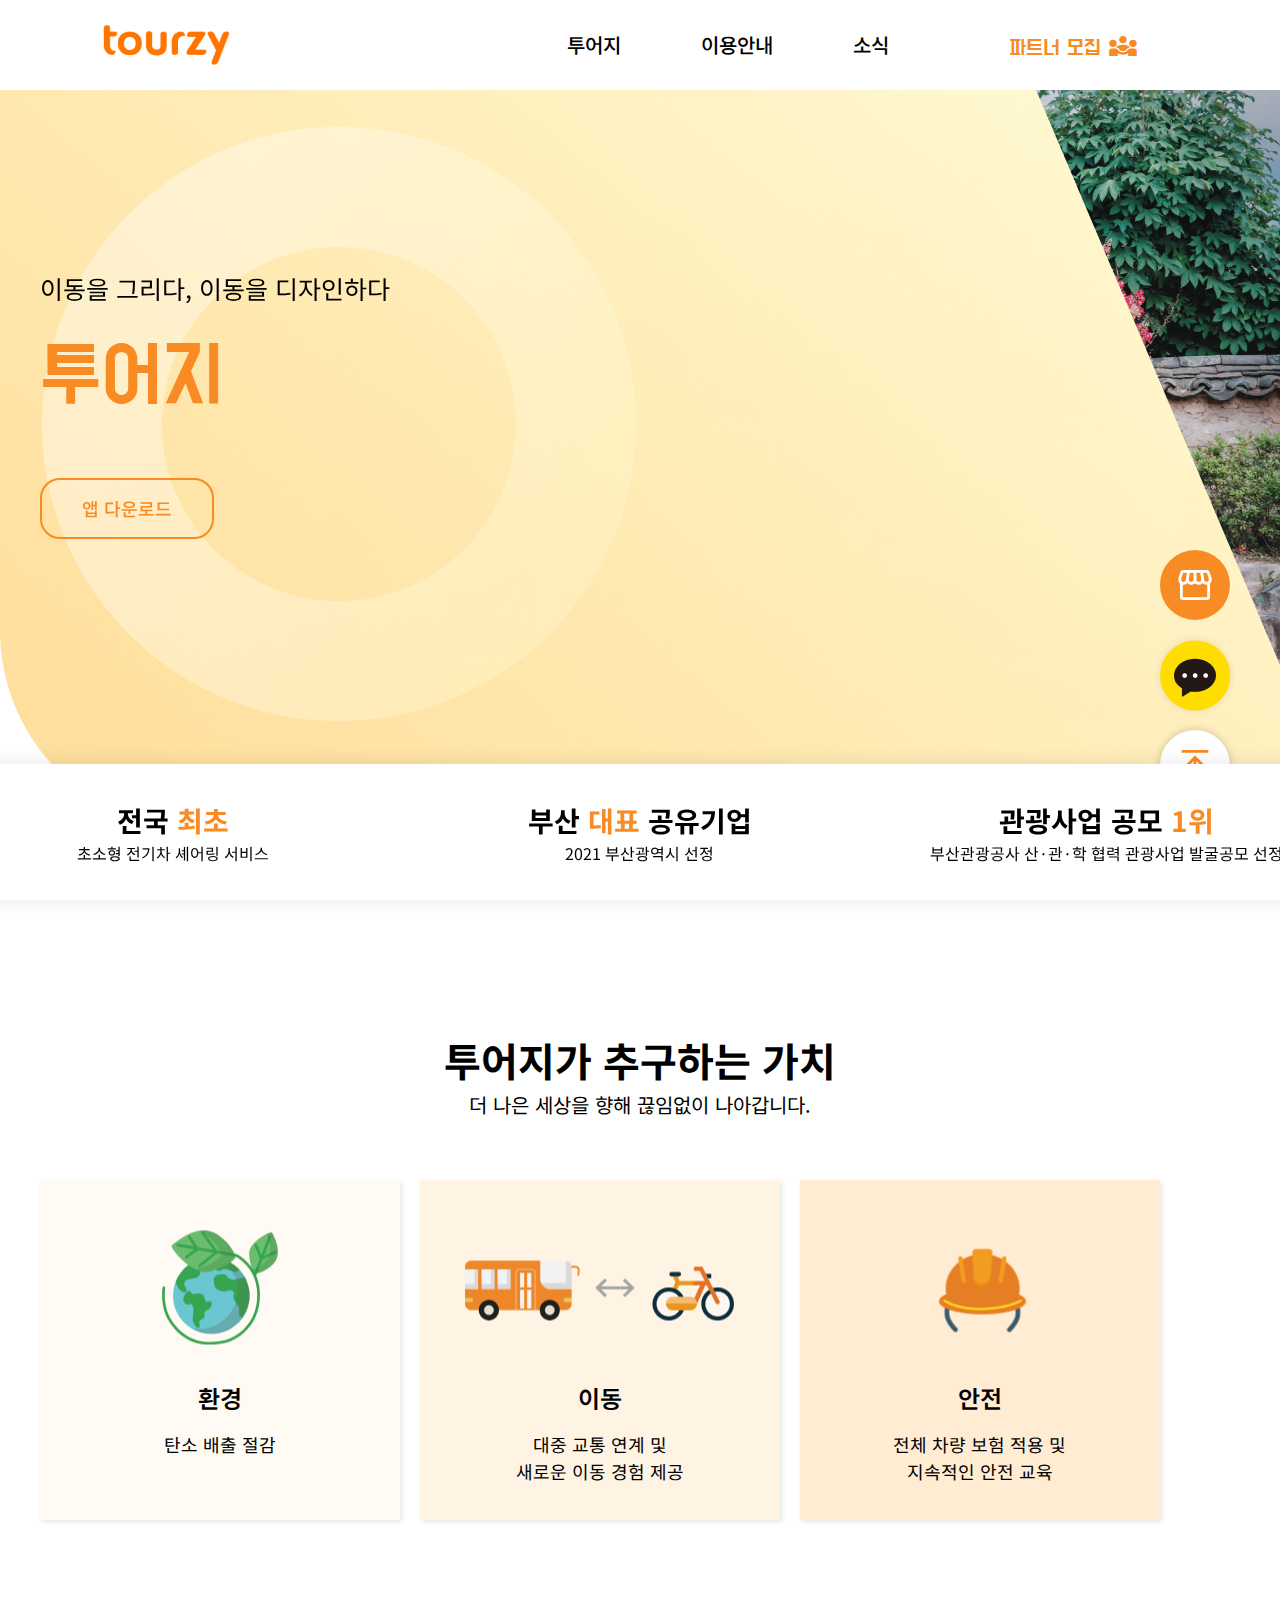
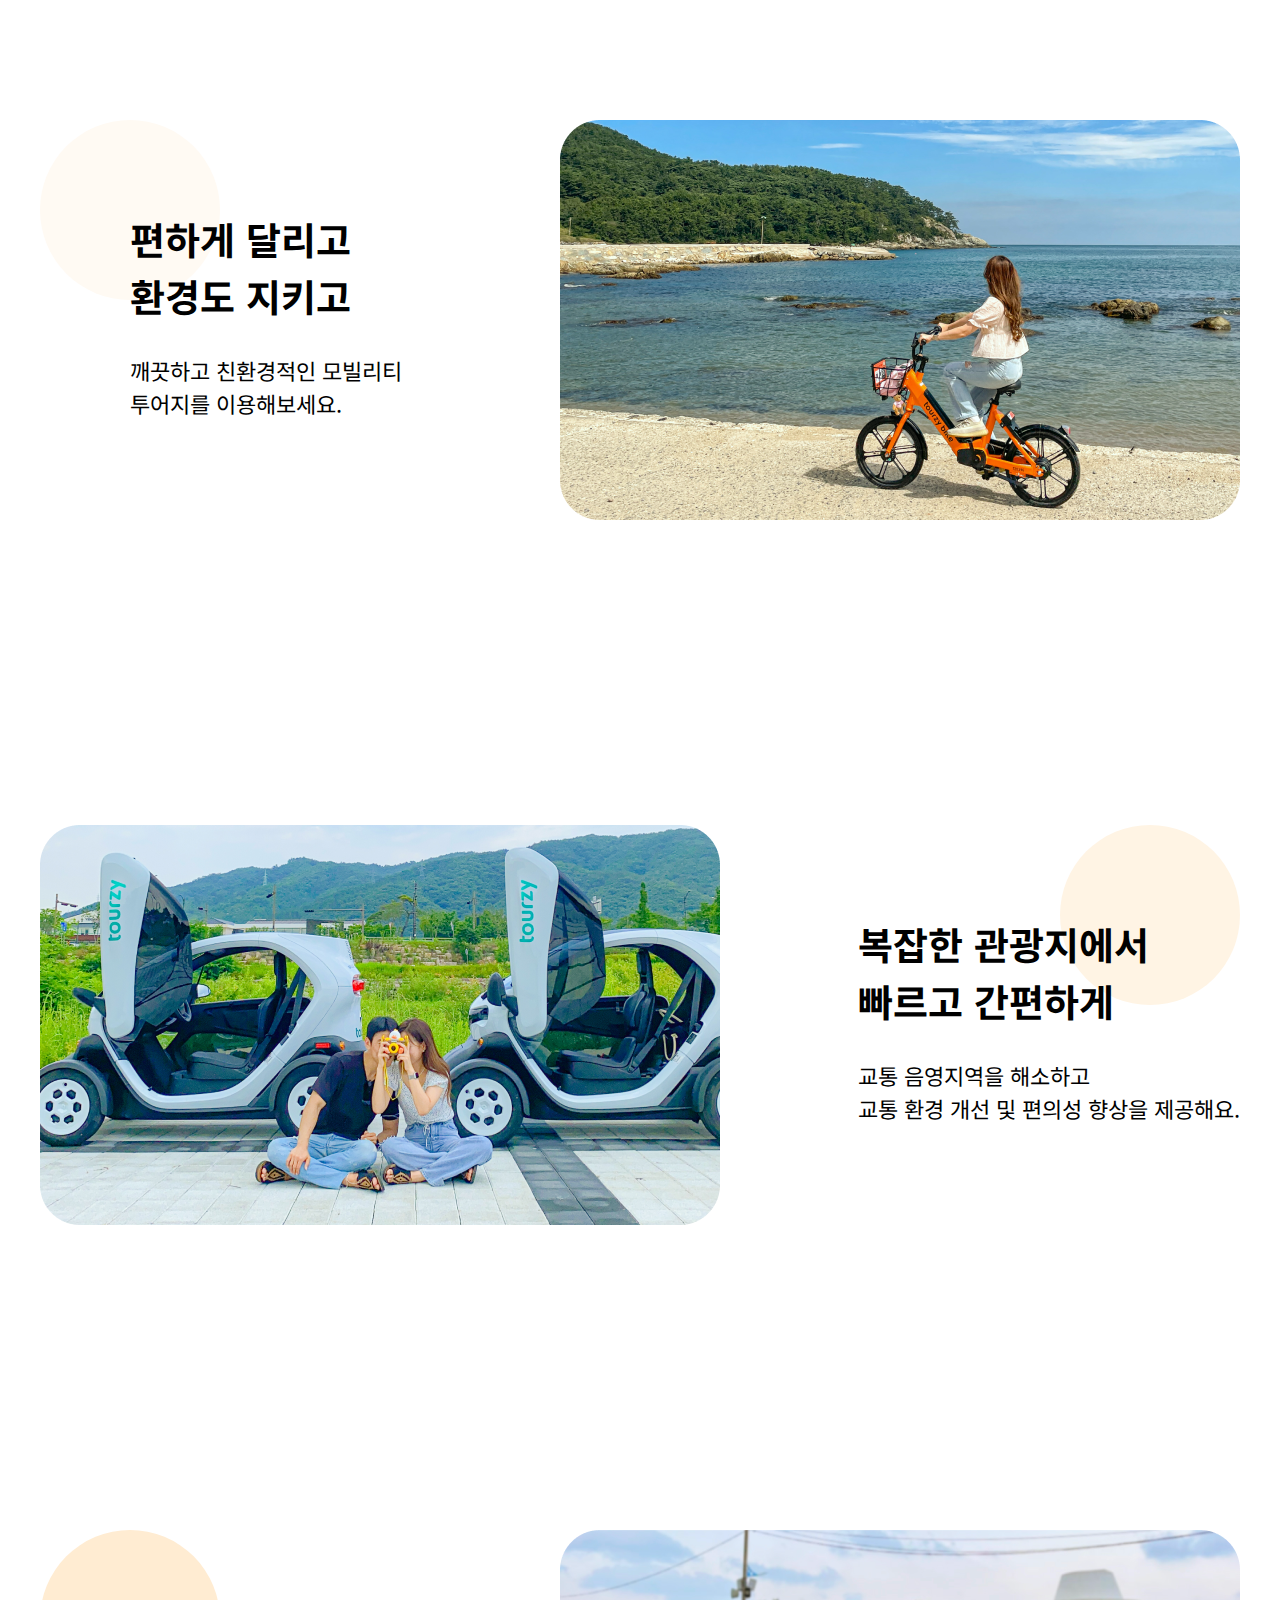
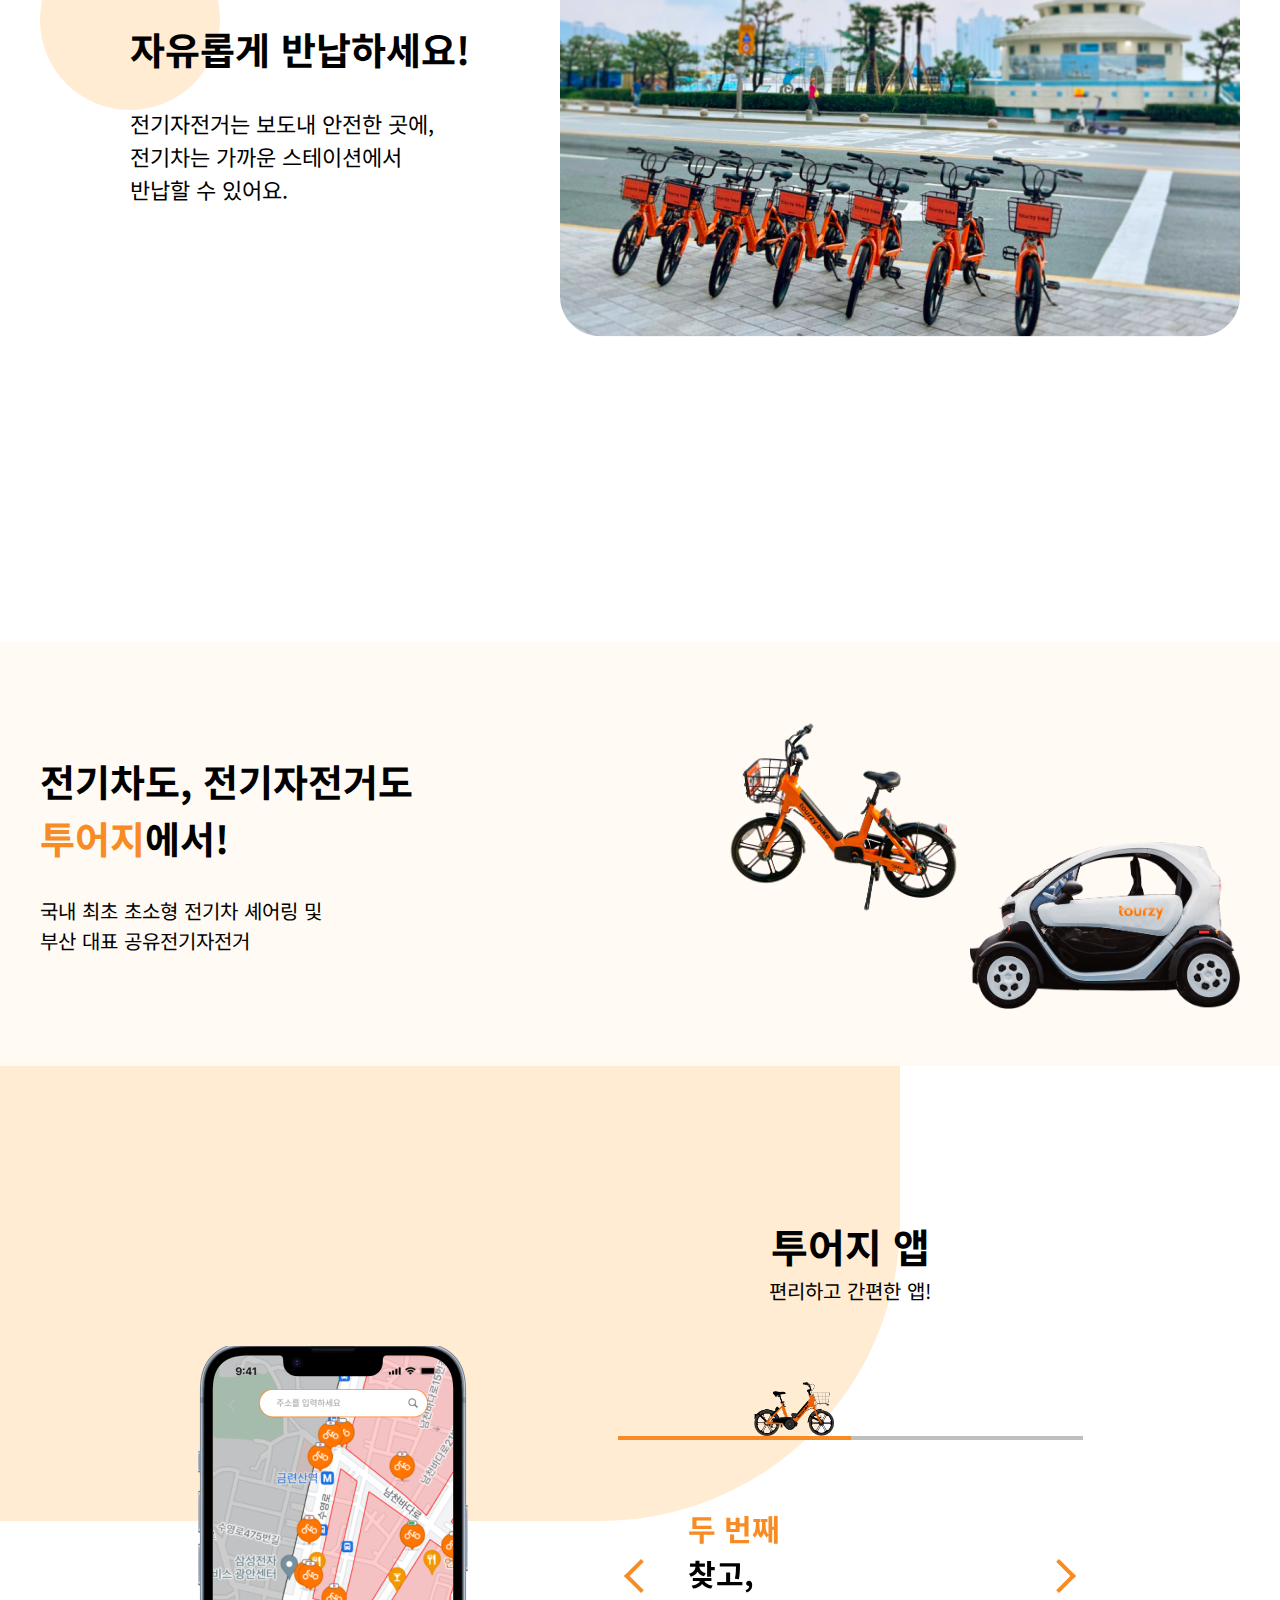
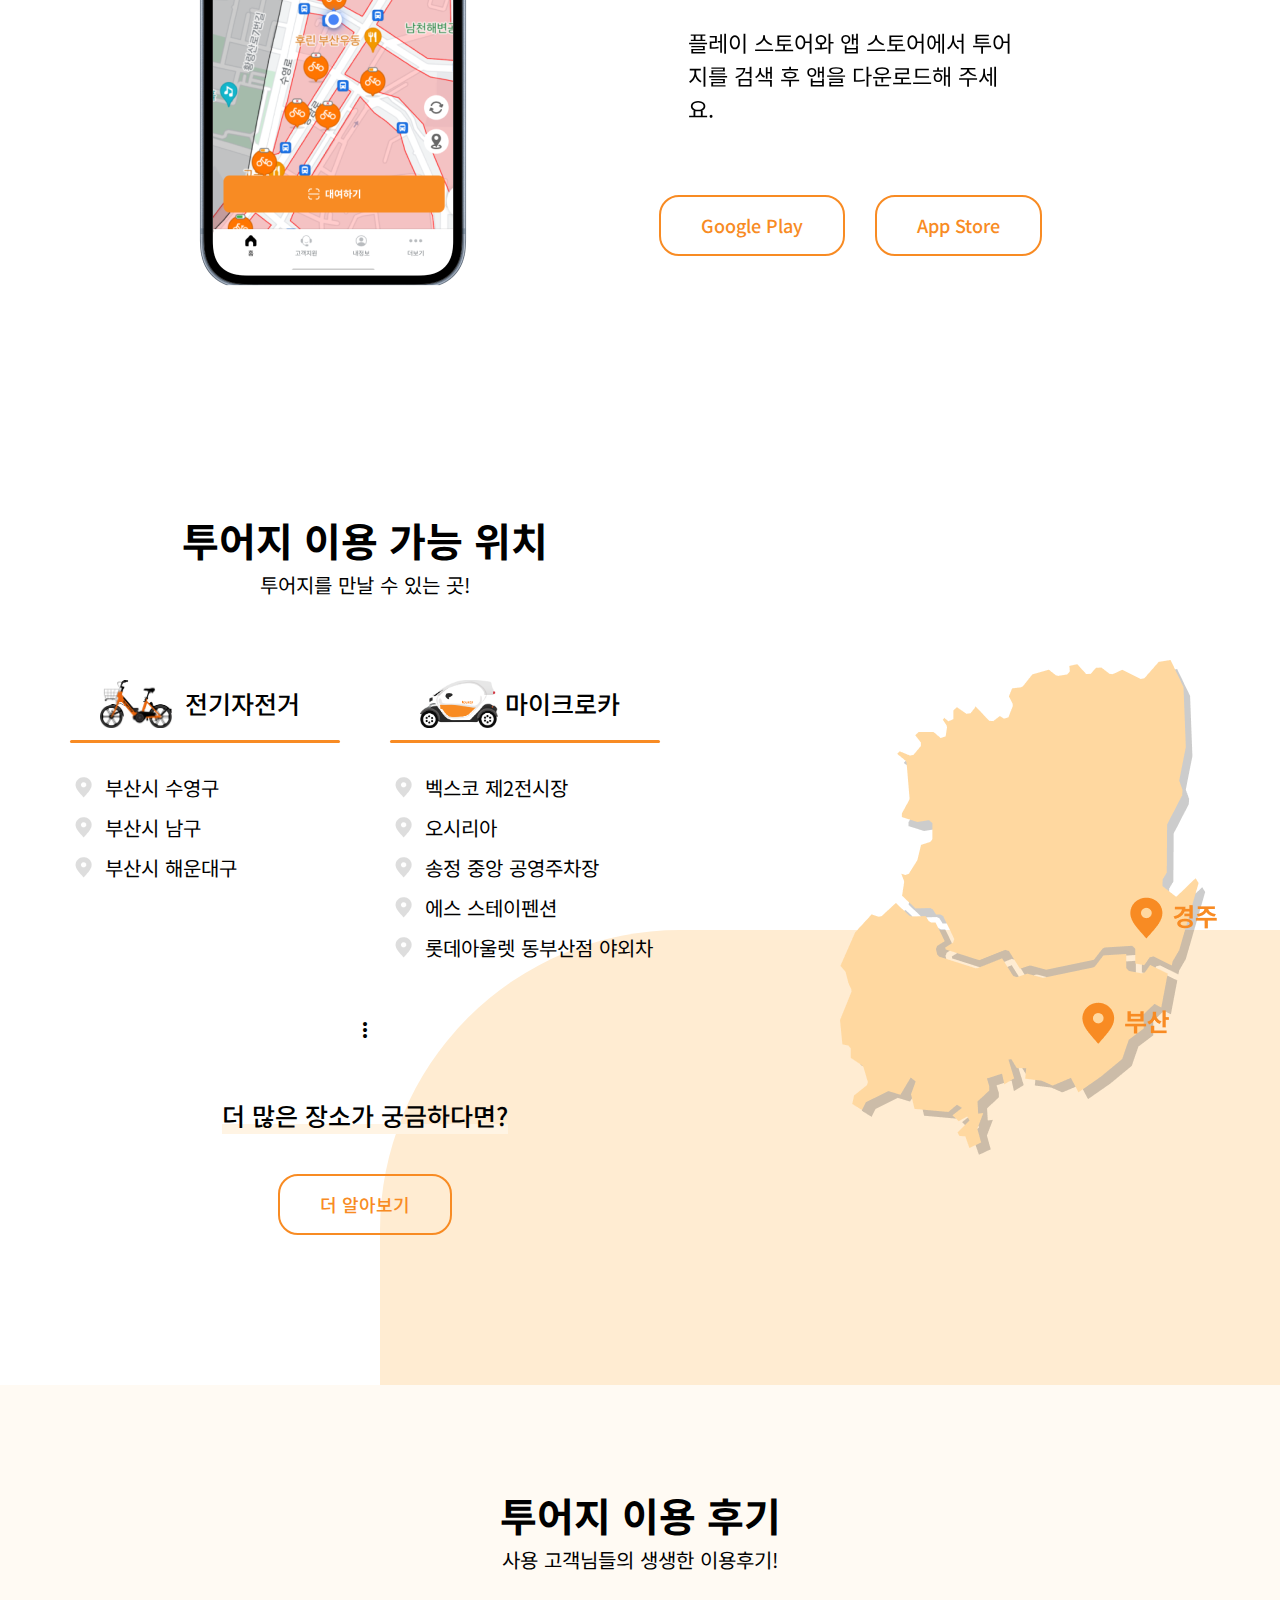
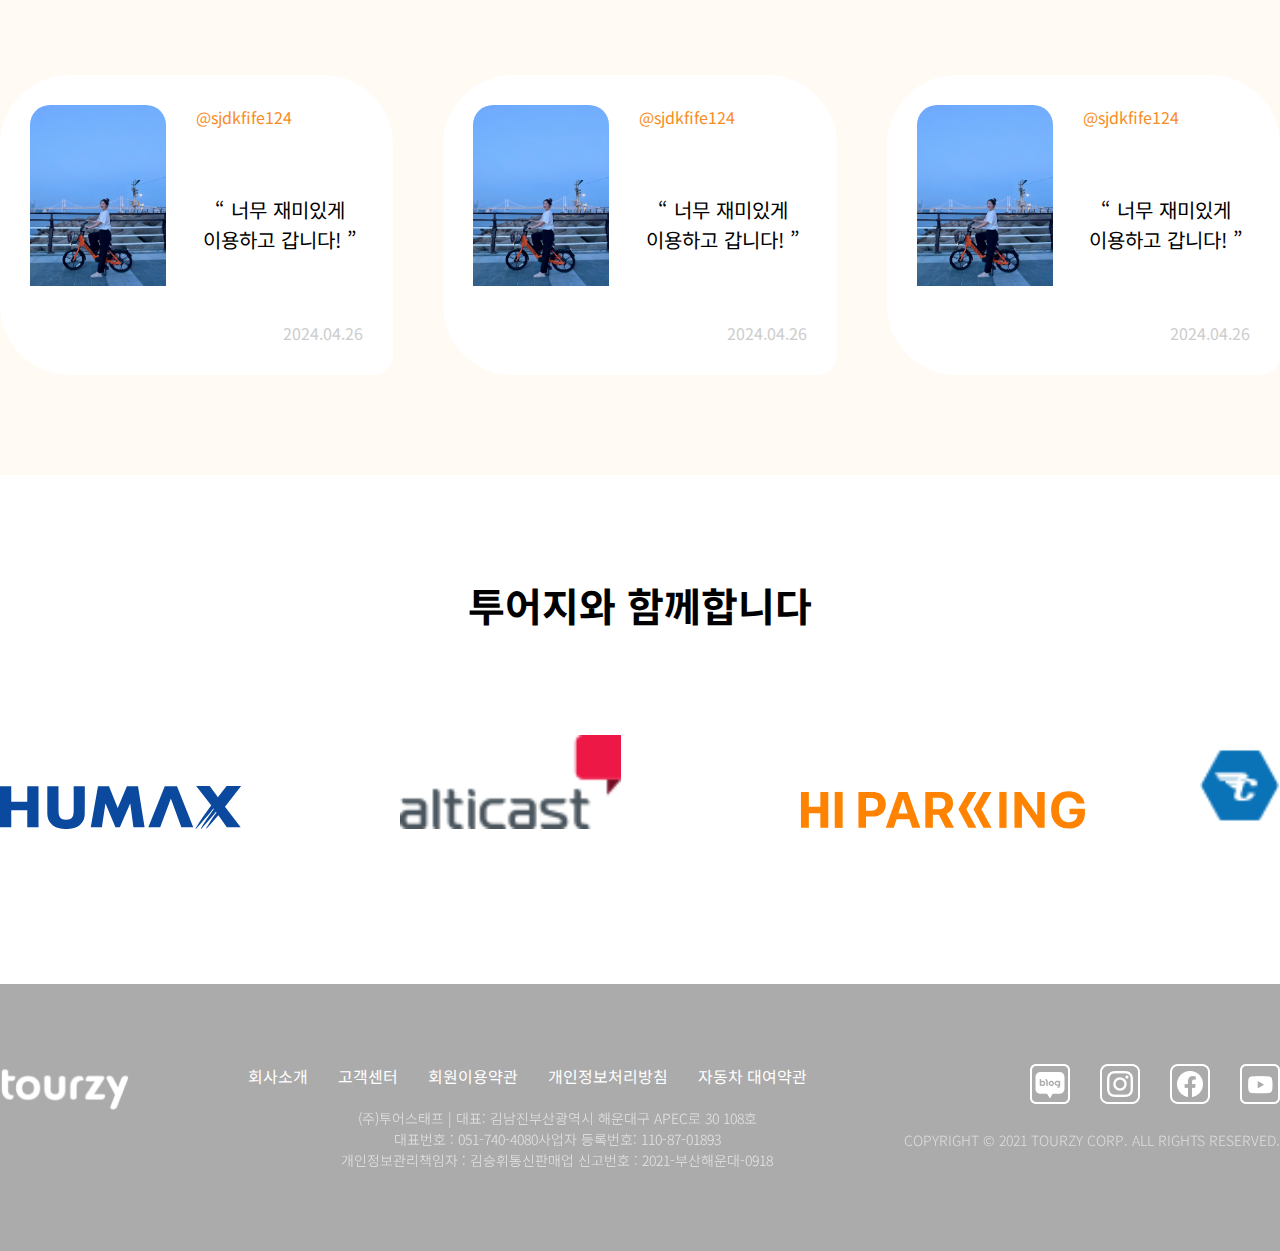
<file: index.html>
<!DOCTYPE html>
<html lang="ko">

<head>
  <meta charset="UTF-8">
  <meta name="viewport" content="width=device-width, initial-scale=1.0">
  <title>투어지</title>

  <!-- meta -->
  <meta name="keywords" content="투어지">
  <meta name="description" content="이동을 그리다, 이동을 디자인하다, 투어지">

  <!-- pavicon -->
  <link rel="shortcut icon" href="img/common/favicon.ico" type="image/x-icon">

  <!-- og -->
  <meta property="og:type" content="website">
  <meta property="og:url" content="http://58.239.58.243:50101/kdt2024/project/b/site">
  <meta property="og:image" content="투어지">
  <meta property="og:title" content="투어지">
  <meta property="og:description" content="이동을 그리다, 이동을 디자인하다, 투어지">

  <!-- font -->
  <link href="https://fonts.googleapis.com/css2?family=Noto+Sans+KR:wght@100..900&display=swap" rel="stylesheet">
  <link href="https://fonts.googleapis.com/css2?family=Do+Hyeon&display=swap" rel="stylesheet">
  <link rel="stylesheet"
    href="https://fonts.googleapis.com/css2?family=Material+Symbols+Outlined:opsz,wght,FILL,GRAD@24,400,0,0" />

  <!-- css -->
  <link rel="stylesheet" href="css/reset.css">
  <link rel="stylesheet" href="css/swiper-bundle.min.css">
  <link href="https://unpkg.com/aos@2.3.1/dist/aos.css" rel="stylesheet">
  <link rel="stylesheet" href="css/common.css">
  <link rel="stylesheet" href="css/main.css">

  <!-- js -->
  <script src="js/jquery-3.6.0.min.js"></script>
  <script src="js/swiper-bundle.min.js"></script>
  <script src="https://unpkg.com/aos@2.3.1/dist/aos.js"></script>
  <script src="js/common.js"></script>
  <script src="js/main.js"></script>
</head>

<body>
  <div id="wrap">
    <header id="header">
      <div class="inner">
        <h1><a href="index.html"><img src="img/common/logo.png" alt="tourzy"></a></h1>

        <nav>
          <ul class="gnb">
            <li><a href="sub/company.html">투어지</a>
              <ul class="depth2">
                <li><a href="sub/company.html">회사 소개</a></li>
                <li><a href="sub/mobility.html">모빌리티 소개</a></li>
              </ul>
            </li>
            <li><a href="sub/use.html">이용안내</a>
              <ul class="depth2">
                <li><a href="sub/use.html#fee">이용 요금</a></li>
                <li><a href="sub/use.html#method">이용 방법</a></li>
                <li><a href="sub/use.html#location">이용 가능 지역</a></li>
                <li><a href="sub/use.html#recommend">추천 여행지</a></li>
              </ul>
            </li>
            <li><a href="sub/news.html">소식</a>
              <ul class="depth2">
                <li><a href="sub/news.html?sectionId=news">뉴스</a></li>
                <li><a href="sub/news.html?sectionId=event">이벤트</a></li>
                <li><a href="sub/news.html?sectionId=review">후기</a></li>
              </ul>
            </li>
            <div class="partner"><a href="sub/franchise.html">파트너 모집 <span class="material-symbols-outlined">
                  diversity_3
                </span></a></div>
          </ul>


        </nav>

        <span class="ham_menu material-symbols-outlined">
          menu
        </span>
      </div>

      <div class="depth2_bg"></div>

    </header>

    <div class="ham">
      <span class="close material-symbols-outlined">
        close
      </span>

      <ul class="ham_gnb">
        <li><a href="sub/company.html">투어지<span class="material-symbols-outlined">
              chevron_right
            </span></a>
          <ul class="ham_depth2">
            <li><a href="sub/company.html">회사 소개</a></li>
            <li><a href="sub/mobility.html">모빌리티 소개</a></li>
          </ul>
        </li>
        <li><a href="sub/franchise.html">파트너 모집<span class="material-symbols-outlined">
              chevron_right
            </span></a></li>
        <li><a href="sub/use.html">이용안내<span class="material-symbols-outlined">
              chevron_right
            </span></a>
          <ul class="ham_depth2">
            <li><a href="sub/use.html#fee">이용 요금</a></li>
            <li><a href="sub/use.html#method">이용 방법</a></li>
            <li><a href="sub/use.html#location">이용 가능 지역</a></li>
            <li><a href="sub/use.html#recommend">추천 여행지</a></li>
          </ul>
        </li>
        <li><a href="sub/news.html">소식<span class="material-symbols-outlined">
              chevron_right
            </span></a>
          <ul class="ham_depth2">
            <li><a href="sub/news.html?sectionId=news">뉴스</a></li>
            <li><a href="sub/news.html?sectionId=event">이벤트</a></li>
            <li><a href="sub/news.html?sectionId=review">후기</a></li>
          </ul>
        </li>
      </ul>
    </div>


    <main>
      <section id="mv">
        <div class="mv_main"><img src="img/main/mv_main.png"></div>
        <div class="inner">
          <div class="mv_maintxt">
            <p>이동을 그리다, 이동을 디자인하다</p>
            <h2>투어지</h2>
            <div class="more"><a href="">앱 다운로드</a></div>
          </div>
        </div>

        <div class="swiper swiper_mv">
          <ul class="swiper-wrapper">
            <li class="swiper-slide mv_picture1"><!-- <img src="img/main/mv_picture1.png"> --></li>
            <li class="swiper-slide mv_picture2"><!-- <img src="img/main/mv_picture2.png"> --></li>
          </ul>
        </div>

        <div class="keywords">
          <dl>
            <dt>전국 <span>최초</span></dt>
            <dd>초소형 전기차 셰어링 서비스 </dd>
          </dl>
          <dl>
            <dt>부산 <span>대표</span> 공유기업</dt>
            <dd>2021 부산광역시 선정</dd>
          </dl>
          <dl>
            <dt>관광사업 공모 <span>1위</span></dt>
            <dd>부산관광공사 산&middot;관&middot;학 협력 관광사업 발굴공모 선정</dd>
          </dl>
        </div>
      </section>

      <section id="value">
        <div class="inner">
          <div class="title">
            <h2>투어지가 추구하는 가치</h2>
            <p>더 나은 세상을 향해 끊임없이 나아갑니다.</p>
          </div>

          <div class="contents">
            <dl style="background-color: #FFFAF3;">
              <div><img src="./img/main/value_1.png" alt="지구 환경 아이콘"></div>
              <dt>환경</dt>
              <dd>탄소 배출 절감</dd>
            </dl>
            <dl style="background-color: #FFF4E4;">
              <div><img src="./img/main/value_2.png" alt="버스, 좌우화살표, 자전거 아이콘"></div>
              <dt>이동</dt>
              <dd>대중 교통 연계 및<br>
                새로운 이동 경험 제공</dd>
            </dl>
            <dl style="background-color: #FFECD2;">
              <div><img src="./img/main/value_3.png" alt="안전모 아이콘"></div>
              <dt>안전</dt>
              <dd>전체 차량 보험 적용 및<br>
                지속적인 안전 교육</dd>
            </dl>
          </div>


        </div>
      </section>

      <section id="intro">
        <div class="inner">
          <ul>
            <dl>
              <dt class="intro_1">편하게 달리고<br>
                환경도 지키고</dt>
              <dd>깨끗하고 친환경적인 모빌리티<br>
                투어지를 이용해보세요.</dd>
            </dl>
            <li><img src="./img/main/intro_1.png" alt=""></li>
          </ul>

          <ul>
            <li><img src="./img/main/intro_2.png" alt=""></li>
            <dl>
              <dt class="intro_2">복잡한 관광지에서<br>
                빠르고 간편하게</dt>
              <dd>교통 음영지역을 해소하고<br>
                교통 환경 개선 및 편의성 향상을 제공해요.</dd>
            </dl>
          </ul>

          <ul>
            <dl>
              <dt class="intro_3">자유롭게 반납하세요!</dt>
              <dd>전기자전거는 보도내 안전한 곳에,<br>
                전기차는 가까운 스테이션에서<br>
                반납할 수 있어요.</dd>
            </dl>
            <li><img src="./img/main/intro_3.png" alt=""></li>
          </ul>
        </div>
      </section>

      <section id="banner">
        <div class="inner">
          <dl>
            <dt>전기차도, 전기자전거도<br>
              <span>투어지</span>에서!
            </dt>
            <dd>국내 최초 초소형 전기차 셰어링 및<br>
              부산 대표 공유전기자전거</dd>
          </dl>

          <ul>
            <li class="bike"><img src="./img/common/bike.png" alt="투어지 자전거 사진"></li>
            <li class="car"><img src="./img/common/car.png" alt="투어지 전기차 사진"></li>
          </ul>
        </div>
      </section>

      <section id="how">
        <div class="inner">
          <div class="phone">
            <div class="phone_frame"><img src="./img/main/how_frame.png" alt="스마트폰 목업"></div>

            <div class="swiper swiper_how_left">
              <ul class="swiper-wrapper">
                <li class="swiper-slide"><img src="img/main/how_phone1.png" alt="모바일 앱 설치화면"></li>
                <li class="swiper-slide"><img src="img/main/how_phone2.png" alt="모바일 바이크 지도화면"></li>
                <li class="swiper-slide"><img src="img/main/how_phone3.png" alt="모바일 QR인식화면"></li>
                <li class="swiper-slide"><img src="img/main/how_phone4.png" alt=""></li>
              </ul>

              <div class="swiper-pagination"></div>
            </div>
          </div>

          <div class="how_right">
            <div class="title">
              <h2>투어지 앱</h2>
              <p>편리하고 간편한 앱!</p>
            </div>

            <div class="how_contents">
              <div class="pagination_bike"><img src="img/common/bike_illust_right.png"></div>
              <div class="swiper swiper_how_right">
                <ul class="swiper-wrapper">
                  <li class="swiper-slide">
                    <h3><span>첫 번째</span><br> 다운로드하고,</h3>
                    <p>플레이 스토어와 앱 스토어에서<br>
                      투어지를 검색 후 앱을 다운로드해 주세요.</p>
                  </li>
                  <li class="swiper-slide">
                    <h3><span>두 번째</span><br> 찾고,</h3>
                    <p>플레이 스토어와 앱 스토어에서
                      투어지를 검색 후 앱을 다운로드해 주세요.</p>
                  </li>
                  <li class="swiper-slide">
                    <h3><span>세 번째</span><br> 대여하고,</h3>
                    <p>플레이 스토어와 앱 스토어에서
                      투어지를 검색 후 앱을 다운로드해 주세요.</p>
                  </li>
                  <li class="swiper-slide">
                    <h3><span>마지막 </span><br>반납하면 끝!</h3>
                    <p>플레이 스토어와 앱 스토어에서
                      투어지를 검색 후 앱을 다운로드해 주세요.</p>
                  </li>
                </ul>

                <div class="swiper-pagination"></div>
                <div class="swiper-button-next"></div>
                <div class="swiper-button-prev"></div>

              </div>
            </div>

            <ul class="how_button">
              <li class="more"><a href="#">Google Play</a></li>
              <li class="more"><a href="#">App Store</a></li>
            </ul>
          </div>
        </div>
      </section>

      <section id="site">
        <div class="inner">
          <div class="site_left">
            <div class="title">
              <h2>투어지 이용 가능 위치</h2>
              <p>투어지를 만날 수 있는 곳!</p>
            </div>

            <div class="site_list">
              <dl class="bike">
                <dt>전기자전거</dt>
                <dd>부산시 수영구</dd>
                <dd>부산시 남구</dd>
                <dd>부산시 해운대구</dd>
              </dl>
              <dl class="car">
                <dt>마이크로카</dt>
                <dd>벡스코 제2전시장</dd>
                <dd>오시리아</dd>
                <dd>송정 중앙 공영주차장</dd>
                <dd>에스 스테이펜션</dd>
                <dd>롯데아울렛 동부산점 야외차</dd>
              </dl>
            </div>

            <span class="material-symbols-outlined">
              more_vert
            </span><br>
            <p>더 많은 장소가 궁금하다면?</p>
            <div class="more"><a href="#">더 알아보기</a></div>
          </div>

          <div class="site_right">
            <div><img src="img/main/site_map.png" alt="경상도 지도 그림"></div>
          </div>
        </div>
      </section>

      <section id="review">
        <div class="title">
          <h2>투어지 이용 후기</h2>
          <p>사용 고객님들의 생생한 이용후기!</p>
        </div>

        <div class="swiper swiper_review">
          <ul class="swiper-wrapper">
            <li class="swiper-slide">
              <div class="picture">
                <div class="picture_frame">
                  <img src="img/main/review_1.jpeg" alt="후기 사진 1">
                </div>
              </div>
              <div class="txt">
                <p>@sjdkfife124</p>
                <p>“ 너무 재미있게<br>
                  이용하고 갑니다! ”</p>
                <p>2024.04.26</p>
              </div>
            </li>
            <li class="swiper-slide">
              <div class="picture">
                <div class="picture_frame">
                  <img src="img/main/review_1.jpeg" alt="후기 사진 1">
                </div>
              </div>
              <div class="txt">
                <p>@sjdkfife124</p>
                <p>“ 너무 재미있게<br>
                  이용하고 갑니다! ”</p>
                <p>2024.04.26</p>
              </div>
            </li>
            <li class="swiper-slide">
              <div class="picture">
                <div class="picture_frame">
                  <img src="img/main/review_1.jpeg" alt="후기 사진 1">
                </div>
              </div>
              <div class="txt">
                <p>@sjdkfife124</p>
                <p>“ 너무 재미있게<br>
                  이용하고 갑니다! ”</p>
                <p>2024.04.26</p>
              </div>
            </li>
            <li class="swiper-slide">
              <div class="picture">
                <div class="picture_frame">
                  <img src="img/main/review_1.jpeg" alt="후기 사진 1">
                </div>
              </div>
              <div class="txt">
                <p>@sjdkfife124</p>
                <p>“ 너무 재미있게<br>
                  이용하고 갑니다! ”</p>
                <p>2024.04.26</p>
              </div>
            </li>
            <li class="swiper-slide">
              <div class="picture">
                <div class="picture_frame">
                  <img src="img/main/review_1.jpeg" alt="후기 사진 1">
                </div>
              </div>
              <div class="txt">
                <p>@sjdkfife124</p>
                <p>“ 너무 재미있게<br>
                  이용하고 갑니다! ”</p>
                <p>2024.04.26</p>
              </div>
            </li>
          </ul>
        </div>
      </section>

      <section id="with">
        <div class="title">
          <h2>투어지와 함께합니다</h2>
        </div>

        <div class="with_logo">
          <div>
            <ul>
              <li><img src="img/main/with01_humax.svg" alt="humax"></li>
              <li><img src="img/main/with02_alticast.svg" alt="alticast"></li>
              <li><img src="img/main/with03_hiparking.svg" alt="hiparking"></li>
              <li><img src="img/main/with04_car123.svg" alt="car123"></li>
              <li><img src="img/main/with05.svg" alt="국토교통부"></li>
              <li><img src="img/main/with06.svg" alt="한국관광공사"></li>
              <li><img src="img/main/with07_renault.png" alt="르노코리아자동차"></li>
              <li><img src="img/main/with08_busan.svg" alt="부산광역시"></li>
              <li><img src="img/main/with09_bmc.svg" alt="부산도시공사"></li>
              <li><img src="img/main/with10_bto.svg" alt="부산관광공사"></li>
              <li><img src="img/main/with11_bexco.svg" alt="bexco"></li>
              <li><img src="img/main/with12.svg" alt="부산시설공단"></li>
            </ul>
          </div>

          <div>
            <ul>
              <li><img src="img/main/with01_humax.svg" alt="humax"></li>
              <li><img src="img/main/with02_alticast.svg" alt="alticast"></li>
              <li><img src="img/main/with03_hiparking.svg" alt="hiparking"></li>
              <li><img src="img/main/with04_car123.svg" alt="car123"></li>
              <li><img src="img/main/with05.svg" alt="국토교통부"></li>
              <li><img src="img/main/with06.svg" alt="한국관광공사"></li>
              <li><img src="img/main/with07_renault.png" alt="르노코리아자동차"></li>
              <li><img src="img/main/with08_busan.svg" alt="부산광역시"></li>
              <li><img src="img/main/with09_bmc.svg" alt="부산도시공사"></li>
              <li><img src="img/main/with10_bto.svg" alt="부산관광공사"></li>
              <li><img src="img/main/with11_bexco.svg" alt="bexco"></li>
              <li><img src="img/main/with12.svg" alt="부산시설공단"></li>
            </ul>
          </div>
        </div>
      </section>
    </main>

    <footer id="footer">
      <div class="inner">

        <div class="footer_logo">
          <img src="img/common/logo.png" alt="tourzy">
        </div>

        <ul class="sns">
          <li><a href="#"><a href="#"><img src="img/common/icon_blog.png" alt="네이버 블로그 바로가기"></a></li>
          <li><a href="#"><img src="img/common/icon_insta.png" alt="인스타그램 바로가기"></a></li>
          <li><a href="#"><img src="img/common/icon_facebook.png" alt="페이스북 바로가기"></a></li>
          <li><a href="#"><img src="img/common/icon_youtube.png" alt="유튜브 바로가기"></a></li>
        </ul>

        <div class="txt">
          <ul class="link">
            <li><a href="#">회사소개</a></li>
            <li><a href="#">고객센터</a></li>
            <li><a href="#">회원이용약관</a></li>
            <li><a href="#">개인정보처리방침</a></li>
            <li><a href="#">자동차 대여약관</a></li>
          </ul>
          <address>
            <ul>
              <li>(주)투어스태프 | 대표: 김남진 <span>|</span> </li>
              <li><span>주소: </span>부산광역시 해운대구 APEC로 30 108호</li>
            </ul>
            <ul>
              <li>대표번호 : 051-740-4080 <span>|</span> </li>
              <li>사업자 등록번호: 110-87-01893</li>
            </ul>
            <ul>
              <li>개인정보관리책임자 : 김승휘 <span>|</span></li>
              <li>통신판매업 신고번호 : 2021-부산해운대-0918</li>
            </ul>
          </address>
        </div>

        <div class="copy">COPYRIGHT © 2021 TOURZY CORP. ALL RIGHTS RESERVED.</div>

      </div>
    </footer>

    <ul class="float_button">
      <li>
        <div>가맹문의</div><a href="#"><span class="material-symbols-outlined">
            storefront
          </span></a>

      </li>
      <li>
        <div>상담하기</div><a href="#"><img src="img/common/button_kakao.png" alt="카톡 상담하기"></a>
      </li>
      <li><a href="#"><span class="material-symbols-outlined">
            vertical_align_top
          </span></a></li>
    </ul>
  </div>
</body>
<script>
  AOS.init();
  AOS.init({
    disable: function () {
      var maxWidth = 800;
      return window.innerWidth < maxWidth;
    }
  });
</script>

</html>
</file>
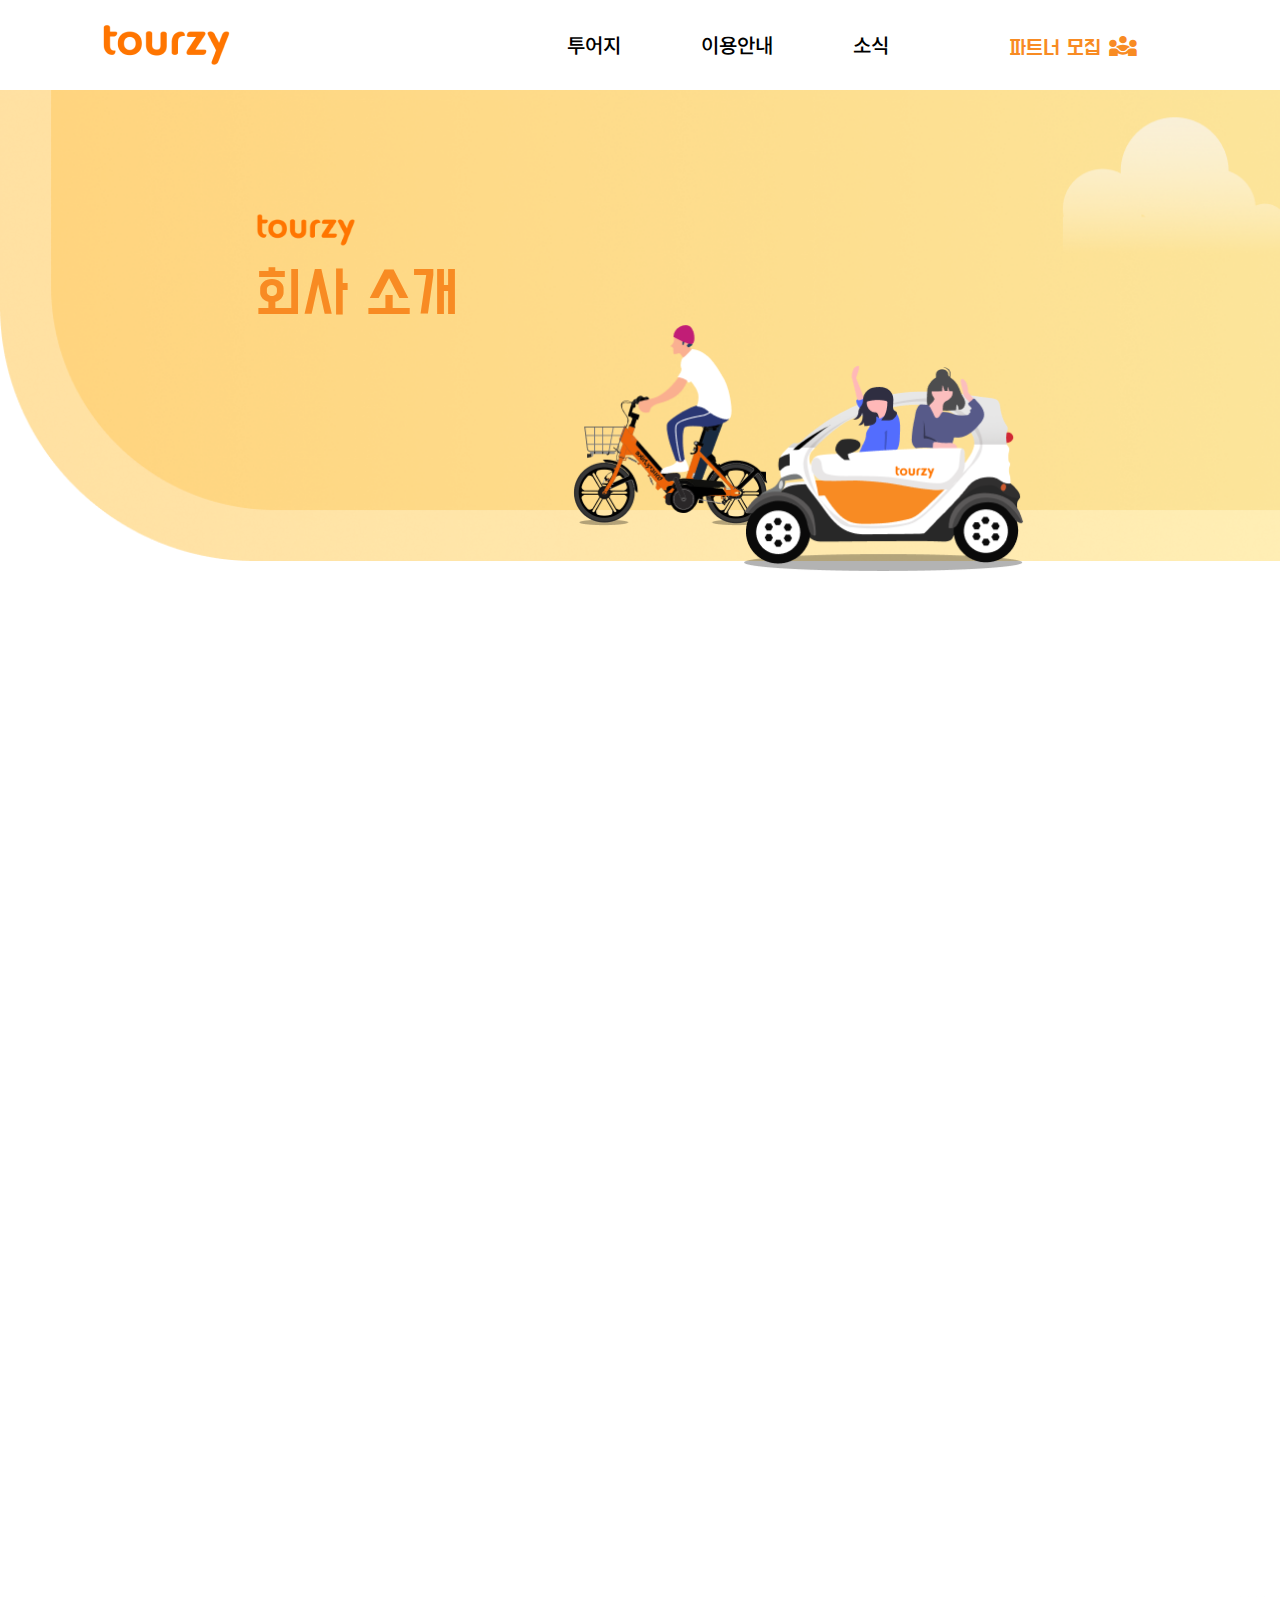
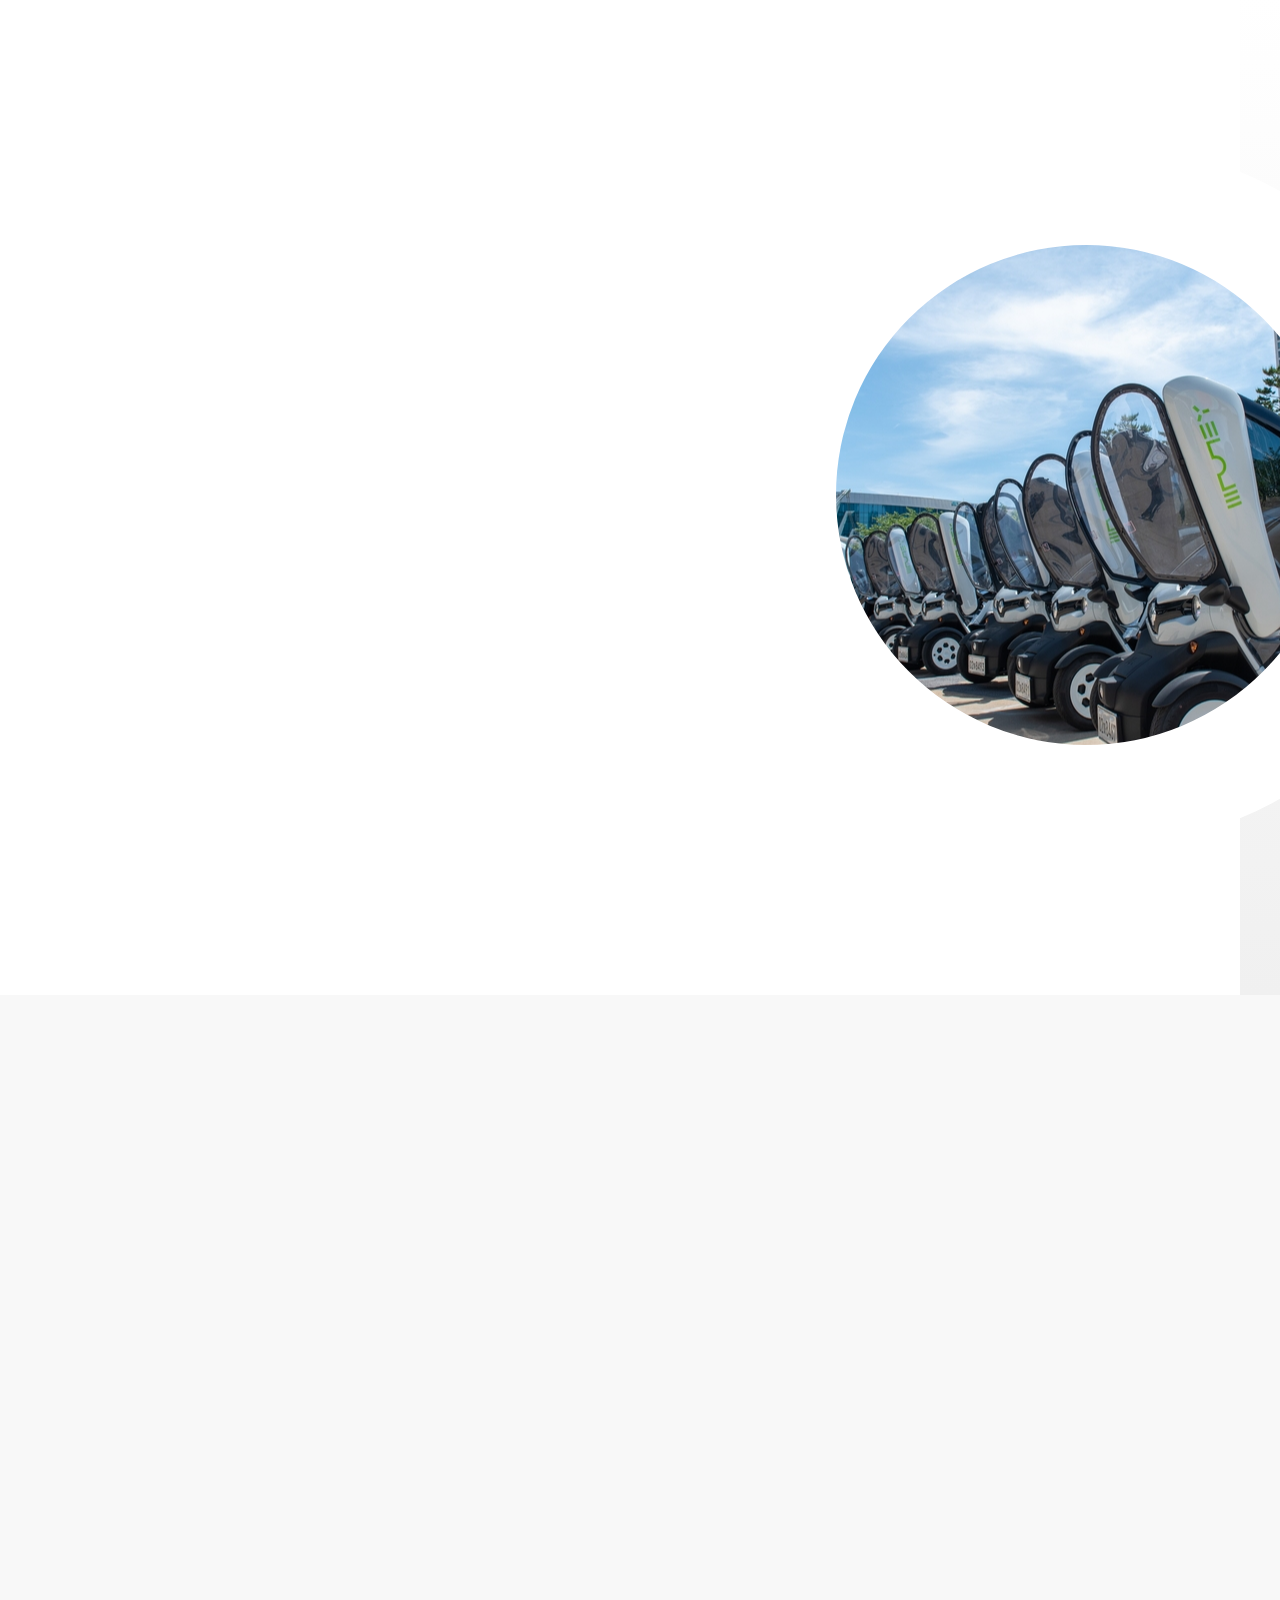
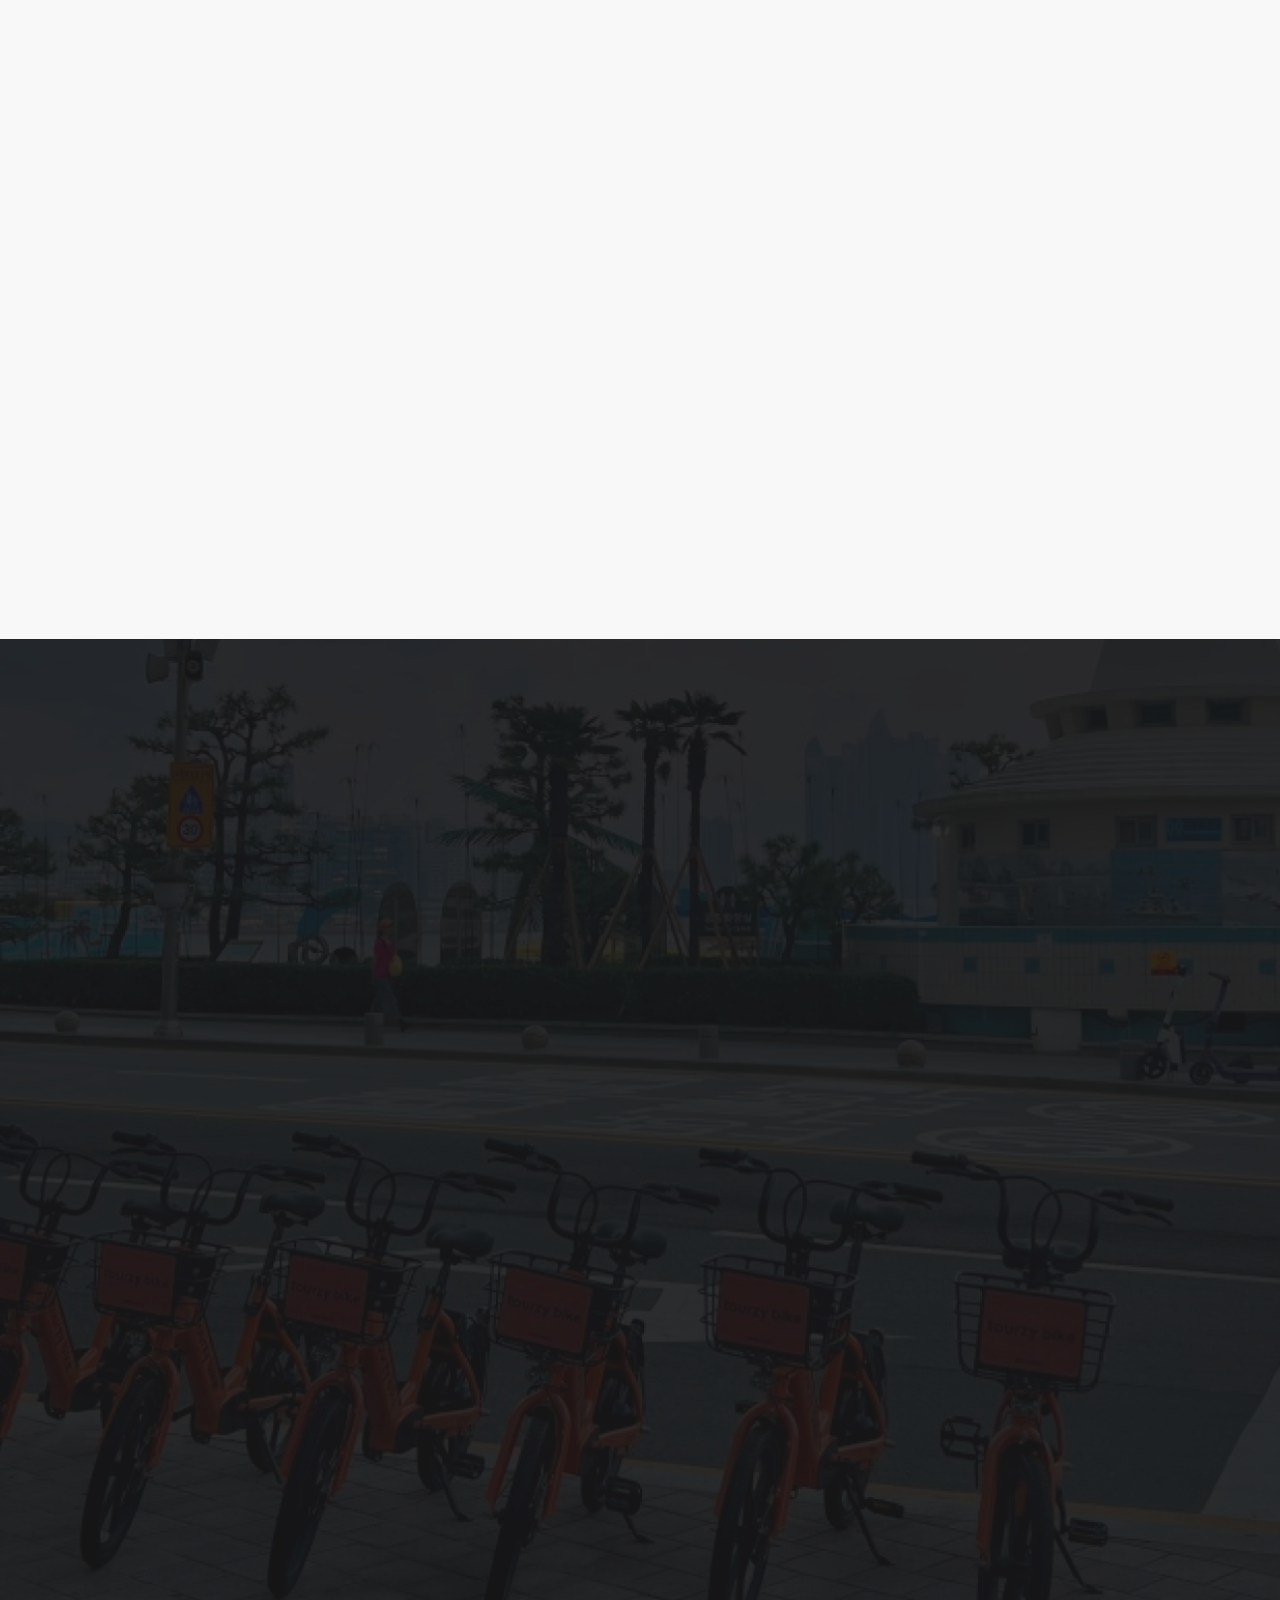
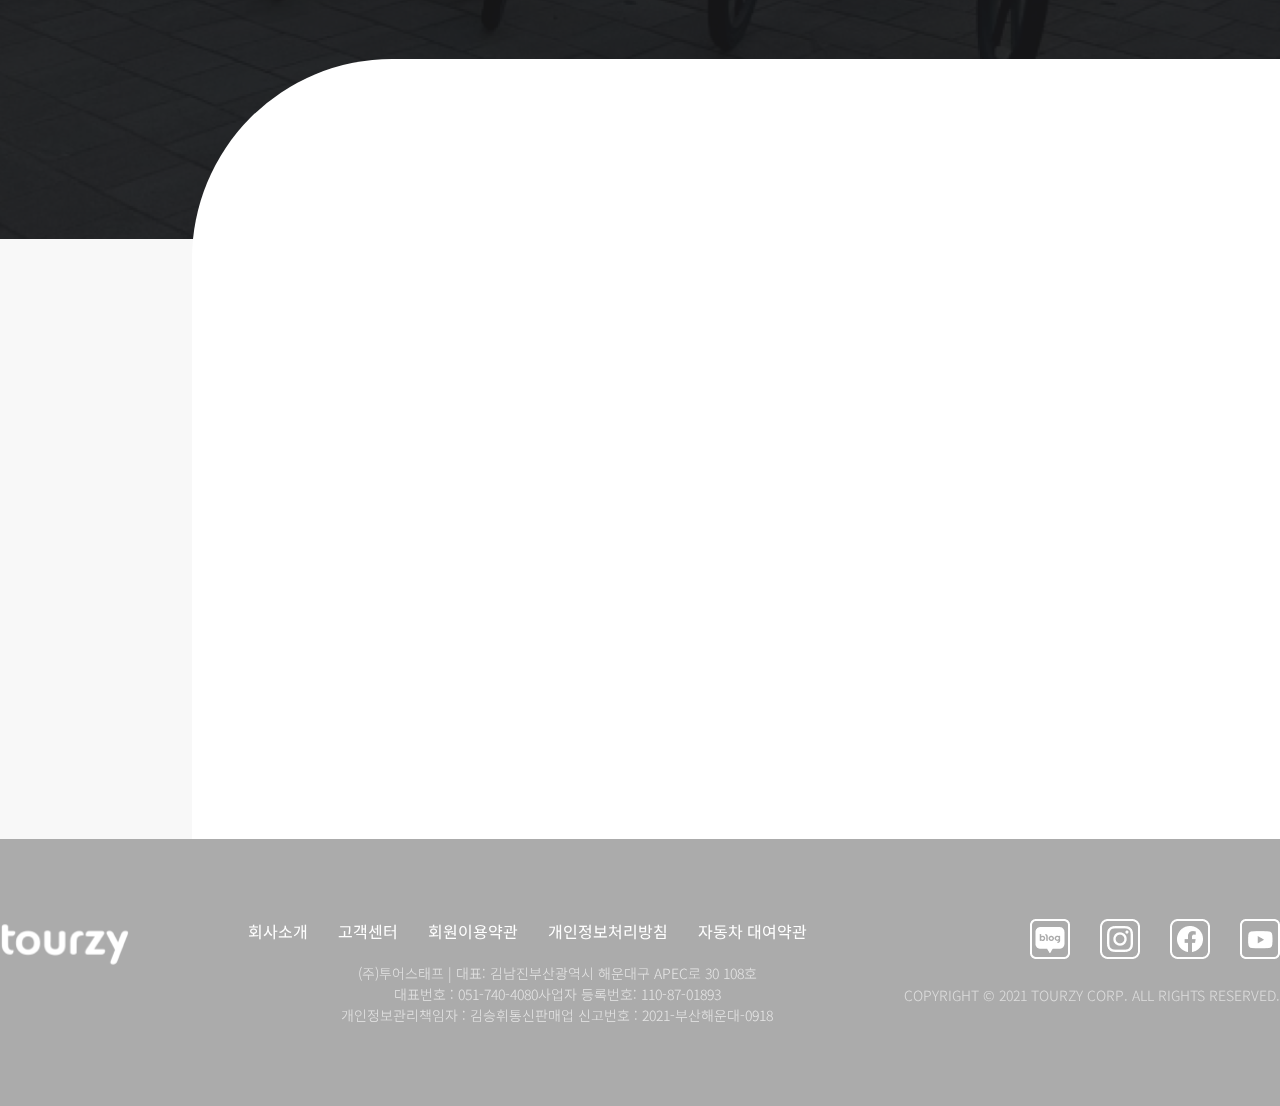
<file: sub/company.html>
<!DOCTYPE html>
<html lang="ko">

<head>
  <meta charset="UTF-8">
  <meta name="viewport" content="width=device-width, initial-scale=1.0">
  <title>회사소개</title>

  <!-- meta -->
  <meta name="keywords" content="투어지">
  <meta name="description" content="이동을 그리다, 이동을 디자인하다, 투어지">

  <!-- pavicon -->
  <link rel="shortcut icon" href="../img/common/favicon.ico" type="image/x-icon">

  <!-- og -->
  <meta property="og:type" content="website">
  <meta property="og:url" content="http://58.239.58.243:50101/kdt2024/project/b/site">
  <meta property="og:image" content="투어지">
  <meta property="og:title" content="투어지">
  <meta property="og:description" content="이동을 그리다, 이동을 디자인하다, 투어지">

  <!-- font -->
  <link href="https://fonts.googleapis.com/css2?family=Noto+Sans+KR:wght@100..900&display=swap" rel="stylesheet">
  <link href="https://fonts.googleapis.com/css2?family=Do+Hyeon&display=swap" rel="stylesheet">
  <link rel="stylesheet"
    href="https://fonts.googleapis.com/css2?family=Material+Symbols+Outlined:opsz,wght,FILL,GRAD@24,400,0,0" />

  <!-- css -->
  <link rel="stylesheet" href="../css/reset.css">
  <link href="https://unpkg.com/aos@2.3.1/dist/aos.css" rel="stylesheet">
  <link rel="stylesheet" href="../css/common.css">
  <link rel="stylesheet" href="../css/company.css">

  <!-- js -->
  <script src="../js/jquery-3.6.0.min.js"></script>
  <script src="https://unpkg.com/aos@2.3.1/dist/aos.js"></script>
  <script src="../js/common.js"></script>
  <script src="../js/company.js"></script>


</head>

<body>
  <div id="wrap">
    <header id="header">
      <div class="inner">
        <h1><a href="../index.html"><img src="../img/common/logo.png" alt="tourzy"></a></h1>

        <nav>
          <ul class="gnb">
            <li><a href="../sub/company.html">투어지</a>
              <ul class="depth2">
                <li><a href="../sub/company.html">회사 소개</a></li>
                <li><a href="../sub/mobility.html">모빌리티 소개</a></li>
              </ul>
            </li>
            <li><a href="../sub/use.html">이용안내</a>
              <ul class="depth2">
                <li><a href="../sub/use.html#fee">이용 요금</a></li>
                <li><a href="../sub/use.html#method">이용 방법</a></li>
                <li><a href="../sub/use.html#location">이용 가능 지역</a></li>
                <li><a href="../sub/use.html#recommend">추천 여행지</a></li>
              </ul>
            </li>
            <li><a href="../sub/news.html">소식</a>
              <ul class="depth2">
                <li><a href="../sub/news.html?sectionId=news">뉴스</a></li>
                <li><a href="../sub/news.html?sectionId=event">이벤트</a></li>
                <li><a href="../sub/news.html?sectionId=review">후기</a></li>
              </ul>
            </li>
            <div class="partner"><a href="../sub/franchise.html">파트너 모집 <span class="material-symbols-outlined">
                  diversity_3
                </span></a></div>
          </ul>
        </nav>

        <span class="ham_menu material-symbols-outlined">
          menu
        </span>
      </div>

      <div class="depth2_bg"></div>

    </header>

    <div class="ham">
      <span class="close material-symbols-outlined">
        close
      </span>

      <ul class="ham_gnb">
        <li><a href="company.html">투어지<span class="material-symbols-outlined">
              chevron_right
            </span></a>
          <ul class="ham_depth2">
            <li><a href="company.html">회사 소개</a></li>
            <li><a href="mobility.html">모빌리티 소개</a></li>
          </ul>
        </li>
        <li><a href="franchise.html">파트너 모집<span class="material-symbols-outlined">
              chevron_right
            </span></a></li>
        <li><a href="use.html">이용안내<span class="material-symbols-outlined">
              chevron_right
            </span></a>
          <ul class="ham_depth2">
            <li><a href="use.html#fee">이용 요금</a></li>
            <li><a href="use.html#method">이용 방법</a></li>
            <li><a href="use.html#location">이용 가능 지역</a></li>
            <li><a href="use.html#recommend">추천 여행지</a></li>
          </ul>
        </li>
        <li><a href="news.html">소식<span class="material-symbols-outlined">
              chevron_right
            </span></a>
          <ul class="depth2">
            <li><a href="news.html?sectionId=news">뉴스</a></li>
            <li><a href="news.html?sectionId=event">이벤트</a></li>
            <li><a href="news.html?sectionId=review">후기</a></li>
          </ul>
        </li>
      </ul>
    </div>

    <main id="main">
      <section id="mv">
        <div class="mv_bike"><img src="../img/common/bike_person.png"></div>
        <div class="mv_car"><img src="../img/common/car_people_left.png"></div>

        <div class="mv_txt" data-aos="fade-up" data-aos-duration="1000">
          <h2>회사 소개</h2>
        </div>
      </section>

      <section id="introduction">
        <div class="inner">

          <div data-aos="fade-down" data-aos-duration="1500">
            <h1 id="tourzy">저희 <span>투어스태프</span>는,</h1>
          </div>
          <div data-aos="fade-down" data-aos-duration="1500">
            <p class="pc_ver">기술의 발전, 자원의 남용과 인간의 무책임으로 인한 심각한 환경 오염으로부터,<br>
              아름다운 녹색 지구를 오랫동안 보길 염원하는 여행객들의 마음을 헤아려<br>
              지구를 보호하며 쉽게 여행할 수 있는 방법을 고민한 끝에<br> <span>투어지</span>를 만들었습니다.</p>

            <p class="m_ver">
              심각한 환경오염으로부터<br>
              아름다운 녹색 지구를 보호하며<br>
              쉽게 여행할 수 있는 방법을 고민한 끝에<br>
              <span>투어지</span>를 만들었습니다.
            </p>
          </div>
          <ul data-aos="fade-up" data-aos-duration="1500">
            <li>
              <div class="intro_img"><img src="../img/company/intro01.png"></div>
              <p>TOUR</p>
            </li>
            <li>
              <p class="oper">+</p>
            </li>
            <li>
              <div class="intro_img"><img src="../img/company/intro02.png"></div>
              <p>EASY</p>
            </li>
            <li>
              <p class="oper">=</p>
            </li>
            <li>
              <div class="intro_img"><img src="../img/company/intro03.png" alt="투어지"></div>
            </li>
          </ul>
        </div>
      </section>

      <section id="tour">
        <div class="inner">
          <div class="container">
            <p class="pc_ver" data-aos="fade-down" data-aos-duration="1500">
              <span class="tit"><img src="../img/company/logo.png" alt="투어지">는,</span><br>
              지역에서 발생하는 관광혐오증을 지양하고<br>
              탄소 배출이 없는 마이크로카와 전기자전거를 기반으로<br>
              <span>미들 & 라스트 마일</span>에 특화된 셰어링 플랫폼 서비스입니다.
            </p>

            <p class="m_ver">
              <span class="tit"><img src="../img/company/logo.png" alt="투어지">는,</span><br>
              지역에서 발생하는 관광혐오증을 지양하고<br>
              탄소 배출이 없는 모빌리티를 기반으로<br>
              <span>미들 & 라스트 마일</span>에 특화된<br>
              셰어링 플랫폼 서비스입니다.
            </p>
            <div class="road">
              <div class="tour_bg">
                <img class="pc_arrow" src="../img/company/tour07.svg" data-aos="fade-right" data-aos-duration="1500">
                <img class="m_arrow" src="../img/company/tour08.svg">
              </div>

              <ul data-aos="fade-right" data-aos-duration="1500">
                <li>
                  <img src="../img/company/tour12.svg" alt="버스, 지하철">
                  <p>퍼스트 마일<br>대중교통 이용 후</p>
                </li>
                <li>
                  <img src="../img/company/tour03.svg" alt="마이크로카">
                  <p><span>마이크로카</span>로<br>중거리 이동</p>
                </li>
                <li>
                  <img src="../img/company/tour04.svg" alt="전기자전거">
                  <p><span>전기자전거</span>로<br>단거리 이동</p>
                </li>
                <li>
                  <img src="../img/company/logo.png" alt="투어지">
                  <p>미들 & 라스트 마일<br>특화 플랫폼</p>
                </li>
              </ul>
            </div>
          </div>
        </div>
      </section>

      <section id="esg">
        <div class="inner">
          <h2 class="pc_ver" data-aos="fade-up" data-aos-duration="1500">투어지는 ESG 경영을 위해 노력합니다.</h2>
          <h2 class="m_ver">ESG 경영</h2>

          <p class="pc_ver" data-aos="fade-up" data-aos-duration="1500">친환경, 같이의 가치가 있는 사회, 배려와
            존중이
            기본이 되는 경영 투어지가
            함께합니다.</p>
          <p class="m_ver">투어지가 함께합니다.</p>


          <ul class="esg_management_01">
            <li data-aos="fade-up" data-aos-duration="1500">
              <h3><span>E</span>nvironmental</h3>
              <p>사업 운영 모든 과정 환경 영향 최소화<br>
                저탄소 경제 체제 전환 촉진</p>
            </li>
            <li data-aos="fade-up" data-aos-duration="1500" data-aos-delay="200">
              <h3><span>S</span>ocial</h3>
              <p>라스트마일 문제점 보완으로 안전성 극대화<br>
                대중교통과의 연계로 그린스마트시티 구축<br>
                지역사회 경제 활성화</p>
            </li>
            <li data-aos="fade-up" data-aos-duration="1500" data-aos-delay="400">
              <h3><span>G</span>ovemance</h3>
              <p>ESG 기반 사업 모델 기반<br>
                개인정보 보호 및 정보 보안을 통한<br>
                지속 가능한 윤리 경영</p>
            </li>
          </ul>

          <ul class="esg_management_02 pc_ver" data-aos="fade-down" data-aos-duration="1500">
            <li><span>투명 경영</span> 강화, 다양성 및 표용성 확대, 고객 및 사내 임직원과의 소통 강화</li>
            <li>창업 후 탄소 배출 저감으로 구한 <span>6,766.6그루</span>의 소나무</li>
            <li>환경부 선정 2022년 <span>한국형 무공해차</span> 전환 100[K-EV100] 참여기업</li>
          </ul>

          <ul class="esg_management_02 m_ver">
            <li><span>투명 경영</span> 강화</li><br>
            <li><span>탄소 배출 저감</span></li><br>
            <li>환경부 선정 <span>한국형 무공해차</span> 참여기업</li>
          </ul>


        </div>
      </section>

      <section id="history">
        <h2 data-aos="fade-up" data-aos-duration="1500">투어지는 열심히 달리고 있습니다</h2>
        <p data-aos="fade-up" data-aos-duration="1500">쉬지 않고 달린 투어지의 성과입니다</p>
        <div class="inner" data-aos="fade-right" data-aos-duration="1500">
          <ul class="tab_btn">
            <li>
              <div></div>2023
            </li>
            <li>
              <div></div>2022
            </li>
            <li>
              <div></div>2021
            </li>
          </ul>
          <div class="tab_menu">
            <ul class="menu_2023">
              <li><span>2023.10</span><br>신용보증 기금 프리A 투자유치</li>
              <li><span>2023.07</span><br>제 14회 중소벤처기업진흥공단 프리A 투자유치</li>
              <li><span>2023.04</span><br>제 14회 한국관광공사 관광벤처기업 선정</li>
              <li><span>2023.01</span><br>부산광역시 부산시장 표창 "부산 우수 공유 기업" 선정</li>
            </ul>
            <ul class="menu_2022">
              <li><span>2022.11</span><br>단방향 대중교통 환승 연계 서비스 도입</li>
              <li><span>2022.06</span><br>경상북도 경주 서비스 시작</li>
              <li><span>2022.04</span><br>“K - EV 100” 인증</li>
              <li><span>2022.03</span><br>“15분도시” 부산공유모빌리티 시범사업</li>
            </ul>
            <ul class="menu_2021">
              <li><span>2021.11</span><br>(주)알티캐스트 Seed Round 투자 유치</li>
              <li><span>2021.07</span><br>“부산 대표 공유기업” 지정</li>
              <li><span>2021.05</span><br>”투어지” 서비스 런칭</li>
              <li><span>2021.01</span><br>(주)투어스태프 법인설립</li>
            </ul>
          </div>
        </div>
      </section>
      <section id="together">
        <div class="box">
          <div class="txt" data-aos="fade-down" data-aos-duration="1500">
            <h2><img src="../img/company/logo.png" alt="투어지"></h2>
            <p>와 함께합니다.</p>
          </div>
          <ul class="container" data-aos="fade-up" data-aos-duration="1500" data-aos-delay="300">
            <li><img src="../img/company/logo_01.png" alt="humax"></li>
            <li><img src="../img/company/logo_02.png" alt="르노코리아자동차"></li>
            <li><img src="../img/company/logo_03.png" alt="HIPARKING"></li>
            <li><img src="../img/company/logo_04.png" alt="BMC 부산도시공사"></li>
            <li><img src="../img/company/logo_05.png" alt="국토교통부"></li>
            <li><img src="../img/company/logo_06.png" alt="한국관광공사"></li>
            <li><img src="../img/company/logo_07.png" alt="부산광역시"></li>
            <li><img src="../img/company/logo_08.png" alt="부산관광공사"></li>
            <li><img src="../img/company/logo_09.png" alt="bexco"></li>
            <li><img src="../img/company/logo_10.png" alt="CAR123"></li>
            <li><img src="../img/company/logo_11.png" alt="alticast"></li>
            <li><img src="../img/company/logo_12.png" alt="부산시설공단"></li>
          </ul>
        </div>
      </section>
    </main>

    <footer id="footer">
      <div class="inner">

        <div class="footer_logo">
          <img src="../img/common/logo.png" alt="tourzy">
        </div>

        <ul class="sns">
          <li><a href="#"><a href="#"><img src="../img/common/icon_blog.png" alt="네이버 블로그 바로가기"></a></li>
          <li><a href="#"><img src="../img/common/icon_insta.png" alt="인스타그램 바로가기"></a></li>
          <li><a href="#"><img src="../img/common/icon_facebook.png" alt="페이스북 바로가기"></a></li>
          <li><a href="#"><img src="../img/common/icon_youtube.png" alt="유튜브 바로가기"></a></li>
        </ul>

        <div class="txt">
          <ul class="link">
            <li><a href="#">회사소개</a></li>
            <li><a href="#">고객센터</a></li>
            <li><a href="#">회원이용약관</a></li>
            <li><a href="#">개인정보처리방침</a></li>
            <li><a href="#">자동차 대여약관</a></li>
          </ul>
          <address>
            <ul>
              <li>(주)투어스태프 | 대표: 김남진 <span>|</span> </li>
              <li><span>주소: </span>부산광역시 해운대구 APEC로 30 108호</li>
            </ul>
            <ul>
              <li>대표번호 : 051-740-4080 <span>|</span> </li>
              <li>사업자 등록번호: 110-87-01893</li>
            </ul>
            <ul>
              <li>개인정보관리책임자 : 김승휘 <span>|</span></li>
              <li>통신판매업 신고번호 : 2021-부산해운대-0918</li>
            </ul>
          </address>
        </div>

        <div class="copy">COPYRIGHT © 2021 TOURZY CORP. ALL RIGHTS RESERVED.</div>

      </div>
    </footer>
  </div>
</body>
<script>
  AOS.init();
</script>

</html>
</file>
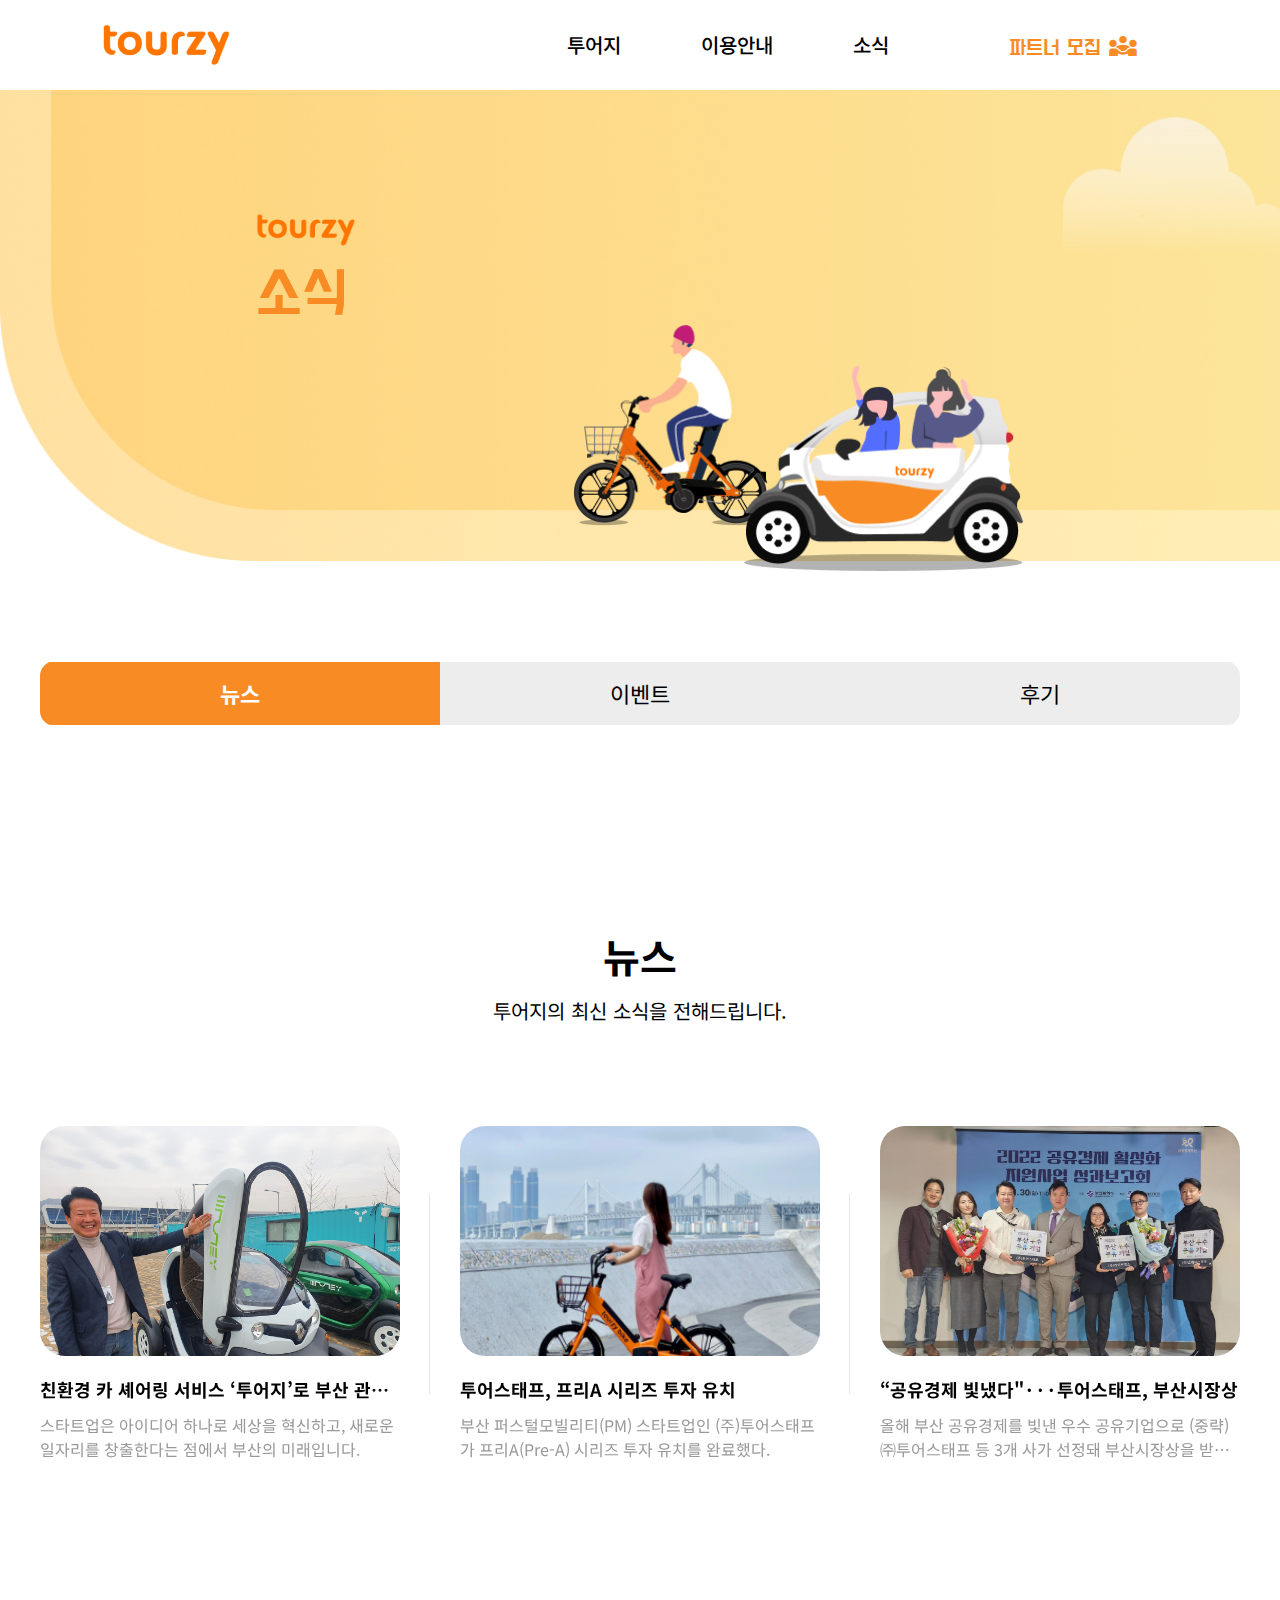
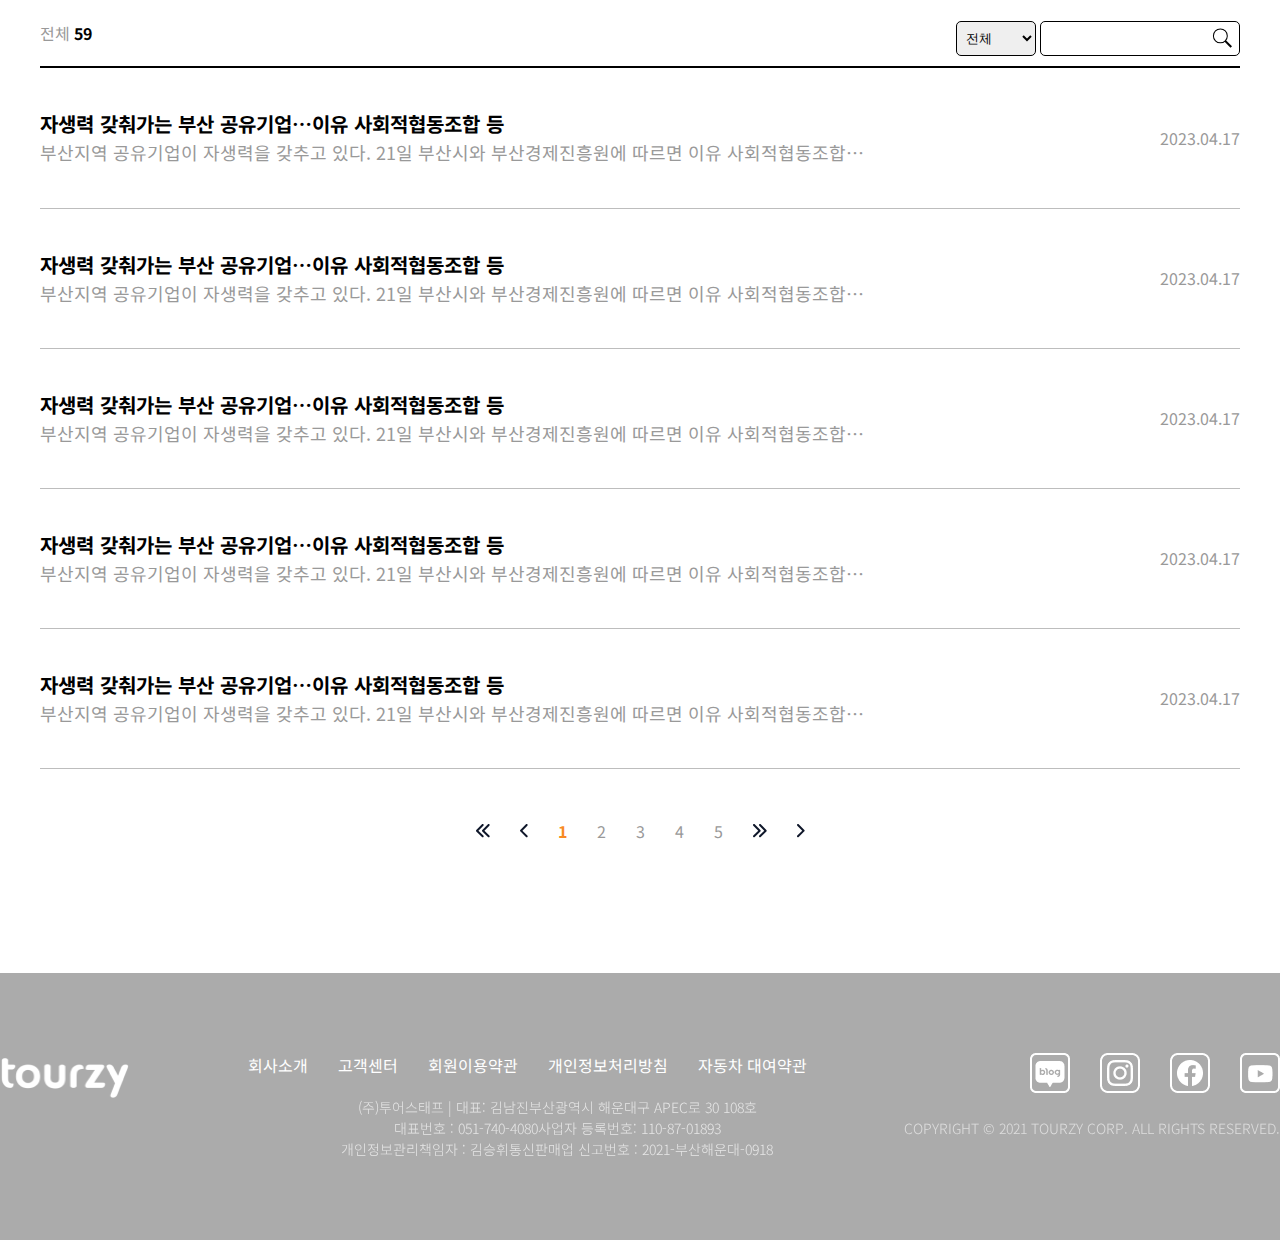
<file: sub/news.html>
<!DOCTYPE html>
<html lang="ko">

<head>
  <meta charset="UTF-8">
  <meta name="viewport" content="width=device-width, initial-scale=1.0">
  <title>소식</title>

  <!-- meta -->
  <meta name="keywords" content="투어지">
  <meta name="description" content="이동을 그리다, 이동을 디자인하다, 투어지">

  <!-- pavicon -->
  <link rel="shortcut icon" href="../img/common/favicon.ico" type="image/x-icon">

  <!-- og -->
  <meta property="og:type" content="website">
  <meta property="og:url" content="http://58.239.58.243:50101/kdt2024/project/b/site">
  <meta property="og:image" content="투어지">
  <meta property="og:title" content="투어지">
  <meta property="og:description" content="이동을 그리다, 이동을 디자인하다, 투어지">

  <!-- font -->
  <link href="https://fonts.googleapis.com/css2?family=Noto+Sans+KR:wght@100..900&display=swap" rel="stylesheet">
  <link href="https://fonts.googleapis.com/css2?family=Do+Hyeon&display=swap" rel="stylesheet">
  <link rel="stylesheet"
    href="https://fonts.googleapis.com/css2?family=Material+Symbols+Outlined:opsz,wght,FILL,GRAD@24,400,0,0" />

  <!-- css -->
  <link rel="stylesheet" href="../css/reset.css">
  <link rel="stylesheet" href="../css/swiper-bundle.min.css">
  <link rel="stylesheet" href="../css/common.css">
  <link rel="stylesheet" href="../css/news.css">

  <!-- js -->
  <script src="../js/jquery-3.6.0.min.js"></script>
  <script src="../js/swiper-bundle.min.js"></script>
  <script src="../js/common.js"></script>
  <script src="../js/news.js"></script>
</head>

<body>

  <div id="wrap">

    <!-- header -->
    <header id="header">
      <div class="inner">
        <h1><a href="../index.html"><img src="../img/common/logo.png" alt="tourzy"></a></h1>

        <nav>
          <ul class="gnb">
            <li><a href="company.html">투어지</a>
              <ul class="depth2">
                <li><a href="company.html">회사 소개</a></li>
                <li><a href="mobility.html">모빌리티 소개</a></li>
              </ul>
            </li>
            <li><a href="use.html">이용안내</a>
              <ul class="depth2">
                <li><a href="use.html#fee">이용 요금</a></li>
                <li><a href="use.html#method">이용 방법</a></li>
                <li><a href="use.html#location">이용 가능 지역</a></li>
                <li><a href="use.html#recommend">추천 여행지</a></li>
              </ul>
            </li>
            <li><a href="news.html">소식</a>
              <ul class="depth2">
                <li><a href="news.html?sectionId=news">뉴스</a></li>
                <li><a href="news.html?sectionId=event">이벤트</a></li>
                <li><a href="news.html?sectionId=review">후기</a></li>
              </ul>
            </li>
            <div class="partner"><a href="franchise.html">파트너 모집 <span class="material-symbols-outlined">
                  diversity_3
                </span></a></div>
          </ul>


        </nav>

        <span class="ham_menu material-symbols-outlined">
          menu
        </span>
      </div>

      <div class="depth2_bg"></div>

    </header>

    <div class="ham">
      <span class="close material-symbols-outlined">
        close
      </span>

      <ul class="ham_gnb">
        <li><a href="company.html">투어지<span class="material-symbols-outlined">
              chevron_right
            </span></a>
          <ul class="ham_depth2">
            <li><a href="company.html">회사 소개</a></li>
            <li><a href="mobility.html">모빌리티 소개</a></li>
          </ul>
        </li>
        <li><a href="franchise.html">파트너 모집<span class="material-symbols-outlined">
              chevron_right
            </span></a></li>
        <li><a href="use.html">이용안내<span class="material-symbols-outlined">
              chevron_right
            </span></a>
          <ul class="ham_depth2">
            <li><a href="use.html#fee">이용 요금</a></li>
            <li><a href="use.html#method">이용 방법</a></li>
            <li><a href="use.html#location">이용 가능 지역</a></li>
            <li><a href="use.html#recommend">추천 여행지</a></li>
          </ul>
        </li>
        <li><a href="news.html">소식<span class="material-symbols-outlined">
              chevron_right
            </span></a>
          <ul class="ham_depth2">
            <li><a href="news.html?sectionId=news">뉴스</a></li>
            <li><a href="news.html?sectionId=event">이벤트</a></li>
            <li><a href="news.html?sectionId=review">후기</a></li>
          </ul>
        </li>
      </ul>
    </div>

    <section id="mv">
      <div class="mv_bike"><img src="../img/common/bike_person.png"></div>
      <div class="mv_car"><img src="../img/common/car_people_left.png"></div>

      <div class="mv_txt">
        <h2>소식</h2>
      </div>
    </section>

    <!-- tab -->
    <div class="inner">
      <ul class="tab">
        <li id="newsTab">뉴스</li>
        <li id="eventTab">이벤트</li>
        <li id="reviewTab">후기</li>
      </ul>
    </div>

    <!-- main -->
    <main id="main">

      <!-- news -->
      <section id="news">
        <div class="tit">
          <h2>뉴스</h2>
          <p>투어지의 최신 소식을 전해드립니다.</p>
        </div>

        <div class="inner">
          <div class="swiper news_best">
            <ul class="swiper-wrapper best">
              <li class="swiper-slide">
                <div class="best_img">
                  <a href="https://www.busan.com/view/busan/view.php?code=2021122618111088533" target="_blank">
                    <img src="../img/news/news_best1.jpg" alt="베스트 뉴스 1">
                </div>
                <dl>
                  <dt>친환경 카 셰어링 서비스 ‘투어지’로 부산 관광 활성화 주도</dt>
                  <dd>스타트업은 아이디어 하나로 세상을 혁신하고, 새로운 일자리를 창출한다는 점에서 부산의 미래입니다.</dd>
                </dl>
                </a>
              </li>
              <li class="swiper-slide">
                <div class="best_img">
                  <a href="https://www.busan.com/view/busan/view.php?code=2023101518041553870" target="_blank">
                    <img src="../img/news/news_best2.jpg" alt="베스트 뉴스 2">
                </div>
                <dl>
                  <dt>투어스태프, 프리A 시리즈 투자 유치</dt>
                  <dd>부산 퍼스털모빌리티(PM) 스타트업인 (주)투어스태프가 프리A(Pre-A) 시리즈 투자 유치를 완료했다.</dd>
                </dl>
                </a>
              </li>
              <li class="swiper-slide">
                <div class="best_img">
                  <a href="https://www.busan.com/view/busan/view.php?code=2021122618111088533" target="_blank">
                    <img src="../img/news/news_best3.jpg" alt="베스트 뉴스 3">
                </div>
                <dl>
                  <dt>“공유경제 빛냈다"&middot;&middot;&middot;투어스태프, 부산시장상</dt>
                  <dd>올해 부산 공유경제를 빛낸 우수 공유기업으로 (중략) ㈜투어스태프 등 3개 사가 선정돼 부산시장상을 받았다.</dd>
                </dl>
                </a>
              </li>
            </ul>
            <div class="swiper-pagination"></div>
          </div>

          <div class="news_list">

            <div class="news_list_tit">
              <p><span>전체 </span>59</th>
              </p>
              <form>
                <fieldset>
                  <legend>뉴스 검색칸</legend>
                  <select name="" id="">
                    <option value="">전체</option>
                    <option value="">제목</option>
                    <option value="">내용</option>
                  </select>
                  <input type="text">
                  <input type="submit" value="검색">
                </fieldset>
              </form>
            </div>

            <table>
              <caption>뉴스</caption>
              <thead>
                <colgroup>
                  <col style="width: 70%;">
                  <col style="width: 30%;">
                </colgroup>
              </thead>
              <tbody>
                <tr>
                  <th><a href="https://www.sedaily.com/NewsView/29YLJ2XNTB" target="_blank">자생력 갖춰가는 부산 공유기업…이유
                      사회적협동조합
                      등
                      <br>
                      <p>부산지역 공유기업이 자생력을 갖추고 있다. 21일 부산시와 부산경제진흥원에 따르면 이유 사회적협동조합은 ‘중증장애인 대상 출퇴근 승차공유 이동지원 서비스’(이유셔틀)를
                        광주·대전·수원·세종·용인 5개 지역으로 확대했다.<p>
                    </a></th>
                  <td>2023.04.17</td>
                </tr>
                <tr>
                  <th><a href="https://www.sedaily.com/NewsView/29YLJ2XNTB" target="_blank">자생력 갖춰가는 부산 공유기업…이유
                      사회적협동조합
                      등
                      <br>
                      <p>부산지역 공유기업이 자생력을 갖추고 있다. 21일 부산시와 부산경제진흥원에 따르면 이유 사회적협동조합은 ‘중증장애인 대상 출퇴근 승차공유 이동지원 서비스’(이유셔틀)를
                        광주·대전·수원·세종·용인 5개 지역으로 확대했다.<p>
                    </a></th>
                  <td>2023.04.17</td>
                </tr>
                <tr>
                  <th><a href="https://www.sedaily.com/NewsView/29YLJ2XNTB" target="_blank">자생력 갖춰가는 부산 공유기업…이유
                      사회적협동조합
                      등
                      <br>
                      <p>부산지역 공유기업이 자생력을 갖추고 있다. 21일 부산시와 부산경제진흥원에 따르면 이유 사회적협동조합은 ‘중증장애인 대상 출퇴근 승차공유 이동지원 서비스’(이유셔틀)를
                        광주·대전·수원·세종·용인 5개 지역으로 확대했다.<p>
                    </a></th>
                  <td>2023.04.17</td>
                </tr>
                <tr>
                  <th><a href="https://www.sedaily.com/NewsView/29YLJ2XNTB" target="_blank">자생력 갖춰가는 부산 공유기업…이유
                      사회적협동조합
                      등
                      <br>
                      <p>부산지역 공유기업이 자생력을 갖추고 있다. 21일 부산시와 부산경제진흥원에 따르면 이유 사회적협동조합은 ‘중증장애인 대상 출퇴근 승차공유 이동지원 서비스’(이유셔틀)를
                        광주·대전·수원·세종·용인 5개 지역으로 확대했다.<p>
                    </a></th>
                  <td>2023.04.17</td>
                </tr>
                <tr>
                  <th><a href="https://www.sedaily.com/NewsView/29YLJ2XNTB" target="_blank">자생력 갖춰가는 부산 공유기업…이유
                      사회적협동조합
                      등
                      <br>
                      <p>부산지역 공유기업이 자생력을 갖추고 있다. 21일 부산시와 부산경제진흥원에 따르면 이유 사회적협동조합은 ‘중증장애인 대상 출퇴근 승차공유 이동지원 서비스’(이유셔틀)를
                        광주·대전·수원·세종·용인 5개 지역으로 확대했다.<p>
                    </a></th>
                  <td>2023.04.17</td>
                </tr>
              </tbody>
            </table>
          </div>

          <ul class="page" id="pageList1">
            <li><img src="../img/news/prev_double.svg" alt="맨 앞으로"></li>
            <li><img src="../img/news/prev.svg" alt="이전으로"></li>
            <li id="onePage1" onclick="javascript:clickPage('onePage1')">1</li>
            <li id="twoPage1" onclick="javascript:clickPage('twoPage1')">2</li>
            <li id="thirdPage1" onclick="javascript:clickPage('thirdPage1')">3</li>
            <li id="fourthPage1" onclick="javascript:clickPage('fourthPage1')">4</li>
            <li id="fifthPage1" onclick="javascript:clickPage('fifthPage1')">5</li>
            <li><img src="../img/news/next_double.svg" alt="맨 뒤으로"></li>
            <li><img src="../img/news/next.svg" alt="뒤로"></li>
          </ul>

        </div> <!-- inner -->
      </section> <!-- news -->

      <!-- event -->
      <section id="event">
        <div class="tit">
          <h2>이벤트</h2>
          <p>투어지가 준비한 이벤트에 참여해보세요!</p>
        </div>
        <div class="inner">

          <ul class="menu">
            <li>
              <div class="event_img"><img src="../img/news/event01.png" alt="이벤트 이미지01"></div>
              <div class="event_tit">
                <div>가보자고 투/어/지</div>
                <div>투어지가 당신에게 드리는 특별한 혜택!<br>
                  마이크로카 최초 15분 무료!</div>
              </div>
            </li>
            <li>
              <div class="event_img"><img src="../img/news/event02.png" alt="이벤트 이미지02"></div>
              <div class="event_tit">
                <div>투어지 피크닉 데이</div>
                <div>투어지에서는 피크닉 세트를 대여해드립니다.<br>
                  투어지 피크닉과 함께 소중한 추억을 쌓으세요.</div>
              </div>
            </li>
            <li>
              <div class="event_img"><img src="../img/news/event03.png" alt="이벤트 이미지03"></div>
              <div class="event_tit">
                <div>길 위에서는 투어지!</div>
                <div>서프홀릭 이용 고객 중 선착순 30분께<br>
                  투어지 무료 이용권을 드립니다!</div>
              </div>
            </li>
            <li>
              <div class="event_img">
                <img src="../img/news/event01.png" alt="이벤트 이미지01">
                <div>종료된 이벤트 입니다.</div>
              </div>
              <div class="event_tit">
                <div>가보자고 투/어/지</div>
                <div>투어지가 당신에게 드리는 특별한 혜택!<br>
                  마이크로카 최초 15분 무료!</div>
              </div>
            </li>
            <li>
              <div class="event_img">
                <img src="../img/news/event02.png" alt="이벤트 이미지02">
                <div>종료된 이벤트 입니다.</div>
              </div>
              <div class="event_tit">
                <div>투어지 피크닉 데이</div>
                <div>투어지에서는 피크닉 세트를 대여해드립니다.<br>
                  투어지 피크닉과 함께 소중한 추억을 쌓으세요.</div>
              </div>
            </li>
            <li>
              <div class="event_img">
                <img src="../img/news/event03.png" alt="이벤트 이미지03">
                <div>종료된 이벤트 입니다.</div>
              </div>
              <div class="event_tit">
                <div>길 위에서는 투어지!</div>
                <div>서프홀릭 이용 고객 중 선착순 30분께<br>
                  투어지 무료 이용권을 드립니다!</div>
              </div>
            </li>
          </ul>

          <ul class="page" id="pageList">
            <li><img src="../img/news/prev_double.svg" alt="맨 앞으로"></li>
            <li><img src="../img/news/prev.svg" alt="이전으로"></li>
            <li id="onePage" onclick="javascript:clickPage('onePage')">1</li>
            <li id="twoPage" onclick="javascript:clickPage('twoPage')">2</li>
            <li id="thirdPage" onclick="javascript:clickPage('thirdPage')">3</li>
            <li id="fourthPage" onclick="javascript:clickPage('fourthPage')">4</li>
            <li id="fifthPage" onclick="javascript:clickPage('fifthPage')">5</li>
            <li><img src="../img/news/next_double.svg" alt="맨 뒤으로"></li>
            <li><img src="../img/news/next.svg" alt="뒤로"></li>
          </ul>
        </div>
      </section> <!-- event -->

      <!-- review -->
      <section id="review">
        <div class="inner">
          <div class="tit">
            <h2>후기</h2>
            <p>투어지를 이용한 고객들의 생생한 후기입니다.</p>
          </div>

          <div class="swiper rev">
            <ul class="swiper-wrapper">
              <li class="swiper-slide">
                <a href="">
                  <div class="rev_img">
                    <img src="../img/news/review01.png" alt="리뷰이미지01">
                  </div>
                  <dl>
                    <dt><span>[ Instagram ]</span> “너무 재미있게 이용하고 갑니다! 차를 타고 다니는 것과는 색다는 여행이 되었습니다!"</dt>
                    <dd>2024.04.26</dd>
                  </dl>
                </a>
              </li>
              <li class="swiper-slide">
                <a href="">
                  <div class="rev_img">
                    <img src="../img/news/review01.png" alt="리뷰이미지01">
                  </div>
                  <dl>
                    <dt><span>[ Instagram ]</span> “너무 재미있게 이용하고 갑니다! 차를 타고 다니는 것과는 색다는 여행이 되었습니다!"</dt>
                    <dd>2024.04.26</dd>
                  </dl>
                </a>
              </li>
              <li class="swiper-slide">
                <a href="">
                  <div class="rev_img">
                    <img src="../img/news/review01.png" alt="리뷰이미지01">
                  </div>
                  <dl>
                    <dt><span>[ Instagram ]</span> “너무 재미있게 이용하고 갑니다! 차를 타고 다니는 것과는 색다는 여행이 되었습니다!"</dt>
                    <dd>2024.04.26</dd>
                  </dl>
                </a>
              </li>
            </ul>

            <div class="swiper-button-prev"></div>
            <div class="swiper-button-next"></div>
            <div class="pagination"></div>
          </div>


          <ul class="review_menu">
            <li>
              <div class="review_img">
                <img src="../img/news/review02.png" alt="리뷰이미지02">
              </div>
              <dl>
                <dt>[ Instagram ]</dt>
                <dd>“너무 재미있게 이용하고 갑니다! 아들 딸이랑 잘 구경하고 가요.”</dd>
                <dd>@sjdkfife124</dd>
              </dl>
            </li>
            <li>
              <div class="review_img">
                <img src="../img/news/review02.png" alt="리뷰이미지02">
              </div>
              <dl>
                <dt>[ Instagram ]</dt>
                <dd>“너무 재미있게 이용하고 갑니다! 아들 딸이랑 잘 구경하고 가요.”</dd>
                <dd>@sjdkfife124</dd>
              </dl>
            </li>
            <li>
              <div class="review_img">
                <img src="../img/news/review02.png" alt="리뷰이미지02">
              </div>
              <dl>
                <dt>[ Instagram ]</dt>
                <dd>“너무 재미있게 이용하고 갑니다! 아들 딸이랑 잘 구경하고 가요.”</dd>
                <dd>@sjdkfife124</dd>
              </dl>
            </li>
            <li>
              <div class="review_img">
                <img src="../img/news/review02.png" alt="리뷰이미지02">
              </div>
              <dl>
                <dt>[ Instagram ]</dt>
                <dd>“너무 재미있게 이용하고 갑니다! 아들 딸이랑 잘 구경하고 가요.”</dd>
                <dd>@sjdkfife124</dd>
              </dl>
            </li>
            <li>
              <div class="review_img">
                <img src="../img/news/review02.png" alt="리뷰이미지02">
              </div>
              <dl>
                <dt>[ Instagram ]</dt>
                <dd>“너무 재미있게 이용하고 갑니다! 아들 딸이랑 잘 구경하고 가요.”</dd>
                <dd>@sjdkfife124</dd>
              </dl>
            </li>
            <li>
              <div class="review_img">
                <img src="../img/news/review02.png" alt="리뷰이미지02">
              </div>
              <dl>
                <dt>[ Instagram ]</dt>
                <dd>“너무 재미있게 이용하고 갑니다! 아들 딸이랑 잘 구경하고 가요.”</dd>
                <dd>@sjdkfife124</dd>
              </dl>
            </li>
          </ul>

          <ul class="page" id="pageList2">
            <li><img src="../img/news/prev_double.svg" alt="맨 앞으로"></li>
            <li><img src="../img/news/prev.svg" alt="이전으로"></li>
            <li id="onePage2" onclick="javascript:clickPage('onePage2')">1</li>
            <li id="twoPage2" onclick="javascript:clickPage('twoPage2')">2</li>
            <li id="thirdPage2" onclick="javascript:clickPage('thirdPage2')">3</li>
            <li id="fourthPage2" onclick="javascript:clickPage('fourthPage2')">4</li>
            <li id="fifthPage2" onclick="javascript:clickPage('fifthPage2')">5</li>
            <li><img src="../img/news/next_double.svg" alt="맨 뒤으로"></li>
            <li><img src="../img/news/next.svg" alt="뒤로"></li>
          </ul>
        </div><!-- inner -->
      </section><!-- review -->

    </main><!-- main -->

    <!-- footer -->
    <footer id="footer">
      <div class="inner">

        <div class="footer_logo">
          <img src="../img/common/logo.png" alt="tourzy">
        </div>

        <ul class="sns">
          <li><a href="#"><a href="#"><img src="../img/common/icon_blog.png" alt="네이버 블로그 바로가기"></a></li>
          <li><a href="#"><img src="../img/common/icon_insta.png" alt="인스타그램 바로가기"></a></li>
          <li><a href="#"><img src="../img/common/icon_facebook.png" alt="페이스북 바로가기"></a></li>
          <li><a href="#"><img src="../img/common/icon_youtube.png" alt="유튜브 바로가기"></a></li>
        </ul>

        <div class="txt">
          <ul class="link">
            <li><a href="#">회사소개</a></li>
            <li><a href="#">고객센터</a></li>
            <li><a href="#">회원이용약관</a></li>
            <li><a href="#">개인정보처리방침</a></li>
            <li><a href="#">자동차 대여약관</a></li>
          </ul>
          <address>
            <ul>
              <li>(주)투어스태프 | 대표: 김남진 <span>|</span> </li>
              <li><span>주소: </span>부산광역시 해운대구 APEC로 30 108호</li>
            </ul>
            <ul>
              <li>대표번호 : 051-740-4080 <span>|</span> </li>
              <li>사업자 등록번호: 110-87-01893</li>
            </ul>
            <ul>
              <li>개인정보관리책임자 : 김승휘 <span>|</span></li>
              <li>통신판매업 신고번호 : 2021-부산해운대-0918</li>
            </ul>
          </address>
        </div>

        <div class="copy">COPYRIGHT © 2021 TOURZY CORP. ALL RIGHTS RESERVED.</div>

      </div>
    </footer>
  </div>
</body>

</html>
</file>
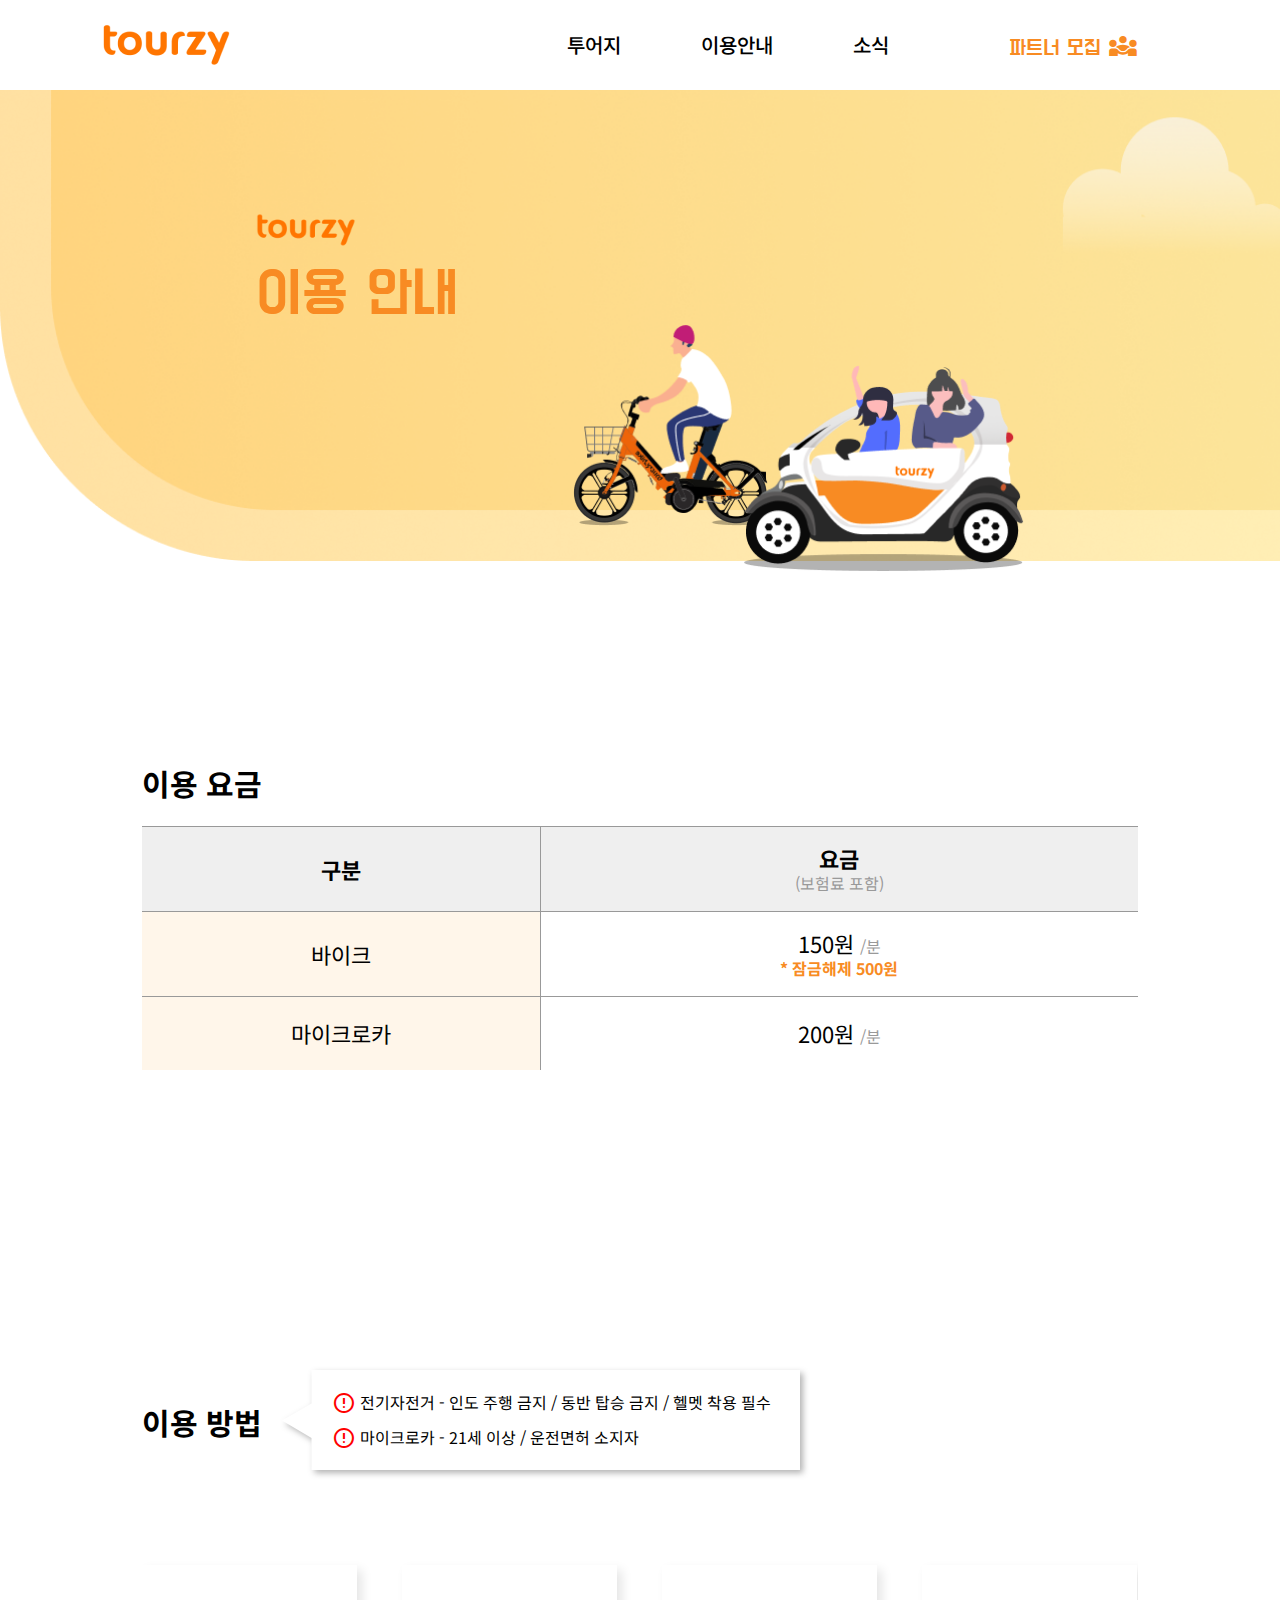
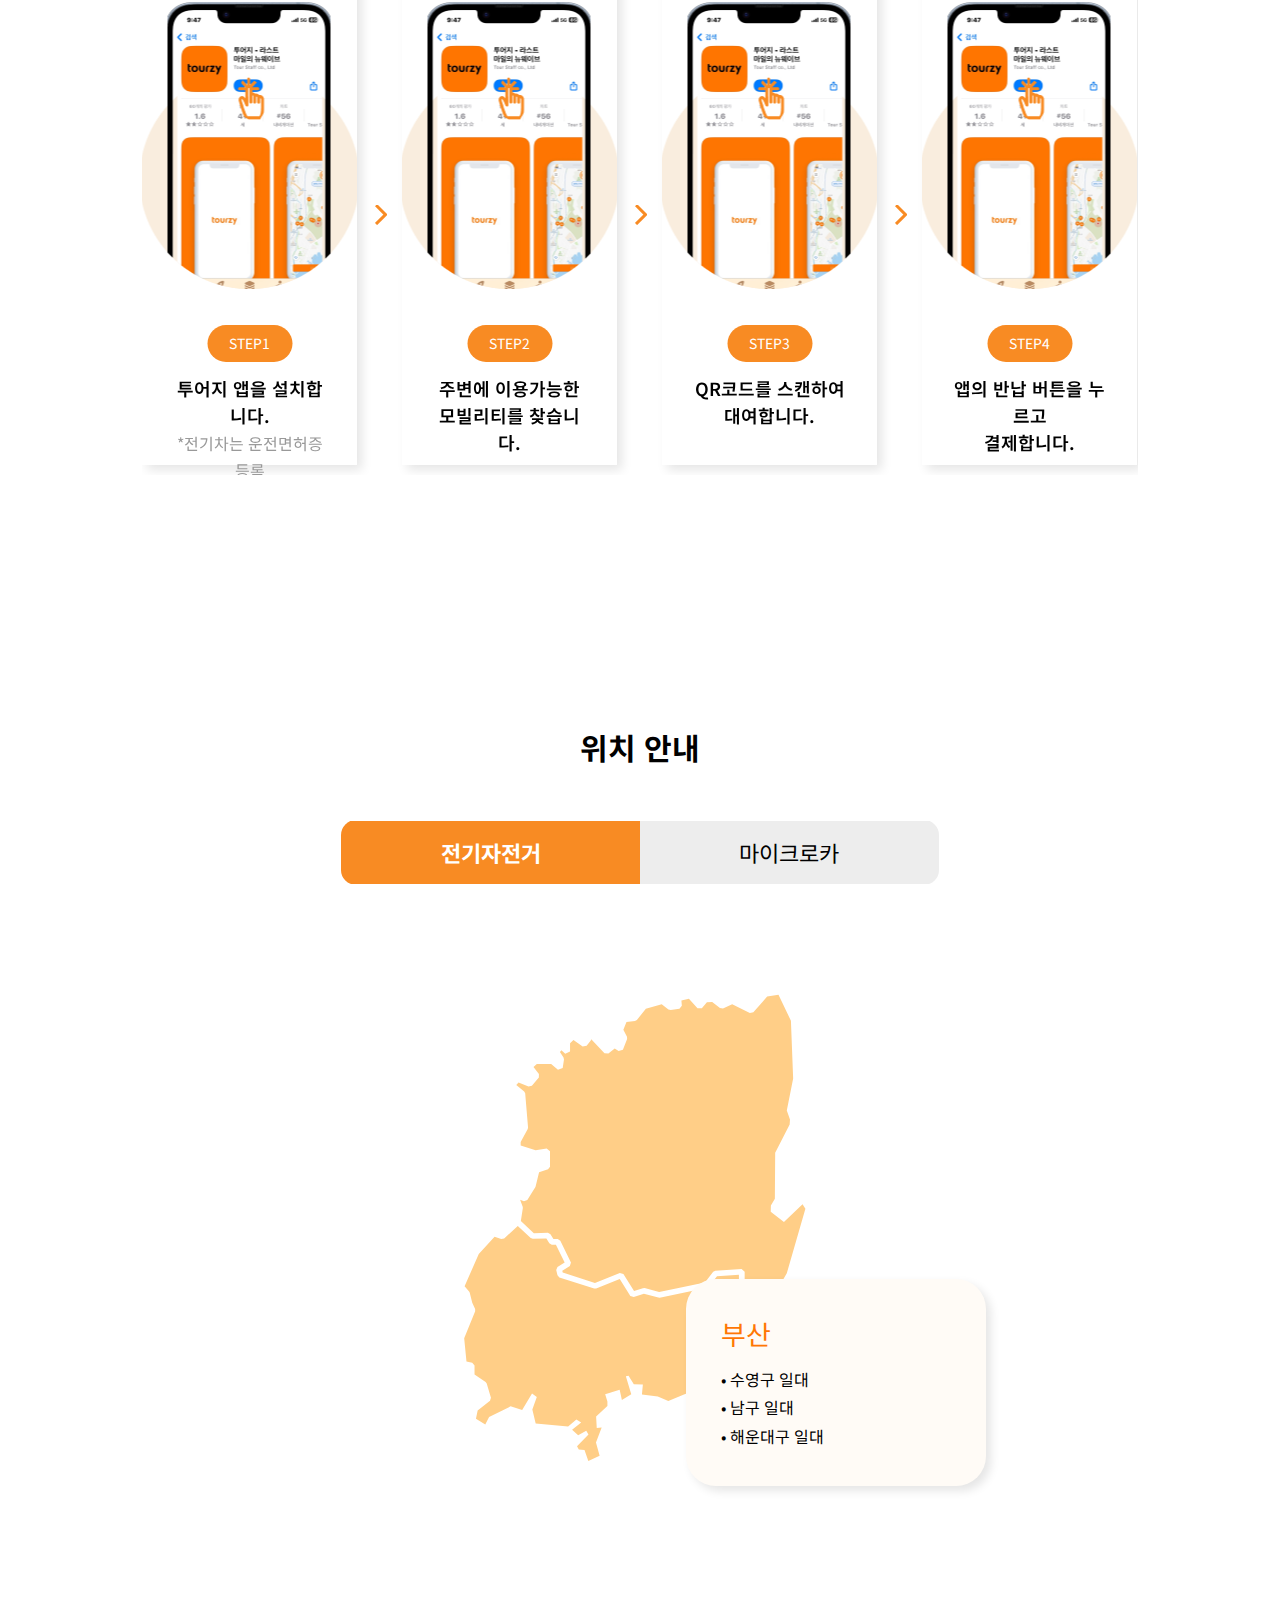
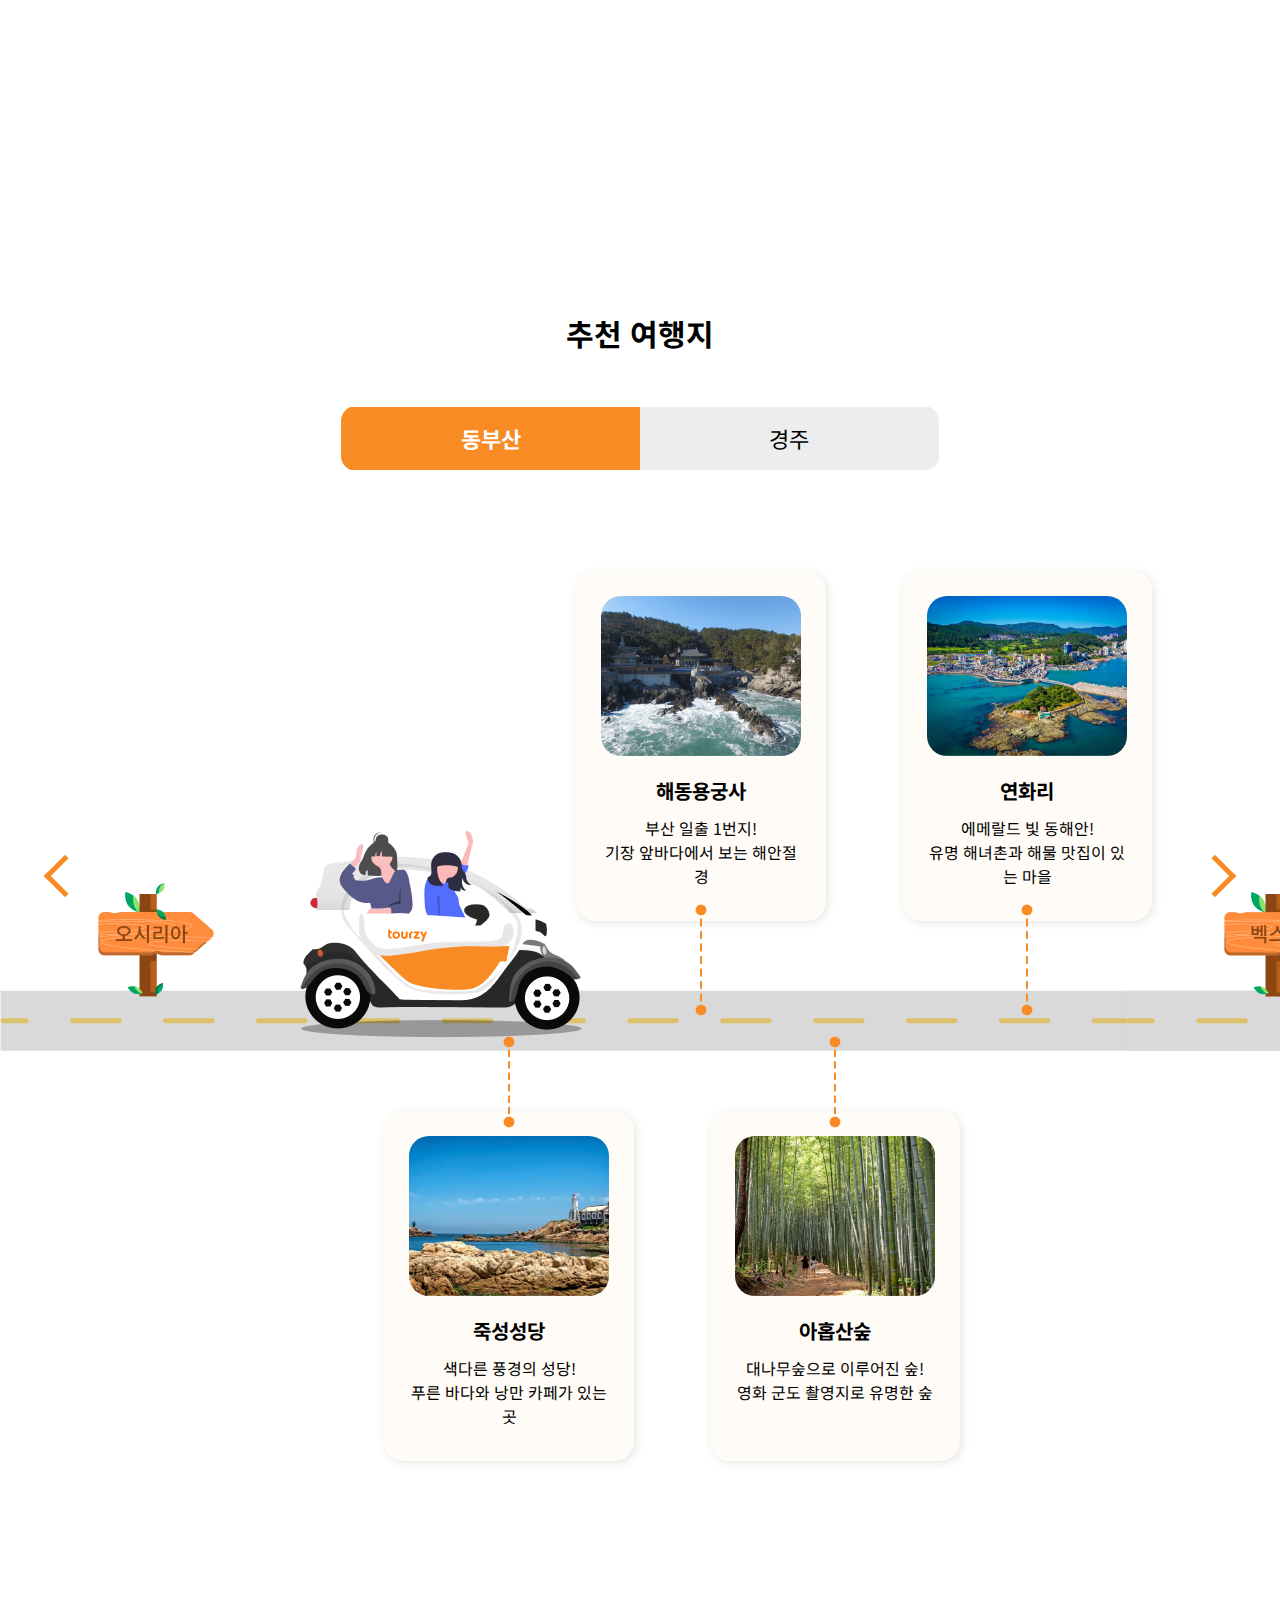
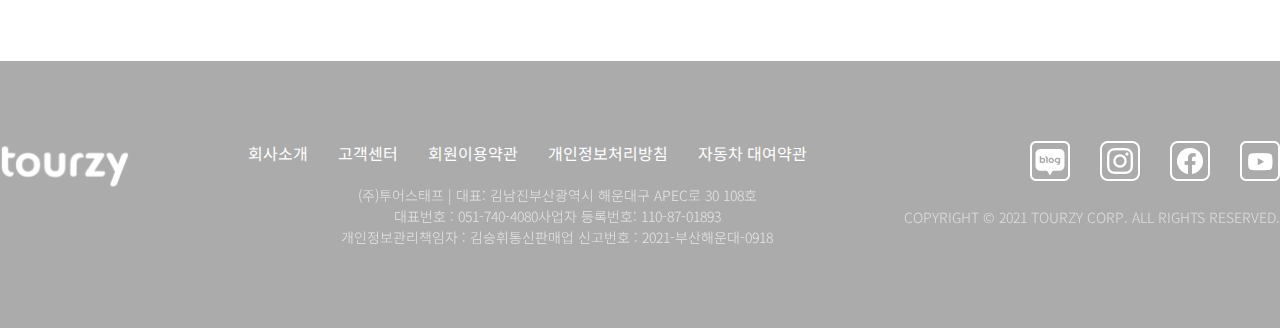
<file: sub/use.html>
<!DOCTYPE html>
<html lang="ko">

<head>
  <meta charset="UTF-8">
  <meta name="viewport" content="width=device-width, initial-scale=1.0">
  <title>이용안내</title>

  <!-- meta -->
  <meta name="keywords" content="투어지">
  <meta name="description" content="이동을 그리다, 이동을 디자인하다, 투어지">

  <!-- pavicon -->
  <link rel="shortcut icon" href="../img/common/favicon.ico" type="image/x-icon">

  <!-- og -->
  <meta property="og:type" content="website">
  <meta property="og:url" content="http://58.239.58.243:50101/kdt2024/project/b/site">
  <meta property="og:image" content="투어지">
  <meta property="og:title" content="투어지">
  <meta property="og:description" content="이동을 그리다, 이동을 디자인하다, 투어지">

  <!-- font -->
  <link href="https://fonts.googleapis.com/css2?family=Noto+Sans+KR:wght@100..900&display=swap" rel="stylesheet">
  <link href="https://fonts.googleapis.com/css2?family=Do+Hyeon&display=swap" rel="stylesheet">
  <link rel="stylesheet"
    href="https://fonts.googleapis.com/css2?family=Material+Symbols+Outlined:opsz,wght,FILL,GRAD@24,400,0,0" />

  <!-- css -->
  <link rel="stylesheet" href="../css/reset.css">
  <link rel="stylesheet" href="../css/swiper-bundle.min.css">
  <link rel="stylesheet" href="../css/common.css">
  <link rel="stylesheet" href="../css/use.css">

  <!-- js -->
  <script src="https://ajax.googleapis.com/ajax/libs/jquery/3.6.0/jquery.min.js"></script>
  <script src="../js/swiper-bundle.min.js"></script>
  <script src="../js/common.js"></script>
  <script src="../js/use.js"></script>

</head>

<body>
  <div id="wrap">
    <header id="header">
      <div class="inner">
        <h1><a href="../index.html"><img src="../img/common/logo.png" alt="tourzy"></a></h1>

        <nav>
          <ul class="gnb">
            <li><a href="company.html">투어지</a>
              <ul class="depth2">
                <li><a href="company.html">회사 소개</a></li>
                <li><a href="mobility.html">모빌리티 소개</a></li>
              </ul>
            </li>
            <li><a href="use.html">이용안내</a>
              <ul class="depth2">
                <li><a href="use.html#fee">이용 요금</a></li>
                <li><a href="use.html#method">이용 방법</a></li>
                <li><a href="use.html#location">이용 가능 지역</a></li>
                <li><a href="use.html#recommend">추천 여행지</a></li>
              </ul>
            </li>
            <li><a href="news.html">소식</a>
              <ul class="depth2">
                <li><a href="news.html?sectionId=news">뉴스</a></li>
                <li><a href="news.html?sectionId=event">이벤트</a></li>
                <li><a href="news.html?sectionId=review">후기</a></li>
              </ul>
            </li>
            <div class="partner"><a href="franchise.html">파트너 모집 <span class="material-symbols-outlined">
                  diversity_3
                </span></a></div>
          </ul>


        </nav>

        <span class="ham_menu material-symbols-outlined">
          menu
        </span>
      </div>

      <div class="depth2_bg"></div>

    </header>

    <div class="ham">
      <span class="close material-symbols-outlined">
        close
      </span>

      <ul class="ham_gnb">
        <li><a href="company.html">투어지<span class="material-symbols-outlined">
              chevron_right
            </span></a>
          <ul class="ham_depth2">
            <li><a href="company.html">회사 소개</a></li>
            <li><a href="mobility.html">모빌리티 소개</a></li>
          </ul>
        </li>
        <li><a href="franchise.html">파트너 모집<span class="material-symbols-outlined">
              chevron_right
            </span></a></li>
        <li><a href="use.html">이용안내<span class="material-symbols-outlined">
              chevron_right
            </span></a>
          <ul class="ham_depth2">
            <li><a href="use.html#fee">이용 요금</a></li>
            <li><a href="use.html#method">이용 방법</a></li>
            <li><a href="use.html#location">이용 가능 지역</a></li>
            <li><a href="use.html#recommend">추천 여행지</a></li>
          </ul>
        </li>
        <li><a href="news.html">소식<span class="material-symbols-outlined">
              chevron_right
            </span></a>
          <ul class="ham_depth2">
            <li><a href="news.html?sectionId=news">뉴스</a></li>
            <li><a href="news.html?sectionId=event">이벤트</a></li>
            <li><a href="news.html?sectionId=review">후기</a></li>
          </ul>
        </li>
      </ul>
    </div>



    <!-- main -->
    <main id="main">
      <section id="mv">
        <div class="mv_bike"><img src="../img/common/bike_person.png"></div>
        <div class="mv_car"><img src="../img/common/car_people_left.png"></div>

        <div class="mv_txt">
          <h2>이용 안내</h2>
        </div>
      </section><!-- mv -->


      <!-- fee -->
      <section id="fee">
        <div class="inner">
          <h2>이용 요금</h2>

          <table>
            <tr>
              <th style="width: 40%; background-color: #efefef;">구분</th>
              <th style="background-color: #efefef;" class="plus">요금 <br><span>(보험료 포함)</span></th>
            </tr>
            <tr>
              <td style="width: 40%; background-color: #FFF6EA;">바이크</td>
              <td>150원 <span>/분</span>
                <br>
                <span class="five_hun">* 잠금해제 500원</span>
              </td>
            </tr>

            <tr>
              <td style="width: 40%; background-color: #FFF6EA;">마이크로카</td>
              <td>200원 <span>/분</td>
            </tr>
          </table>

        </div>
      </section><!-- fee -->

      <!-- method -->
      <section id="method">
        <div class="inner">
          <div class="tit">
            <h2>이용 방법</h2>
            <div class="caution">
              <img src="../img/use/method_bubble.svg" alt="말풍선" class="bubble">
              <img src="../img/use/method_m_bubble.svg" alt="말풍선" class="mbubble">
              <div><span class="material-symbols-outlined">
                  error
                </span> 전기자전거 - 인도 주행 금지 / 동반 탑승 금지 / 헬멧 착용 필수</div>
              <div><span class="material-symbols-outlined">
                  error
                </span> 마이크로카 - 21세 이상 / 운전면허 소지자</div>
            </div>
          </div>

          <div class="swiper app_list">
            <ul class="swiper-wrapper app">
              <li class="swiper-slide">
                <dl>
                  <dt>STEP1</dt>
                  <dd>투어지 앱을 설치합니다. <br><span>*전기차는 운전면허증 등록</span></dd>

                </dl>
              </li>
              <li class="swiper-slide">
                <dl>
                  <dt>STEP2</dt>
                  <dd>주변에 이용가능한 <br>
                    모빌리티를 찾습니다.</dd>
                </dl>
              </li>
              <li class="swiper-slide">
                <dl>
                  <dt>STEP3</dt>
                  <dd>QR코드를 스캔하여<br>
                    대여합니다.</dd>
                </dl>
              </li>
              <li class="swiper-slide">
                <dl>
                  <dt>STEP4</dt>
                  <dd>앱의 반납 버튼을 누르고 <br>
                    결제합니다.</dd>
                </dl>
              </li>
            </ul>

          </div>
        </div>
      </section><!-- method -->

      <!-- location -->
      <section id="location">
        <div class="inner">
          <div class="tit">
            <h2>위치 안내</h2>

            <ul class="tab">
              <li>전기자전거</li>
              <li>마이크로카</li>
            </ul>
          </div>
          <div class="map">
            <img class="bike_map" src="../img/use/map_bike.svg" alt="지도">
            <img class="microcar_map" src="../img/use/map.png" alt="지도">
          </div>
          <div class="location_list">
            <ul class="bike">
              <li class="bike_busan">
                <dl>
                  <dt>부산</dt>
                  <dd>
                    • 수영구 일대<br>
                    • 남구 일대<br>
                    • 해운대구 일대<br>
                </dl>
              </li>
            </ul>

            <ul class="microcar">
              <li class="micro_busan_geumjeonggu">
                <dl>
                  <dt>부산<span>금정구</span></dt>
                  <dd>
                    • 부산대역 남측 공영 주차장<br>
                    • 장전역 공영 주차장<br>
                    • 부산대 자유관<br>
                    • 부산대 새벽별 도서관<br>
                    • 부산대 웅비관<br>
                    • 부산대 중앙도서관<br>
                    • 부산대 건설관<br>
                    • 대동대학교 본관<br>
                    • 부산가톨릭대 라자로관</dd>
                </dl>
              </li>
              <li class="micro_busan_dongbusan">
                <dl>
                  <dt>부산<span>동부산</span></dt>
                  <dd>
                    • 벡스코 제2전시장<br>
                    • 오시리아<br>
                    • 송정 중앙 공영주차장<br>
                    • 에스 스테이펜션<br>
                    • 롯데아울렛 동부산점 야외주차장<br>
                    • 청사포 공영주차장<br>
                    • 동백공원 공영주차장<br>
                    • 라비드 아틀란 호텔<br>
                    • 부산도시공사 아르피나<br>
                    • 동해선 오시리아역 앞<br>
                </dl>
              </li>
              <li class="gyeongju">
                <dl>
                  <dt>경주<span>보문단지/황리단길</span></dt>
                  <dd>
                    • 경주 화백컨벤션 센터<br>
                    • 라한셀렉트 경주<br>
                    • 경주 황리단길센터<br>
                    • 언바운디 경주<br>
                    • 경주 동궁과월지<br>
                </dl>
              </li>
            </ul>
          </div>
        </div>
      </section><!-- location -->

      <!-- recommend -->
      <section id="recommend">
        <div class="inner">
          <h2>추천 여행지</h2>

          <ul class="tab">
            <li>동부산</li>
            <li>경주</li>
          </ul>
        </div>


        <div class="recommend_contents">
          <ul class="busan site_group">
            <li class="osiria site_name">
              <h3>오시리아</h3>
              <dl>
                <div class="list_img"><img src="../img/use/osiria1.png" alt="해동용궁사"></div>
                <dt>해동용궁사</dt>
                <dd>부산 일출 1번지! <br> 기장 앞바다에서 보는 해안절경</dd>
              </dl>
              <dl>
                <div class="list_img"><img src="../img/use/osiria2.png" alt="연화리"></div>
                <dt>연화리</dt>
                <dd>에메랄드 빛 동해안! <br>
                  유명 해녀촌과 해물 맛집이 있는 마을</dd>
              </dl>
              <dl>
                <div class="list_img"><img src="../img/use/osiria3.png" alt="죽성성당"></div>
                <dt>죽성성당</dt>
                <dd>색다른 풍경의 성당! <br> 푸른 바다와 낭만 카페가 있는 곳 </dd>
              </dl>
              <dl class="last_dl">
                <div class="list_img"><img src="../img/use/osiria4.png" alt="아홉산숲"></div>
                <dt>아홉산숲</dt>
                <dd>대나무숲으로 이루어진 숲! <br> 영화 군도 촬영지로 유명한 숲 </dd>
              </dl>
              <div class="recommend_bg"><img src="../img/use/osiria_bg.png"></div>
            </li>

            <li class="bexco site_name">
              <h3>벡스코</h3>
              <dl>
                <div class="list_img"><img src="../img/use/bexco1.png" alt="해동용궁사"></div>
                <dt>수영사적공원</dt>
                <dd>역사와 전통 문화가 어우러진 공원! <br> 민속 예술인의 공연을 볼 수 있는 곳</dd>
              </dl>
              <dl>
                <div class="list_img"><img src="../img/use/bexco2.png" alt="연화리"></div>
                <dt>F1963</dt>
                <dd>수영공장을 리모델링한 복합문화공간! <br> 카페, 음식점 등 데이트 하기 좋은 곳</dd>
              </dl>
              <dl>
                <div class="list_img"><img src="../img/use/bexco3.png" alt="광안리 해수욕장"></div>
                <dt>광안리 해수욕장</dt>
                <dd>부산의 상징, 바다위의 현수교! <br> 아름다운 야경으로 유명한 해수욕장</dd>
              </dl>
              <dl class="last_dl">
                <div class="list_img"><img src="../img/use/bexco4.png" alt="오륙도스카이워크"></div>
                <dt>오륙도 스카이워크</dt>
                <dd>멋진 등대가 있는 섬!<br>
                  부산항의 배를 볼 수 있는 장소</dd>
              </dl>
              <div class="recommend_bg"><img src="../img/use/bexco_bg.png"></div>
            </li>
          </ul>

          <ul class="gyeongju site_group">
            <li class="lahan site_name">
              <h3>경주라한셀렉트</h3>

              <dl>
                <div class="list_img"><img src="../img/use/lahan1.png" alt="경주월드"></div>
                <dt>경주 월드</dt>
                <dd>꿈, 사랑, 행복의 경주월드! <br>
                  경주에 방문하면 꼭 들러야 할 여행지</dd>
              </dl>
              <dl>
                <div class="list_img"><img src="../img/use/lahan2.png" alt="경주타워"></div>
                <dt>경주 타워</dt>
                <dd>황룡사 9층 목탑을 음각화한 전망대!<br>
                  탁 트인 경주가 한눈에 보이는 곳</dd>
              </dl>
              <dl>
                <div class="list_img"><img src="../img/use/lahan3.png" alt="우양 미술관"></div>
                <dt>우양 미술관</dt>
                <dd>경주의 대표적인 현대미술관!<br>
                  현대미술 작품을 감상할 수 있는 곳</dd>
              </dl>
              <dl class="last_dl">
                <div class="list_img"><img src="../img/use/lahan4.png" alt="경주문무대왕릉"></div>
                <dt>문무대왕릉</dt>
                <dd>신라 30대왕 문무왕의 무덤!<br>
                  봉길해수욕장에 있는 수중릉 </dd>
              </dl>
              <div class="recommend_bg"><img src="../img/use/lahan_bg.png"></div>
            </li>

            <li class="road site_name">
              <h3>황리단길</h3>

              <dl>
                <div class="list_img"><img src="../img/use/road1.png" alt="해동용궁사"></div>
                <dt>첨성대</dt>
                <dd>신라시대의 천문관측대!<br>
                  경주를 대표하는 우리나라의 세계문화유산</dd>
              </dl>
              <dl>
                <div class="list_img"><img src="../img/use/road2.png" alt="연화리"></div>
                <dt>월정교</dt>
                <dd>경주의 밤과 밤사이를 잇는 다리!<br>
                  월정교 앞 징검다리를 체험할 수 있는 곳 </dd>
              </dl>
              <dl>
                <div class="list_img"><img src="../img/use/road3.png" alt="동궁과 월지"></div>
                <dt>동궁과 월지</dt>
                <dd>안압지로 불리던 신라의 별궁!<br>
                  넓은 호수와 어우러진 별궁을 볼 수 있는 곳</dd>
              </dl>
              <dl class="last_dl">
                <div class="list_img"><img src="../img/use/road4.png" alt="황룡원"></div>
                <dt>황룡원</dt>
                <dd>황룡사 9층 목탑을 본 뜬 타워!
                  경주 보문관광단지의 새로운 랜드마크</dd>
              </dl>
              <div class="recommend_bg"><img src="../img/use/road_bg.png"></div>
            </li>
          </ul>
        </div>

        <div class="next"></div>
        <div class="prev"></div>
        <div class="car"><img src="../img/common/car_people_right.png"></div>

      </section><!-- recommend --><!-- recommend -->
    </main>





    <!-- footer -->
    <footer id="footer">
      <div class="inner">

        <div class="footer_logo">
          <img src="../img/common/logo.png" alt="tourzy">
        </div>

        <ul class="sns">
          <li><a href="#"><a href="#"><img src="../img/common/icon_blog.png" alt="네이버 블로그 바로가기"></a></li>
          <li><a href="#"><img src="../img/common/icon_insta.png" alt="인스타그램 바로가기"></a></li>
          <li><a href="#"><img src="../img/common/icon_facebook.png" alt="페이스북 바로가기"></a></li>
          <li><a href="#"><img src="../img/common/icon_youtube.png" alt="유튜브 바로가기"></a></li>
        </ul>

        <div class="txt">
          <ul class="link">
            <li><a href="#">회사소개</a></li>
            <li><a href="#">고객센터</a></li>
            <li><a href="#">회원이용약관</a></li>
            <li><a href="#">개인정보처리방침</a></li>
            <li><a href="#">자동차 대여약관</a></li>
          </ul>
          <address>
            <ul>
              <li>(주)투어스태프 | 대표: 김남진 <span>|</span> </li>
              <li><span>주소: </span>부산광역시 해운대구 APEC로 30 108호</li>
            </ul>
            <ul>
              <li>대표번호 : 051-740-4080 <span>|</span> </li>
              <li>사업자 등록번호: 110-87-01893</li>
            </ul>
            <ul>
              <li>개인정보관리책임자 : 김승휘 <span>|</span></li>
              <li>통신판매업 신고번호 : 2021-부산해운대-0918</li>
            </ul>
          </address>
        </div>

        <div class="copy">COPYRIGHT © 2021 TOURZY CORP. ALL RIGHTS RESERVED.</div>

      </div>
    </footer>
  </div>
</body>

</html>
</file>
<file: css/common.css>
@charset "utf-8";

html {
  scroll-behavior: smooth;
}

:root {
  --main-color : #F88B23;
}

#wrap { position: relative;}

/* #header */
#header { position: fixed; left: 0; top: 0; width: 100%; height: 90px; z-index: 100; transition: all linear .2s;}
#header .inner { max-width: 1400px; margin: 0 auto; display: flex; justify-content: space-between; align-items: center; height: 100%;}
#header h1 img { display: block;}
#header ul.gnb { display: flex; align-items: center;}
#header ul.gnb > li > a { display: block; padding: 30px 40px; font-size: 2rem; transition: all linear .1s; font-weight: 500; color: #000;}
#header ul.gnb > li { position: relative;}
#header ul.depth2 { position: absolute; text-align: center; width: 100%; z-index: 2; padding: 10px 0;}
#header ul.depth2 > li > a { display: block; padding: 10px 0; border-radius: 20px;}

.partner { padding-left: 40px;}
.partner a { background: #fff; border-radius: 20px; color: var(--main-color); display: inline-block; padding: 10px 40px; font-family: "Do Hyeon", sans-serif; font-size: 2.2rem; transition: all .5s;}
.partner a span { transform: translateY(6px); font-size: 3rem; transition: all .5s;}
.partner a:hover { background: var(--main-color); color: #fff;}
.partner a:hover span { color: #fff;}

.depth2_bg { width: 100%; background: #fff; height: 210px; position: absolute;  box-shadow: 0px 2px 2px rgba(0, 0, 0, .1);}
.ham_menu { display: none; cursor: pointer;}

/* addClass */
.white { background: rgba(255,255,255,1); box-shadow: 0px 2px 2px rgba(0, 0, 0, .1);}
.white_ { background: rgba(255,255,255,0); box-shadow: 0px 2px 2px rgba(0, 0, 0, 0);}
#header:hover { background: rgba(255,255,255,1);}

/* ham */
.ham { margin-right: -100%; position: fixed; top: 0; right: 0; width: 70%; height: 100vh; background: #fff; z-index: 101;}
.ham .close { position: absolute; right: 30px; top: 30px; cursor: pointer;}
.ham_gnb { padding: 70px 30px;}
.ham_gnb > li { margin-bottom: 10px;}
.ham_gnb > li > a { font-weight: 600; font-size: 1.8rem; border-bottom: 1px solid rgba(0, 0, 0, .1); display: block; padding: 10px 5px 10px 20px; margin-bottom: 15px; border-radius: 20px 0 0 0; display: flex; justify-content: space-between;}
.ham_gnb > li > a span { transform: translateY(3px); color: #ccc;}
.ham_gnb > li:hover > a span { color: #fff;}
.ham_depth2 > li > a { display: inline-block; padding: 5px 5px; margin-left: 40px; border-radius: 100px; position: relative;}
.ham_gnb > li > a:hover { background: var(--main-color); color: #fff;}
.ham_depth2 > li:hover > a::before { content: ''; display: inline-block; width: 100%; height: 3px; background: #F88B23; position: absolute; left: 0; bottom: 0px; }

@media(max-width:1400px) {
  #header .inner { width: auto; padding: 0 8%;}
}
@media(max-width:768px) {
  #header { height: 60px;}
  #header h1 img { width: 70%;}
  #header nav { display: none;}
  .ham_menu { display: block; color: #000;}
  #header:hover { background: rgba(255,255,255,0);}
}

/* #footer */
#footer { background: #ABABAB; color: #fff;}
#footer .inner { max-width: 1400px; padding: 80px 0; display: grid; grid-template-columns: 1.2fr 3fr 2fr; grid-template-areas: "a b c" "a b d";}

/* .footer_logo { width: 110px;} */
.footer_logo { grid-area: a; width: 130px; height: 40px;}
.footer_logo img { filter: grayscale(100) brightness(100); transform: translateY(-20px); width: 100%;}

#footer .txt { grid-area: b;}
#footer .txt .link { display: flex; gap: 30px; margin-bottom: 20px; flex-wrap: wrap;}
#footer .txt .link a { color: #fff;}
#footer .txt address { opacity: .7; font-weight: 300; font-size: 1.4rem;}
#footer .txt address ul { display: flex; justify-content: center;}
#footer .txt address span { display: none;}

#footer .sns { display: flex; gap: 30px; flex-wrap: wrap; grid-area: c; justify-self: end;}
#footer .copy { opacity: .6; font-weight: 300; font-size: 1.4rem; grid-area: d; justify-self: end;}


@media (max-width:1200px){
  #footer .inner { display: block; width: auto; padding: 60px 8%; text-align: center;}
}
@media (max-width:1200px) {
  .footer_logo { margin: 0 auto; width: 100px;}
  #footer .sns { gap: 10px; margin: 10px 0 30px; justify-content: center;}
  #footer .txt .link { gap: 1px 20px; justify-content: center;}
  #footer .copy { margin-top: 10px;}
}
@media (max-width:768px) {
  #footer .txt address ul { display: block;}
  .footer_logo { margin: 0;}
  #footer .sns {justify-content: left;}
  #footer .txt .link { justify-content: left;}
  #footer .txt address span { display: inline;}
  #footer .txt address { text-align: left;}
  #footer .copy { text-align: left;}
}

/* button */
.float_button { position: fixed; right: 50px; bottom: 100px; display: flex; flex-direction: column; gap: 20px; z-index: 2;}
.float_button li { position: relative;}
.float_button li div { position: absolute; top: 8px; left: -120px; background: #fff; border-radius: 30px 0 0 30px; box-shadow: 0px 0px 4px rgba(0, 0, 0, .2); padding: 15px 40px; font-size: 1.8rem; font-weight: 500; z-index: -1;}
.float_button li a { display: inline-block; cursor: pointer; width: 70px; height: 70px; border-radius: 40px; display: flex; align-items: center; justify-content: center;}
.float_button li:nth-child(1) a { background: var(--main-color);}
.float_button li:nth-child(1) a span { color: #fff; font-size: 4rem;}
.float_button li:nth-child(3) a { background: #fff; box-shadow: 0px 0px 8px rgba(0, 0, 0, .2);}
.float_button li:nth-child(3) a span { color: var(--main-color); font-size: 4rem;}
</file>
<file: css/main.css>
@charset "utf-8";

:root {
  --main-color : #F88B23;
  --first-color : #FFFAF3;
  --second-color : #FFF4E4;
  --third-color : #FFECD2;
}

.inner { max-width: 1200px; margin: 0 auto;}

@media (max-width:1200px) {
     .inner { width: auto; padding: 0 8%;}
}

/* common */
.more a { display: inline-block; border-radius: 20px; padding: 15px 40px; color: var(--main-color); font-weight: 500; font-size: 1.8rem; transition: all .2s; border: 2px solid var(--main-color);}
.more a:hover { background-color: var(--main-color); color: #fff;}

.title h2 { font-size: 4rem; font-weight: 700;}
.title h2+p { font-size: 2rem;}

@media (max-width:1200px) {
     .title h2 { font-size: 3rem;}
     .title h2+p { font-size: 1.8rem;}
}
@media (max-width:768px) {
     .title h2 { font-size: 2.5rem;}
     .title h2+p { font-size: 1.6rem;}
}

/* section #mv */
#mv { position: relative;}
#mv .mv_maintxt { position: absolute; top: 30vh; z-index: 3; }
#mv .mv_maintxt p { font-size: 2.5rem;}
#mv .mv_maintxt h2 { padding: 10px 0 40px; font-family: "Do Hyeon", sans-serif; font-size: 8rem; color: var(--main-color); font-weight: 400;}
     /* swiper */
#mv .mv_main { position: absolute; left: 0; top: 0; z-index: 2;}
#mv .swiper-slide { text-align: right;}
     /* keywords */
#mv .keywords { padding: 35px 0; display: flex; justify-content: space-around; width: 1400px; background: #fff; box-shadow: 0 0 20px rgba(0, 0, 0, .1); border-radius: 20px; position: absolute; left: 50%; transform: translate(-50%); bottom: -70px; z-index: 3;}
#mv .keywords dl { text-align: center; width: calc(1400px/3);}
#mv .keywords dt { font-size: 2.8rem; font-weight: 700;}
#mv .keywords dt span { color: var(--main-color); font-size: 2.8rem; font-weight: 700;}

.swiper_mv { width: 950px; margin: 0 0 0 auto; overflow: hidden; text-align: right; height: 830px;}
.swiper_mv .swiper-wrapper { margin: 0 0 0 auto;}

.swiper_mv li.mv_picture1 { background: url(../img/main/mv_picture1.png) no-repeat top right / cover;}
.swiper_mv li.mv_picture2 { background: url(../img/main/mv_picture2.png) no-repeat top right / cover;}


@media (max-width:1200px) {
     #mv .mv_maintxt p { font-size: 2rem;}
     #mv .mv_maintxt h2 { padding: 0 0 40px;font-size: 5rem;}
     #mv .keywords { width: 100%;}
     #mv .keywords dt { font-size: 2rem}
     #mv .keywords dt span { font-size: 2rem}

}
@media (max-width:768px) {
     #mv .mv_maintxt p { font-size: 1.8rem; color: #fff;}
     #mv .mv_maintxt h2 { padding: 0 0 40px;font-size: 4rem;}
     #mv .keywords { position: static; flex-direction: column; align-items: center; gap: 30px;transform: translateY(-20px); border-radius: 0;}
     #mv .keywords dt { font-size: 2rem}
     #mv .keywords dt span { font-size: 2rem}
     .mv_main { display: none;}
     .more a { display: inline-block; border-radius: 20px; padding: 15px 40px; color: var(--main-color); font-weight: 500; font-size: 1.8rem; transition: all .2s; background-color: #fff;}
     .swiper_mv { overflow: hidden; text-align: right; width: auto; height: 70vh;}

}

/* seciton #value */
#value { margin: 200px 0; text-align: center;}
#value .title { margin-bottom: 60px;}
#value .contents { display: flex; gap: 20px; width: 100%;}
#value .contents dl { width: calc(100%/3 - 40px); height: 340px; position: relative; box-shadow: 2px 2px 5px rgba(0, 0, 0, .1);}
#value .contents dl div { position: absolute; left: 50%; transform: translate(-50%, -50%); top: 110px;}
#value .contents dt { font-size: 2.4rem; font-weight: 600; padding: 200px 0 15px;} 
#value .contents dd { font-size: 1.8rem;}

@media (max-width:1200px) {
     #value .contents { gap: 20px;}
     #value .contents dl div img { width: 80%;}
     #value .contents dl:nth-child(2) div img { width: 100%;}
}
@media (max-width:768px) {
     #value { margin: 150px 0 150px; text-align: center;}
     #value .title { margin-bottom: 50px;}
     #value .contents { flex-direction: column; align-items: center;}
     #value .contents dl { width: 100%; height: 250px;}
     #value .contents dl div { position: absolute; top: 80px;}
     #value .contents dl div img { width: 60%;}
     #value .contents dt { font-size: 2rem; font-weight: 600; padding: 140px 0 5px;} 
     #value .contents dd { font-size: 1.4rem;}
}

/* section #intro */
#intro ul { margin-bottom: 300px; display: flex; justify-content: space-between;}
#intro ul:nth-child(odd) dl { padding: 90px 90px 0; width: calc(100% - 680px);}
#intro ul:nth-child(even) dt { padding: 90px 90px 30px 0;}
#intro dt { font-size: 3.8rem; padding-bottom: 30px; font-weight: 700; position: relative;}
#intro dt::before { content: ''; width: 180px; height: 180px; border-radius: 90px; position: absolute; z-index: -1;}
#intro dd { font-size: 2.2rem;}
#intro li { width: 680px;}
#intro li img { width: 100%;}
#intro .intro_1::before { background-color: var(--first-color); top: -90px; left: -90px;}
#intro .intro_2::before { background-color: var(--second-color); top: 0; right: 0;}
#intro .intro_3::before { background-color: var(--third-color); top: -90px; left: -90px;}


@media (max-width:1200px) {
     #intro ul { gap: 30px;}
     #intro dt { font-size: 3rem;}
     #intro dd { font-size: 2rem;}
     #intro ul:nth-child(odd) dl { padding: 50px 0 0; width: 40%;}
     #intro ul:nth-child(even) dt{ padding: 50px 0 0;}
     #intro ul li { width: 50%;}

}
@media (max-width:768px) {
     #intro ul { flex-direction: column; gap: 30px; margin-bottom: 150px;}
     #intro ul:nth-child(odd) dl { width: 100%; padding: 0;}
     #intro dt { font-size: 2.5rem;}
     #intro dt::before { width: 90px; height: 90px; border-radius: 90px; position: absolute; z-index: -1;}
     #intro ul:nth-child(even) dt { padding: 0 0 30px 0;}

     #intro dd { font-size: 1.6rem;}
     #intro ul li { width: 100%;}
     #intro ul:nth-child(even) dl { order: 1;}
     #intro ul:nth-child(even) li { order: 2;}
     #intro .intro_1::before { background-color: var(--first-color); top: -45px; left: -45px;}
     #intro .intro_2::before { background-color: var(--second-color); top: -45px; left: -45px;}
     #intro .intro_3::before { background-color: var(--third-color); top: -45px; left: -45px;}
}

/* section #banner */
#banner { background: var(--first-color);}
#banner .inner { display: flex; justify-content: space-between;}
#banner dl { padding: 110px 0;}
#banner dt { font-size: 3.8rem; margin-bottom: 30px; font-weight: 700;}
#banner dt span { font-size: 3.8rem; font-weight: 700; color: var(--main-color);}
#banner dd { font-size: 2rem;}

#banner ul { display: flex; padding: 70px 0;}
#banner ul li.bike { width: 250px;}
#banner ul li.car { width: 270px; transform: translateY(130px);}
#banner ul li img { width: 100%;}

@media (max-width:768px) {
     #banner .inner { flex-direction: column;}
     #banner dl { padding: 100px 0 30px;}
     #banner dt { font-size: 2.5rem;}
     #banner dt span { font-size: 2.5rem;}
     #banner dd { font-size: 1.6rem;}
     #banner ul { padding: 0 0 150px; justify-content: end;}
     #banner ul li.car { width: 270px; transform: translateY(100px);}
}

/* section #how */
#how { position: relative; padding-top: 150px; margin-bottom: 250px;}
#how::before { content: ''; width: 900px; height: 455px; border-radius: 0 0 300px 0; background: var(--third-color); position: absolute; left: 0; top: 0; z-index: -1;}
#how .inner { display: flex; justify-content: center; gap: 150px;}

#how .phone { width: 270px; position: relative;  text-align: center; margin-top: 130px;}
#how .phone_frame { position: absolute; z-index: 2; width: 100%;}
#how .phone_frame img { width: 100%;}
#how .phone .swiper_how_left { overflow: hidden; transform: translateY(10px); height: 514px;}

#how .how_right { width: 465px;}
#how .title { text-align: center; margin-bottom: 50px;}
#how .how_contents { position: relative;}
#how .pagination_bike { width: 80px; position: absolute; top: 26px; left: 20px;}
#how .pagination_bike img { width: 100%;}
#how .swiper_how_right { overflow: hidden; position: relative; padding: 150px 70px 70px;}
#how .swiper-slide h3 { font-size: 3rem; margin-bottom: 30px;}
#how .swiper-slide h3 span { font-size: 3rem; color: var(--main-color);}
#how .swiper-slide h3+p { font-size: 2.2rem;}

#how .swiper_how_left .swiper-pagination { position: absolute; transform: translate(-50px, 300px); display: flex;}
#how .swiper_how_right .swiper-pagination { width: 465px; top: 80px;}
#how .swiper_how_right .swiper-pagination-progressbar .swiper-pagination-progressbar-fill { background: var(--main-color);}
#how .swiper_how_right .swiper-pagination-progressbar-fill { transition: ease-in-out;}
#how .swiper-button-next::after, #how .swiper-button-prev::after { display: none;}
#how .swiper-button-next::before { content: ''; width: 20px; height: 20px; border-top: 4px solid var(--main-color); border-right: 4px solid var(--main-color); transform: rotate(45deg);}
#how .swiper-button-prev::before { content: ''; width: 20px; height: 20px; border-top: 4px solid var(--main-color); border-left: 4px solid var(--main-color); transform: rotate(-45deg);}

#how .how_button { display: flex; gap: 30px; justify-content: center;}

@media (max-width:768px) {
     #how { padding-top: 100px; margin-bottom: 150px;}
     #how::before { width: 100%; height: 300px; border-radius: 0 0 200px 0;}
     #how .inner { gap: 100px; flex-direction: column; align-items: center;}
     #how .phone { margin-top: 50px;}
     #how .title { display: none;}
     #how .swiper-slide { text-align: center;}
     #how .swiper_how_right { padding: 0 0 70px;}
     #how .swiper-button-next, #how .swiper-button-prev { display: none;}
     #how .swiper_how_right .swiper-pagination { display: none;}
     #how .pagination_bike { display: none;}
     #how .swiper-slide h3 { font-size: 2.5rem; margin-bottom: 30px;}
     #how .swiper-slide h3 span { font-size: 2.5rem;}
     #how .swiper-slide h3+p { font-size: 1.6rem;}
}

/* section#site */
#site { position: relative; padding-bottom: 150px;}
#site::before { content: ''; width: 900px; height: 455px; border-radius: 300px 0 0 0; background: var(--third-color); position: absolute; right: 0; bottom: 0; z-index: -1;}
#site .inner { display: flex; justify-content: center; gap: 150px;}
#site .site_left { width: 650px; text-align: center;}
#site .site_left .title { text-align: center; margin-bottom: 80px;}
#site .site_list { display: flex; justify-content: center; gap: 50px; margin-bottom: 50px;}
#site .site_list dl { width: 270px; text-align: center;}
#site .site_list dt { padding: 5px 40px; text-align: right; font-size: 2.5rem; font-weight: 500; position: relative; margin-bottom: 40px;}
#site .site_list dt::after { content: ''; width: 100%; height: 3px; background: var(--main-color); display: inline-block; position: absolute; left: 0; bottom: -15px; border-radius: 5px;}
#site .site_list .bike dt { background: url(../img/common/bike_illust_left.png) no-repeat 30px center/contain;}
#site .site_list .car dt { background: url(../img/common/car_illust_left.png) no-repeat 30px center/contain;}
#site .site_list dd { margin-left: 5px; font-size: 2rem; background: url(../img/main/site_icon_map.png) no-repeat left center; padding: 5px 0 5px 30px; text-align: left;}
#site .site_left > p { margin: 50px 0 40px; font-size: 2.5rem; font-weight: 500; position: relative; display: inline-block;}
#site .site_left > p::before { content: ''; height: 10px; width: 100%; position: absolute; bottom: 0; left: 0; display: inline-block; background: var(--second-color); z-index: -1;}
#site .site_right { margin-top: 150px; width: calc(100% - 800px);}


@media (max-width:1200px) {
     #site .inner { gap: 50px;}
     #site .site_left { width: 60%;}
     #site .site_right { margin-top: 150px; width: calc(40% - 50px);}
     #site .site_right div { width: 100%;}
     #site .site_right div img { width: 100%;}

}
@media (max-width:768px) {
     #site { padding-bottom: 100px;}
     #site::before { width: 100%; height: 300px; border-radius: 200px 0 0 0;}
     #site .inner { flex-direction: column; align-items: center;}
     #site .site_right { display: none;}
     #site .site_left { width: 100%;}
     #site .site_left .title { margin-bottom: 50px;}
     #site .site_list { flex-direction: column; align-items: center; gap: 50px; margin-bottom: 50px;}
     #site .site_list dt { font-size: 2rem;}
     #site .site_list dd { font-size: 1.6rem;}
     #site .site_left > p { font-size: 2rem;}
}

/* section #review */
#review { background: var(--first-color); padding: 100px 0;}
#review .title { text-align: center; margin-bottom: 100px;}

#review .swiper_review li { display: flex; gap: 30px; background: #fff; height: 300px; border-radius: 70px 70px 20px 70px; padding: 30px;}
#review .swiper_review .picture { width: 260px;}
#review .swiper_review .picture_frame {  border-radius: 20px; overflow: hidden; width: 100%; height: 240px;}
#review .swiper_review .picture img { width: 100%;}
#review .swiper_review .txt { width: 320px; display: flex; justify-content: space-between; flex-direction: column;}
#review .swiper_review .txt p:nth-child(1) { color: var(--main-color);}
#review .swiper_review .txt p:nth-child(2) { text-align: center; font-size: 2rem;}
#review .swiper_review .txt p:nth-child(3) { color: #ccc; text-align: end;}

@media(max-width:768px) {
 #review .title { text-align: center; margin-bottom: 50px;}
}

/* section #with */

@keyframes with {
     0% { transform: translateX(0);}
     100% { transform: translateX(-100%);}
}

#with { padding: 100px 0;}
#with .title { text-align: center;}
#with .with_logo { margin: 100px 0 50px; white-space: nowrap;}
#with .with_logo > div { display: inline-block;}
#with .with_logo div ul { padding-right: 100px; animation: with 50s infinite linear; display: flex; align-items: end; gap: 100px;}
#with .with_logo div ul li { width: 300px;}

@media (max-width:768px) {
     #with .with_logo { margin: 50px 0 0px; white-space: nowrap;}

}
</file>
<file: css/company.css>
body{font-family: 'Noto Sans KR',sans-serif;font-size: 1.6rem;line-height: 1.5;color: #000;}

#wrap{overflow-x: hidden;min-width: 300px;}
.inner{max-width: 1200px;margin: 0 auto;}

@media(max-width:1200px){
 #main .inner{padding: 0 8%;}
}

/* section #mv */
#mv { background: url(../img/common/mv_sub.png) no-repeat left top/cover; height: 561px; position: relative;}
#mv .mv_bike { position: absolute; right: 40%; bottom: 30px; width: 195px;}
#mv .mv_bike img { width: 100%;}
#mv .mv_car { position: absolute; right: 20%; bottom: -15px; width: 280px;}
#mv .mv_car img { width: 100%;}
#mv h2 { margin-left: 20%; padding-top: 250px; font-family: "Do Hyeon", sans-serif; color: #F88B23; font-size: 6rem; font-weight: 400; position: relative;}
#mv h2::before { content: ''; display: inline-block; width: 100px; height: 100px; background: url(../img/common/logo.png) no-repeat left / contain; position: absolute; left: 0; top: 180px;}

@media (max-width:1200px) {
  #mv .mv_bike { right: 35%;}
  #mv .mv_car { right: 5%;}
}
@media (max-width:768px) {
  #mv { background: url(../img/common/mv_sub.png) no-repeat center top/cover;}
  #mv .mv_bike { width: 100px;}
  #mv .mv_car { width: 150px;}
  #mv h2 { font-size: 4rem;}
  #mv h2::before { width: 70px; top: 190px;}
}


/* introduciton */
#introduction{text-align: center;padding: 300px 0 0;}
#introduction h1{font-size: 3.2rem;font-weight: 400; padding-bottom: 30px;}
#introduction h1 span{font-size: 4rem;font-weight: 700;}
#introduction p{font-weight: 400;font-size: 2.5rem; line-height: 1.8;}
#introduction p span{font-weight: 700;color: #F88B23;}
#introduction .m_ver {display: none;}

#introduction ul {display: flex; justify-content: center; align-items: center; padding: 150px 0; gap: 80px;}
#introduction ul li p{font-size: 3rem; font-weight: 700;}
#introduction ul li .oper {font-size: 5rem; font-weight: 700;}

#introduction ul li .intro_img {width: 100px; height: 100px; border-radius: 50%; padding: 10px 0 0;}

#introduction ul li:nth-child(1), #introduction ul li:nth-child(3) {display: flex; flex-direction: column; gap: 10px; justify-content: center; align-items: center;}

#introduction ul li:nth-child(1) .intro_img img {width: 60px;}
#introduction ul li:nth-child(3) .intro_img img {width: 80px;}
#introduction ul li:nth-child(5) .intro_img img {width: 150px;}

#introduction ul li:nth-child(1) .intro_img {background: #FFEECC;}
#introduction ul li:nth-child(3) .intro_img {background: #FFDBCC;}


@media(max-width:1200px){
  #introduction{padding: 100px 0 0;}
  #introduction h1{font-size: 1.8rem;}
  #introduction h1 span{font-size: 2.5rem;}
  #introduction p {font-size: 1.8rem;}

  #introduction ul li .intro_img {width: 60px; height: 60px; border-radius: 50%; padding: 10px 0 0;}
  #introduction ul li:nth-child(1) .intro_img img {width: 30px;}
  #introduction ul li:nth-child(3) .intro_img img {width: 40px;}
  #introduction ul li:nth-child(5) .intro_img img {width: 100px;}
}

@media(max-width:768px){
  #introduction p{font-size: 1.6rem;}
  #introduction .pc_ver {display: none;}
  #introduction .m_ver {display: block;}

  #introduction ul li:nth-child(1), #introduction ul li:nth-child(3) {gap: 5px;}

  #introduction ul {padding: 80px 0; gap: 20px; flex-direction: column;}
  #introduction ul li p {font-size: 1.8rem;}
  #introduction ul li .oper {font-size: 2.5rem;}
  #introduction ul li .oper:last-child {transform: rotate(90deg);}
  #introduction ul li:last-child {padding-right: 45px;}


  #introduction ul li .intro_img {width: 60px; height: 60px; border-radius: 50%; padding: 10px 0 0;}
  #introduction ul li:nth-child(1) .intro_img img {width: 30px;}
  #introduction ul li:nth-child(3) .intro_img img {width: 40px;}
  #introduction ul li:nth-child(5) .intro_img img {width: 100px;}
}



/* tour */
#tour{background: linear-gradient(rgb(255, 255, 255), rgba(240,240,240));position: relative;z-index: -2;height: 1000px;}
#tour h2{padding: 0 0 20px;}
#tour::before{background: #fff;position: absolute;content: '';width: 50%;left: 0;height: 100%;z-index: -1;}
#tour span{color: #F88B23;font-weight: 700;}
#tour img{line-height: 0;}

#tour .container > p{font-size: 2.5rem; line-height: 1.8;}
#tour .tit {display: block; color: #000; padding-bottom: 5px;}
#tour .m_ver {display: none;}

#tour .m_arrow {display: none;}
#tour .pc_arrow {display: block; padding-top: 100px;}

#tour ul {display: flex; text-align: center; position: absolute; bottom: 250px; left: 0; gap: 30px; padding-bottom: 50px;}
#tour ul li {display: flex; flex-direction: column; align-items: center; width: 150px; gap: 20px; height: 100px;}
#tour ul li:last-child {padding-top: 10px; gap: 5px;}

#tour .inner{background: #fff;height: 100%;position: relative;}
#tour .inner::before{width: 700px;height: 700px;content: '';border-radius: 50%;background: #fff;right: -18%;position: absolute;z-index: -1;top: 50%;transform: translateY(-50%);}
#tour .inner::after{width: 500px;height: 500px;content: '';background: url('../img/company/tour06.jpg')no-repeat center;position: absolute;border-radius: 50%;top: 50%;transform: translateY(-50%);right: -8%;}
#tour .container{padding: 250px 0 0;}


@media(max-width:1200px){
  #tour{height: 700px;}
  #tour h2{padding: 0 0 10px;}
  #tour h2 img{width: 100px;}
  #tour p{font-size: 1.8rem;}
  #tour .container{padding: 200px 0 0;}
  #tour .inner{width: 750px;padding-left: 0;margin-left: 10%;}
  #tour .inner::before{width: 550px;height: 550px;right: -30%;}
  #tour .inner::after{width: 350px;height: 350px;right:-20%;}

  #tour ul {padding-top: 500px;}

}

@media(max-width:768px){
  #tour{text-align: center; position: relative; height: 1200px;}
  #tour .container{padding: 120px 0 0;}
  #tour .container > p{font-size: 1.8rem;}

  #tour .inner{width: 100%;margin-left: auto;padding: 0 8%;}
  #tour .inner::before{display: none;}
  #tour .inner::after{display: none;}

  #tour .pc_ver {display: none;}
  #tour .m_ver {display: block;}

  #tour .pc_arrow {display: none;}
  #tour .m_arrow {display: block; margin-left: 20%;}

  #tour ul {flex-direction: column; width: 100%; padding-top: 50px; }
  #tour ul li {flex-direction: row; width: 100%; gap: 30px; margin-left: 25%; text-align: left;}
  #tour ul li:first-child {margin-left:18%; gap: 10px;}
  #tour ul li:last-child {margin-left:13%; gap: 10px;}
}

/* esg */
#esg{background: #F8F8F8;padding: 150px 0;text-align: center;}
#esg h2{font-size: 4rem;padding: 0 0 15px;}
#esg .m_ver {display: none;}
#esg p{font-size: 1.8rem;}
#esg .esg_management_01{display: flex;justify-content: space-between;padding: 80px 0 40px;flex-wrap: wrap;gap: 30px;}
#esg .esg_management_01 li{padding:0 0 50px;box-shadow: 0 4px 4px rgba(0, 0, 0, 0.25);width: calc((100% - 60px) / 3);}
#esg .esg_management_01 li h3{font-size: 2.5rem;padding: 200px 0 20px;}
#esg .esg_management_01 li p{line-height: 1.8;}
#esg .esg_management_01 li:nth-child(1){background:#fff url('../img/company/esg01.png')no-repeat center top 100px;border-radius: 100px 0 0 0;}
#esg .esg_management_01 li:nth-child(2){background:#fff url('../img/company/esg02.png')no-repeat center top 100px;}
#esg .esg_management_01 li:nth-child(3){background:#fff url('../img/company/esg03.png')no-repeat center top 100px;}

#esg .esg_management_01 li:nth-child(1) span{font-size: 3.5rem;color: #7EB864;}
#esg .esg_management_01 li:nth-child(2) span{font-size: 3.5rem;color: #F88B23;}
#esg .esg_management_01 li:nth-child(3) span{font-size: 3.5rem;color: #FBC920;}

#esg .esg_management_02{background: #FFF9E3;box-shadow: 0 4px 4px rgba(0, 0, 0, 0.25);border-radius:0 0 100px 0;padding: 80px 0;}
#esg .esg_management_02 li{font-size: 2.5rem;padding: 5px 30px;background: url('../img/company/esg04.png')no-repeat center left;display: inline-block;}
#esg .esg_management_02 li span{color: #F88B23;font-weight: 700;}

@media(max-width:1200px){
  #esg{padding: 80px 0;}
  #esg h2{font-size: 2.5rem;padding:0 0 5px;}
  #esg .esg_management_01{padding: 40px 0 20px;}
  #esg .esg_management_01 li{padding:0 0 50px;}
  #esg .esg_management_01 li h3{font-size: 1.8rem;padding: 180px 0 10px;}
  #esg .esg_management_01 li span{font-size: 2.5rem;}
  #esg .esg_management_01 li p{font-size: 1.4rem;line-height: 1.5;}
  #esg .esg_management_01 li:nth-child(1){background:#fff url('../img/company/esg01.png')no-repeat center top 80px;border-radius: 100px 0 0 0;}
  #esg .esg_management_01 li:nth-child(2){background:#fff url('../img/company/esg02.png')no-repeat center top 80px;}
  #esg .esg_management_01 li:nth-child(3){background:#fff url('../img/company/esg03.png')no-repeat center top 80px;}
  #esg .esg_management_02{padding: 40px 0;}
  #esg .esg_management_02 li{font-size: 1.6rem;padding: 5px 30px;background: url('../img/company/esg04.png')no-repeat center left;display: inline-block;}

}
@media(max-width:768px){
  #esg .esg_management_01 li{width: 100%;}
  #esg .esg_management_02 li{font-size: 1.4rem;padding: 5px 30px;background: url('../img/company/esg04.png')no-repeat center left;display: inline-block;}

  #esg .pc_ver {display: none;}
  #esg .m_ver {display: block;}
 
}

/* history */
#history{background: url('../img/company/history01.png')no-repeat center / cover;position: relative;z-index: 1;height: 1200px;}
#history::before{width: 100%;height: 100%; position: absolute;content: '';background: #171717;z-index: -1;opacity: 90%;}
/* #history::after{content: '';width: 80%;height: 200px; position: absolute;bottom: 0;background: #fff;right: 0;border-radius: 200px 0 0 0;} */
#history h2{text-align: center;color: #fff;font-size: 4rem;padding: 150px 0 15px;}
#history h2+p{text-align: center;font-size: 2rem;color: #fff;font-weight: 300;}
#history .inner{display: flex;justify-content: center;gap: 130px;padding: 70px 0 150px;align-items: center;flex-wrap: wrap;}


#history .tab_btn{display: flex;flex-direction: column;justify-content: space-between;gap: 185px;padding: 0 20px;width: 20%;}
#history .tab_btn li{font-size: 3rem;font-weight: 700;color: #AEAEAE;position: relative;padding: 3px 0 0;display: flex;align-items: center;gap: 20px;cursor: pointer;}
#history .tab_btn li div{border: 3px solid #AEAEAE;border-radius: 50%;width: 30px;height: 30px;position: relative;}
#history .tab_btn li div::before{content: '';width: 12px;height: 12px;background: #AEAEAE;border-radius: 50%;position: absolute;top: 50%;left: 50%;transform: translate(-50%,-50%);}
#history .tab_btn li:not(:nth-child(3)):after{content: '';position: absolute;width:4px;height: 205px;background: #AEAEAE;display: block;left: 13px;top: 40px;}


#history .tab_menu{width: 40%;}
#history .tab_menu li{font-size: 2rem;padding: 30px 0;color: #fff;}
#history .tab_menu li span{font-weight: 600;color: #7d7d7d;}


#history .tab_btn li.active{color: #F88B23;}
#history .tab_btn li.active div{border: 3px solid #F88B23;}
#history .tab_btn li.active div::before{background: #F88B23;}

@media(max-width:1200px){
  #history{height: 900px;}
  #history h2{font-size: 2.5rem;padding: 100px 0 5px;}
  #history h2+p{font-size: 1.8rem;}
  #history .inner{display: flex;justify-content: center;gap: 10px;padding: 50px 0 150px;align-items: center;}
  #history .tab_btn{gap: 155px;padding: 0 20px;width: 20%;}
  #history .tab_btn li{font-size: 2rem;font-weight: 700;gap: 10px;cursor: pointer;}
  #history .tab_btn li div{border: 3px solid #AEAEAE;border-radius: 50%;width: 30px;height: 30px;position: relative;}
  #history .tab_btn li:not(:nth-child(3)):after{content: '';position: absolute;width:4px;height: 160px;background: #AEAEAE;display: block;left: 13px;top: 33px;}
  #history .tab_menu li{font-size: 1.8rem;padding: 30px 0;color: #fff;}
}
@media(max-width:768px){
  #history{height: 700px;}
  #history h2{font-size: 2.5rem;padding: 80px 0 5px;}
  #history .inner{gap: 50px;}
  #history .tab_btn{width: 100%;flex-direction: row;justify-content: center;gap: 70px;}
  #history .tab_btn li div{border: 3px solid #AEAEAE;border-radius: 50%;width: 20px;height: 20px;position: relative;}
  #history .tab_btn li div::before{width: 8px;height: 8px;}
  #history .tab_btn li{font-size: 1.6rem;font-weight: 700;gap: 10px;cursor: pointer;}
  #history .tab_btn li:not(:nth-child(3)):after{display: none;}
  #history .tab_menu{width: 100%;text-align: center;}
  #history .tab_menu li{font-size: 1.4rem;padding: 15px 0;color: #fff;}
}

/* together */

#together{height: 600px;background: #F8F8F8;position: relative;z-index: 1;}
#together .txt{display: flex;align-items: center; padding: 0 0 0 300px;}
#together .txt img{display: block;}
#together .txt p{font-size: 4rem;font-weight: 700;}
#together .box{position: absolute;height: 780px;top: -30%;z-index: 3;background: #fff;right: 0;width: 85%;border-radius: 200px 0 0 0;padding: 180px 0;}
#together .container{display: grid; grid-template-columns: 1fr 1fr 1fr 1fr; grid-template-rows: 100px 100px 100px;align-items: flex-end;width: 950px;position: absolute;left: 50%;top: 300px;transform: translateX(-50%);}
#together .container img{display: block;width: 65%;}

@media(max-width:1200px){
  #together{height: 400px;}
  #together .box{height: 500px;top: -25%;right: 0;padding: 110px 0 180px;}
  #together .txt img{width: 100px;}
  #together .txt p{font-size: 2.5rem;font-weight: 700; display: inline-block;}
  #together .container{width: 620px; grid-template-rows: 80px 80px 80px;top: 170px;}
}
@media(max-width:768px){
  #together{height: 400px; background: #fff;}
  #together .txt{padding:0; width: 100%; text-align: center; justify-content: center;}

  #together .box {position: static; height: 300px; width: 100%; border-radius: 0;}
  #together .box ul {width: 90%;}
  #together .container{grid-template-rows: 50px 50px 50px; width: 500px;}


}
</file>
<file: css/news.css>
@charset "utf-8";

body {
  font-size: 1.6rem;
  line-height: 1.5;
  color: #000;
  font-family: "Noto Sans KR", sans-serif;
}
#wrap {
  min-width: 300px;
  overflow-x: hidden;
}
.inner {
  margin: 0 auto;
  max-width: 1200px;
}

@media (max-width: 1024px) {
  .inner {
    padding: 0 8%;
  }
}

/* mv */
/* section #mv */
#mv {
  background: url(../img/common/mv_sub.png) no-repeat left top/cover;
  height: 561px;
  position: relative;
}
#mv .mv_bike {
  position: absolute;
  right: 40%;
  bottom: 30px;
  width: 195px;
}
#mv .mv_bike img {
  width: 100%;
}
#mv .mv_car {
  position: absolute;
  right: 20%;
  bottom: -15px;
  width: 280px;
}
#mv .mv_car img {
  width: 100%;
}
#mv h2 {
  margin-left: 20%;
  padding-top: 250px;
  font-family: "Do Hyeon", sans-serif;
  color: #f88b23;
  font-size: 6rem;
  font-weight: 400;
  position: relative;
}
#mv h2::before {
  content: "";
  display: inline-block;
  width: 100px;
  height: 100px;
  background: url(../img/common/logo.png) no-repeat left / contain;
  position: absolute;
  left: 0;
  top: 180px;
}

@media (max-width: 1200px) {
  #mv .mv_bike {
    right: 35%;
  }
  #mv .mv_car {
    right: 5%;
  }
}
@media (max-width: 768px) {
  #mv {
    background: url(../img/common/mv_sub.png) no-repeat center top/cover;
  }
  #mv .mv_bike {
    width: 100px;
  }
  #mv .mv_car {
    width: 150px;
  }
  #mv h2 {
    font-size: 4rem;
  }
  #mv h2::before {
    width: 70px;
    top: 190px;
  }
}

/* tab */
.tab {
  display: flex;
  width: 100%;
  height: 65px;
  margin: 100px auto;
  text-align: center;
  align-items: center;
  border-radius: 15px;
  overflow: hidden;
  cursor: pointer;
}
.tab li {
  width: calc(100% / 3);
  background: #ededed;
  padding: 15px 0;
  font-size: 2.2rem;
  transition: all 0.5s;
}
.tab li.active {
  background: #f88b23;
  color: #fff;
  font-weight: 700;
}

@media (max-width: 768px) {
  .tab {
    height: 45px;
  }
  .tab li {
    font-size: 1.8rem;
  }
}

/* tit */
.tit {
  text-align: center;
  padding: 100px 0;
}
h2 {
  font-size: 4rem;
  padding-bottom: 10px;
}
h2 + p {
  font-size: 2rem;
}

@media (max-width: 768px) {
  h2 {
    font-size: 2.5rem;
  }
  h2 + p {
    font-size: 1.8rem;
  }
}

/* page */
.page {
  display: flex;
  justify-content: center;
  gap: 30px;
  padding: 50px 0 130px;
}
.page li {
  cursor: pointer;
  color: #999;
}
.page li.active {
  color: #f88b23;
  font-weight: 700;
}

/* news */
#news .news_best {
  position: relative;
}
#news .best {
  padding-bottom: 150px;
}
#news .best li {
  position: relative;
}
#news .best li:not(:last-child)::after {
  content: "";
  border-left: 1px solid rgba(0, 0, 0, 0.1);
  height: 200px;
  position: absolute;
  top: 50%;
  right: -30px;
  transform: translateY(-50%);
}
#news .best li .best_img {
  width: 100%;
  height: 230px;
  border-radius: 25px;
  overflow: hidden;
}
#news .best li .best_img a img {
  display: block;
  width: 100%;
  transition: all 0.5s;
}
#news .best li a {
  display: block;
}
#news .best li a dl dt {
  font-size: 1.8rem;
  font-weight: 700;
  white-space: nowrap;
  overflow: hidden;
  text-overflow: ellipsis;
  padding: 20px 0 10px;
}
#news .best li a dl dd {
  font-size: 1.6rem;
  color: #999;
  display: -webkit-box;
  -webkit-line-clamp: 2;
  -webkit-box-orient: vertical;
  overflow: hidden;
  text-overflow: ellipsis;
}

#news .best li:hover .best_img img {
  transform: scale(1.1, 1.1);
}

#news .swiper-pagination {
  position: absolute;
  top: 70%;
  left: 50%;
  transform: translateX(-50%);
  z-index: 10;
}
#news .swiper-pagination-bullet-active {
  background: #f88b23;
}
#news .news_list_tit {
  display: flex;
  justify-content: space-between;
  border-bottom: 2px solid #000;
  padding: 10px 0;
}
#news .news_list_tit p {
  font-weight: 700;
}
#news .news_list_tit p span {
  color: #999;
  font-weight: 400;
}

#news .news_list form {
  position: relative;
}
#news .news_list select {
  border: 1px solid #000;
  width: 80px;
  height: 35px;
  padding: 0 5px;
  border-radius: 5px;
}
#news .news_list input[type="text"] {
  border: 1px solid #000;
  border-radius: 5px;
  width: 200px;
  height: 35px;
  padding: 10px;
}
#news .news_list input[type="submit"] {
  font-size: 0;
  background: url(../img/news/news_search_icon.svg) no-repeat;
  position: absolute;
  top: 4px;
  right: 8px;
  z-index: 10;
  width: 23px;
  height: 23px;
}

#news .news_list table {
  table-layout: fixed;
  width: 100%;
}
#news .news_list tr {
  width: 100%;
  height: 140px;
  border-bottom: 1px solid #bdbdbd;
}
#news .news_list th {
  text-align: left;
  white-space: nowrap;
  overflow: hidden;
  text-overflow: ellipsis;
}
#news .news_list th a {
  font-size: 2rem;
}
#news .news_list th a p {
  font-size: 1.8rem;
  color: #999;
  font-weight: 400;
  overflow: hidden;
  text-overflow: ellipsis;
}
#news .news_list td {
  font-size: 1.6rem;
  color: #999;
  text-align: right;
}

@media (max-width: 768px) {
  #news .best li a dl dt {
    font-size: 1.6rem;
  }
  #news .best li a dl dd {
    font-size: 1.4rem;
  }

  #news .news_list select {
    width: 60px;
    height: 30px;
    font-size: 1.4rem;
  }
  #news .news_list input[type="text"] {
    width: 130px;
    height: 30px;
    font-size: 1.4rem;
  }
  #news .news_list input[type="submit"] {
    top: 2px;
    right: 5px;
  }

  #news .news_list tr {
    height: 100px;
  }
  #news .news_list th a {
    font-size: 1.6rem;
  }
  #news .news_list th a p {
    font-size: 1.4rem;
  }
  #news .news_list td {
    font-size: 1.4rem;
  }
}

/* event */
#event .menu {
  display: flex;
  flex-wrap: wrap;
  gap: 25px;
}
#event .menu li {
  border-radius: 25px 25px 0 0;
  overflow: hidden;
  width: calc((100% - 50px) / 3);
  box-shadow: 0 4px 4px rgba(0, 0, 0, 10%);
  cursor: pointer;
}
#event .menu li .event_img {
  position: relative;
  width: 100%;
  height: 360px;
  overflow: hidden;
}
#event .menu li .event_img div {
  width: 100%;
  height: 100%;
  display: block;
  background: rgba(0, 0, 0, 0.8);
  left: 0;
  top: 0;
  position: absolute;
  z-index: 2;
  display: flex;
  flex-direction: column;
  justify-content: center;
  text-align: center;
  font-size: 2.5rem;
  color: #fff;
  font-weight: 400;
}
#event .menu li img {
  width: 100%;
  height: 100%;
  object-fit: cover;
  display: block;
  transition: all 0.5s;
}
#event .menu li .event_tit {
  padding: 20px 30px 30px;
}
#event .menu li .event_tit div:nth-of-type(1) {
  font-size: 2rem;
  font-weight: 600;
  padding-bottom: 10px;
}
#event .menu li .event_tit div:nth-of-type(2) {
  font-size: 1.6rem;
  color: #999;
}

#event .menu li:hover img {
  transform: scale(1.1, 1.1);
}

@media (max-width: 1024px) {
  #event .menu li {
    width: calc((100% - 25px) / 2);
  }

  #event .menu li .event_tit div:nth-of-type(2) br {
    display: none;
  }
  #event .menu li .event_tit div:nth-of-type(2) {
    display: -webkit-box;
    -webkit-line-clamp: 2;
    -webkit-box-orient: vertical;
    overflow: hidden;
  }
}

@media (max-width: 768px) {
  #event .menu li {
    width: 100%;
  } /* 안먹음 */
  #event .menu li .event_img {
    height: 300px;
  }

  #event .menu li .event_tit {
    padding: 20px;
  }
  #event .menu li .event_tit div:nth-of-type(1) {
    font-size: 1.6rem;
  }
  #event .menu li .event_tit div:nth-of-type(2) {
    font-size: 1.4rem;
  }
}

/* review */
#review .inner {
  position: relative;
}
#review .rev {
  border-radius: 60px 0 60px 0;
  box-shadow: 0 4px 4px rgba(0, 0, 0, 0.25);
  position: static;
  width: 90%;
}
#review .rev ul li {
  padding: 50px 50px 30px;
  width: 100%;
}
#review .rev ul li a {
  display: block;
}
#review .rev ul li .rev_img {
  width: 100%;
  border-radius: 20px 0 20px 0;
  overflow: hidden;
}
#review .rev ul li .rev_img img {
  width: 100%;
  object-fit: fill;
  display: block;
}

#review .rev ul li a dl {
  padding: 10px;
}
#review .rev ul li a dl dt {
  padding: 20px 0;
  font-size: 2rem;
}
#review .rev ul li a dl dt span {
  color: #f88b23;
  font-weight: 400;
  font-size: 1.6rem;
  padding-right: 10px;
}
#review .rev ul li dl dd {
  font-size: 1.6rem;
  text-align: right;
  color: #999;
}

#review .swiper-button-next {
  color: #f88b23;
  position: absolute;
  top: 500px;
  right: 0;
}
#review .swiper-button-prev {
  color: #f88b23;
  position: absolute;
  top: 500px;
  left: 0;
}

#review .review_menu {
  padding: 130px 0 0;
  display: flex;
  flex-wrap: wrap;
  gap: 25px;
}
#review .review_menu li {
  cursor: pointer;
  border-radius: 25px;
  width: calc((100% - 50px) / 3);
  padding: 30px;
  box-shadow: 0 4px 4px rgba(0, 0, 0, 0.25);
  position: relative;
}
#review .review_menu li .review_img {
  width: 100%;
}
#review .review_menu li::before {
  content: "";
  border-radius: 25px;
  width: 100%;
  height: 100%;
  background: rgba(0, 0, 0, 0.5) url("../img/news/insta.svg") no-repeat center /
    20%;
  position: absolute;
  left: 0;
  top: 0;
  opacity: 0;
  transition: all 0.5s;
}
#review .review_menu li img {
  border-radius: 25px;
  width: 100%;
}
#review .review_menu li dl dt {
  color: #f88b23;
  font-weight: 400;
  padding: 5px 0 10px;
}
#review .review_menu li dl dd:nth-of-type(1) {
  font-size: 1.8rem;
}
#review .review_menu li dl dd:nth-of-type(2) {
  color: #808080;
  text-align: right;
  padding: 25px 0 0;
}

#review .review_menu li:hover::before {
  opacity: 1;
}

@media (max-width: 1024px) {
  #review .review_menu li {
    width: calc((100% - 25px) / 2);
  }
}

@media (max-width: 768px) {
  #review .rev {
    border-radius: 20px 0 20px 0;
  }

  #review .rev ul li {
    padding: 0;
  }
  #review .rev ul li .rev_img img {
    object-fit: cover;
  }
  #review .rev ul li a dl {
    padding: 0 20px;
  }
  #review .rev ul li a dl dt {
    font-size: 1.6rem;
  }
  #review .rev ul li a dl dt span {
    font-size: 1.4rem;
  }
  #review .rev ul li dl dd {
    font-size: 1.4rem;
    padding-bottom: 20px;
  }

  #review .swiper-button-next,
  #review .swiper-button-prev {
    display: none;
  }

  #review .review_menu li {
    width: 100%;
  }

  #review .review_menu li dl dt {
    padding: 5px 0 10px;
    font-size: 1.4rem;
  }
  #review .review_menu li dl dd:nth-of-type(1) {
    font-size: 1.6rem;
  }
  #review .review_menu li dl dd:nth-of-type(2) {
    font-size: 1.4rem;
  }
}
</file>
<file: css/use.css>
@charset "utf-8";

:root {
  --main-color : #F88B23;
  --first-color : #FFFAF3;
  --second-color : #FFF4E4;
  --third-color : #FFECD2;
}

.inner { max-width: 1200px; margin: 0 auto;}

@media (max-width:1280px) {
  .inner {padding: 0 8%;}
}


/* tit */
h2 {font-size: 4rem; font-weight: 700;}

@media (max-width:1280px) {
  h2 {font-size: 3rem;}
}

@media (max-width:768px) {
  h2 {font-size: 2.5rem;}
}

/* tab */
.tab{display: flex; width: 60%; height: 65px; margin: 0 auto; text-align: center; align-items: center; border-radius: 15px; overflow: hidden; cursor: pointer; }
.tab li{width: calc(100% / 2);background: #EDEDED; padding: 15px 0;font-size: 2.2rem; transition: all 0.5s;}
.tab li.active{background: #F88B23; color: #fff; font-weight: 700;}

@media (max-width:768px) {
  .tab {width: 100%; height: 45px;}
  .tab li {font-size: 1.8rem;}
  }

/* section #mv */
#mv { background: url(../img/common/mv_sub.png) no-repeat left top/cover; height: 561px; position: relative;}
#mv .mv_bike { position: absolute; right: 40%; bottom: 30px; width: 195px;}
#mv .mv_bike img { width: 100%;}
#mv .mv_car { position: absolute; right: 20%; bottom: -15px; width: 280px;}
#mv .mv_car img { width: 100%;}
#mv h2 { padding-top: 250px; font-family: "Do Hyeon", sans-serif; color: #F88B23; font-size: 6rem; font-weight: 400; position: relative; margin: 0 0 0 20%; text-align: left;}
#mv h2::before { content: ''; display: inline-block; width: 100px; height: 100px; background: url(../img/common/logo.png) no-repeat left / contain; position: absolute; left: 0; top: 180px;}

@media (max-width:1200px) {
  #mv .mv_bike { right: 35%;}
  #mv .mv_car { right: 5%;}
}
@media (max-width:768px) {
  #mv { background: url(../img/common/mv_sub.png) no-repeat center top/cover;}
  #mv .mv_bike { width: 100px;}
  #mv .mv_car { width: 150px;}
  #mv h2 { font-size: 4rem;}
  #mv h2::before { width: 70px; top: 190px;}
}

/* fee */
#fee {padding: 150px 0 100px;}
#fee h2{text-align: left; padding-bottom: 50px;}
#fee table{border-top: 1px solid #999;}
#fee table tr{border-top: 1px solid #999;}
#fee table tr:nth-child(2) {line-height: 1;}
#fee table tr:nth-child(2) .five_hun {color: var(--main-color); font-weight: 700; font-size: 1.6rem;}
#fee table th{font-size: 2.5rem; padding: 20px 0; border-right: 1px solid #999; }
#fee table th:nth-of-type(2){border-right: none;}
#fee table td{font-size: 2.5rem; text-align: center; padding: 20px 0; border-right: 1px solid #999;}
#fee table td:nth-of-type(2),:nth-of-type(4){border-right: none;}
#fee .plus {line-height: 1;}
#fee span {color: #999; font-weight: 400; font-size: 1.6rem;}

@media (max-width:1280px) {
  #fee {margin: 50px 0;}
  #fee h2{padding-bottom: 20px;}
  #fee table th {font-size: 2.2rem;}
  #fee table td {font-size: 2.2rem;}
}

@media (max-width:768px) {
  #fee table th {font-size: 1.8rem;}
  #fee table td {font-size: 1.8rem;}

}


/* method */
#method {padding: 150px 0 100px;}

#method .tit {display: flex; align-items: center; flex-wrap: wrap;}
#method h2{text-align: left; padding-right: 20px;}

#method .caution {position: relative;}
#method .caution .bubble{filter: drop-shadow(3px 3px 3px rgba(0,0,0,0.3));}
#method .caution .mbubble {display: none;}
#method .caution div {position: absolute; top: 0; left: 50px; padding: 20px 0;}
#method .caution div:nth-of-type(2) {padding: 55px 0 ;} 
#method .caution div span {color: red; vertical-align: middle; padding-bottom: 3px;}

#method .app{padding-top: 80px;}
#method .app li{position: relative; background: #fff url('../img/use/app.png') no-repeat center 30px; padding: 30px; width: 266px; box-shadow:  5px 5px 10px rgba(0,0,0,.1); height: 500px; margin: 10px 0;}
#method .app li:not(:last-of-type)::after {content: ''; background: url(../img/use/arrow.svg) no-repeat center; width: 20px; height: 20px; display: block; position: absolute; top: 50%; right: -30px; transform: translateY(-50%);}
#method .app li dl{transform: translateY(330px); text-align: center;}
#method .app li dl dt{background: var(--main-color); border-radius: 20px; color: #fff; font-size: 1.4rem; width: 85px; padding: 8px 15px; position: absolute; left: 50%; transform: translateX(-50%);}
#method .app li dl dd{color: #000; font-weight: 600; padding: 50px 0; font-size: 1.8rem;}
#method .app li dl span{color: #999; font-weight: 400; font-size: 1.6rem;}


@media (max-width:1024px) {
  #method .app {padding-top: 30px; position: relative;}

  #method .swiper-pagination {position:absolute; top: 0; left: 0; transform: translateX(-50%); z-index: 10;}
  #method .swiper-pagination-bullet-active {background: #F88B23;}
}

@media (max-width:768px) {
  #method {margin: 100px 0;}
  #method h2{padding-bottom: 20px;}

  #method .tit {flex-direction: column; align-items: flex-start;}
  #method .app {padding-top: 30px; position: relative;}
  #method .app li {width: 100%;}
  #method .app li:not(:last-of-type)::after {display: none;}
  #method .caution .bubble {display: none;}
  #method .caution .mbubble {display: block; filter: drop-shadow(3px 3px 3px rgba(0,0,0,0.3));}

  #method .caution div {position: absolute; top: 30px; left: 20px; padding: 20px 0; font-size: 1.4rem;}
  #method .caution div:nth-of-type(2) {padding: 55px 0 ;} 
  #method .caution div span {font-size: 1.6rem; color: red; vertical-align: middle; padding-bottom: 3px;}
}

/* location */
#location{position: relative; padding: 150px 0 100px;}
#location h2{text-align: center; padding-bottom: 50px;}

#location .map{display: flex; justify-content: center; margin: 100px 0 200px;}

#location .location_list ul li {position: absolute; padding: 35px; background: #FFFBF6; border-radius: 30px; box-shadow: 5px 5px 10px rgba(0,0,0,.1); width: 300px;}

#location .location_list .micro_busan_geumjeonggu {top: 460px; left: 20%;}
#location .location_list .micro_busan_dongbusan {bottom: 80px; right: 23%;}
#location .location_list .gyeongju {top: 340px; right: 20%;}
#location .location_list .bike_busan {bottom: 275px; right: 23%;}

#location dt{font-size: 2.7rem; color: #FF7704; font-family: 900; padding: 0 10px 10px 0;}
#location dd{font-size: 1.6rem; line-height: 1.8;}
#location span{font-size: 2rem; color: #000; font-weight: 600; padding:0 0 0 5px;}

@media (max-width:1024px) {
  #location .map {display: none;}
  #location .location_list ul li {position: static;}
  #location .bike {display: flex; align-items: center; flex-wrap: wrap; gap: 20px; padding-top: 30px;}
  #location .microcar {display: flex; align-items: center; flex-wrap: wrap; gap: 20px; padding-top: 30px;}

}

@media (max-width:768px) {
  #location .microcar {flex-direction: column;}
  #location .bike {flex-direction: column;}
}




/* recommend */
#recommend { padding-top: 150px; margin-bottom: 100px; height: 1400px; position: relative;}
#recommend h2 { text-align: center; margin-bottom: 50px;}

#recommend .recommend_contents { position: relative; width: 100%;}
#recommend ul.site_group { position: absolute; left: 0; top: 0; flex-wrap: nowrap; margin: 100px 0; width: 100%;}
#recommend li.site_name { width: 100%; padding: 0 10% 0 30%; display: flex; justify-content: space-between; height: 890px; flex-wrap: wrap; gap: 190px 10px; position: relative;}
#recommend li.site_name:nth-child(2) { position: absolute; right: -88%; top: 0;}
#recommend li h3 { text-align: center; position: absolute; top: -50px; left: 50%; transform: translateX(-50%);}
#recommend li h3 { display: none; text-align: center; position: absolute; top: -50px; right: -35%; transform: translateX(-50%);}


#recommend dl { width: 300px; height: 350px; background: #FFFBF6; border-radius: 20px; padding: 25px; box-shadow: 2px 2px 10px rgba(0,0,0,.1); text-align: center;}
#recommend dl:nth-of-type(1) { margin-left: 25%;}
#recommend dl:nth-of-type(4) { margin-right: 25%;}
#recommend dl:nth-of-type(-n+2) { position: relative;}
#recommend dl:nth-of-type(-n+2)::before { content: ''; background: url(../img/use/recommend_line120.png) no-repeat left top; width: 12px; height: 112px; display: inline-block; position: absolute; left: calc(50% - 6px); bottom: -95px;}
#recommend dl:nth-of-type(n+3) { position: relative;}
#recommend dl:nth-of-type(n+3)::before { content: ''; background: url(../img/use/recommend_line80.png) no-repeat left top; width: 12px; height: 112px; display: inline-block; position: absolute; left: calc(50% - 6px); top: -75px;}
#recommend dl .list_img { width: 100%; height: 160px; border-radius: 20px; overflow: hidden;}
#recommend dl .list_img img { width: 100%; height: 100%; object-fit: cover;}
#recommend dl dt { font-size: 2rem; font-weight: 700; margin: 20px 0 10px;}

.recommend_bg { position: absolute; width: 100%; left: 0; top: 310px; z-index: -1;}


#recommend .next { cursor: pointer; width: 30px; height: 30px; transform: rotate(45deg); border-top: 5px solid #F88B23; border-right: 5px solid #F88B23; position: absolute; right: 50px; top: 700px;}
#recommend .prev { cursor: pointer; width: 30px; height: 30px; transform: rotate(-45deg); border-top: 5px solid #F88B23; border-left: 5px solid #F88B23; position: absolute; left: 50px; top: 700px;}
#recommend .car { position: absolute; top: 670px; left: 300px; width: 282px;}
#recommend .car img { width: 100%;}

@media(max-width:1400px) {
  #recommend dl { width: 250px; height: 350px;}
  #recommend dl:first-child { margin-left: 25%;}
  #recommend dl:last-child { margin-right: 25%;}
}
@media(max-width:1200px) {
  #recommend dl { width: 200px; height: 350px;}
  #recommend dl:first-child { margin-left: 25%;}
  #recommend dl:last-child { margin-right: 25%;}
}
@media(max-width:1000px) {
  #recommend { height: 1200px; background: url(../img/use/recommend_m_bg.svg) no-repeat center bottom / contain;}
  #recommend li.site_name { padding: 0 4% 100px; justify-content: center;gap: 20px 10px; height: auto;}
  #recommend li h3 { display: block;}
  #recommend dl { width: calc((84% - 10px) / 2); height: 250px; padding: 10px;}
  #recommend dl:nth-of-type(1) { margin-left: 0;}
  #recommend dl:nth-of-type(4) { margin-right: 0;}
  #recommend dl:nth-child(-n+2)::before { display: none;}
  #recommend dl:nth-child(n+3)::before { display: none;}
  #recommend dl .list_img { height: 100px;}
  #recommend dl dt { font-size: 1.6rem;}
  #recommend dl dd { font-size: 1.4rem;}

  .recommend_bg { display: none;}

  #recommend .next { width: 15px; height: 15px; right: 30px; top: 635px; border-top: 3px solid #F88B23; border-right: 3px solid #F88B23;}
  #recommend .prev { width: 15px; height: 15px; border-top: 3px solid #F88B23; border-left: 3px solid #F88B23; left: 30px; top: 635px;}

  .osiria { background: none;}
  .bexco { background: none;}
  .lahan { background: none;}
  .road { background: none;}

  #recommend .car { display: none;}

}
</file>
